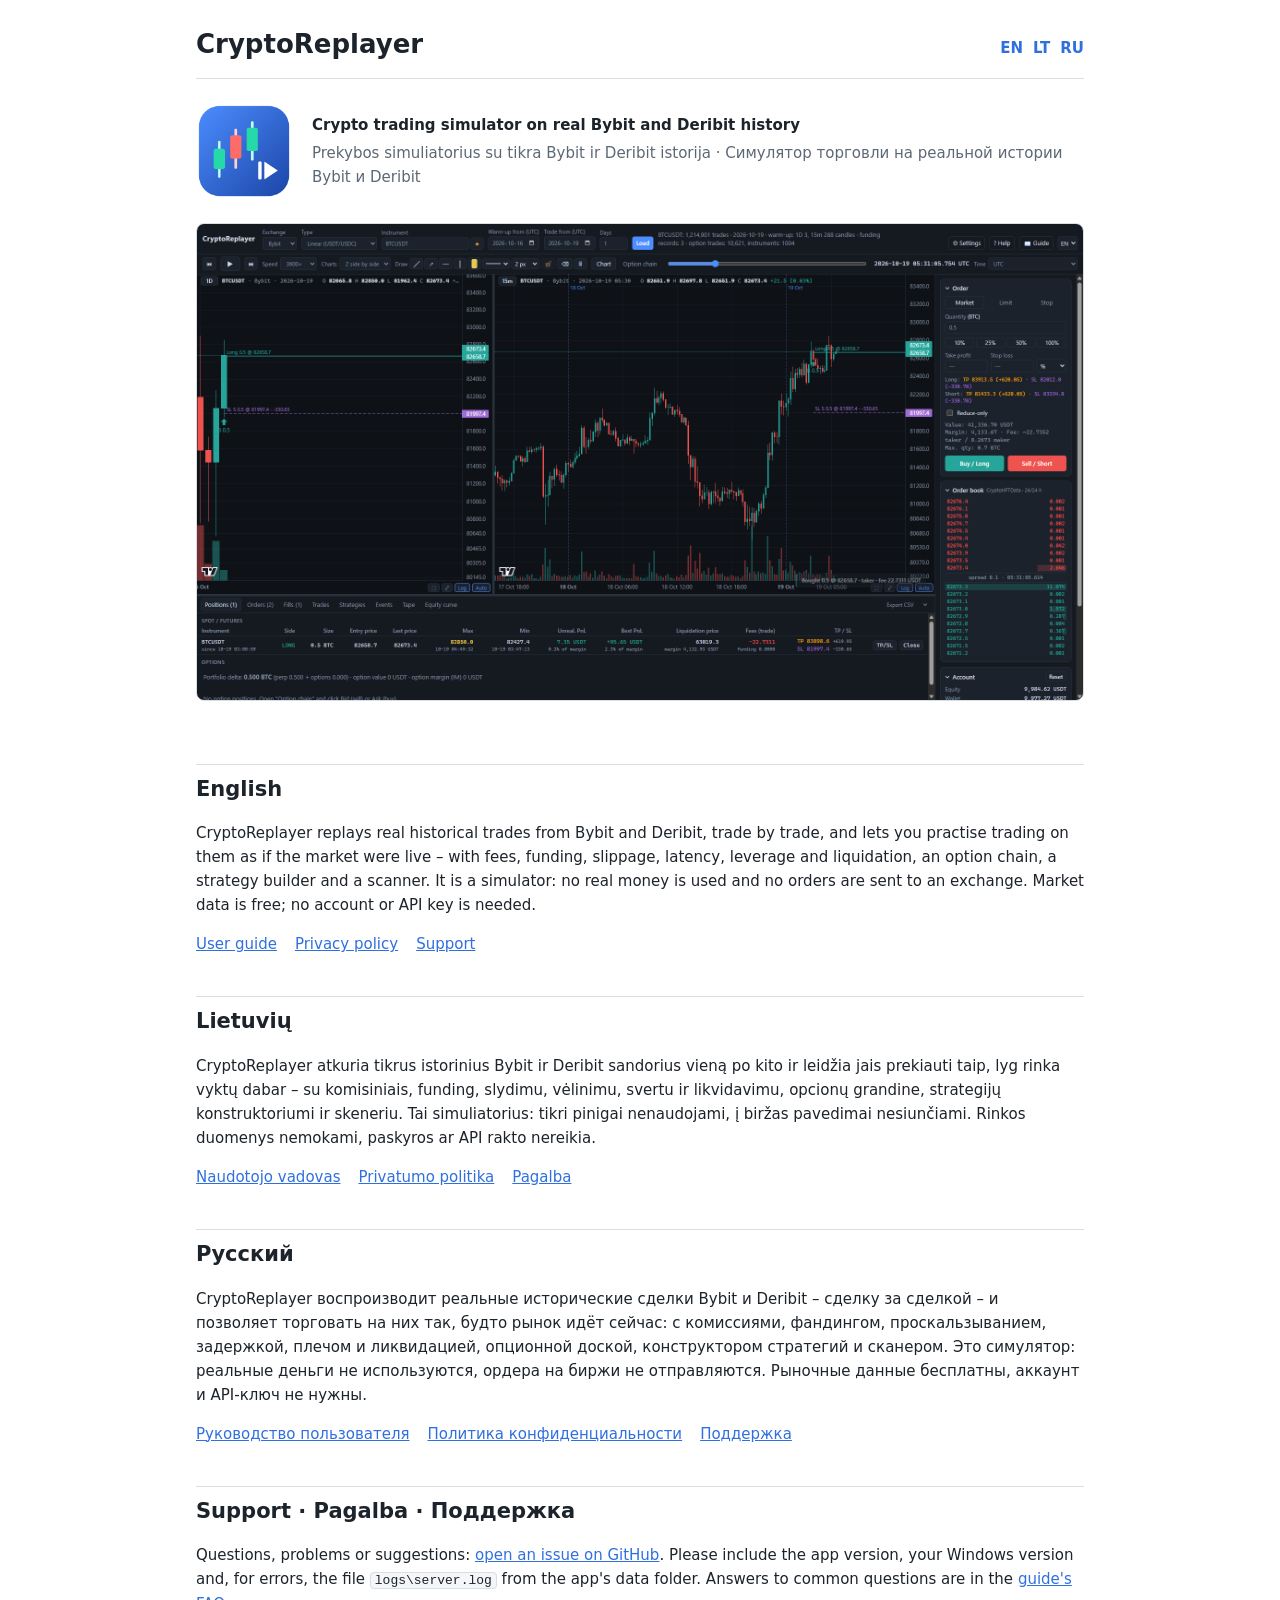
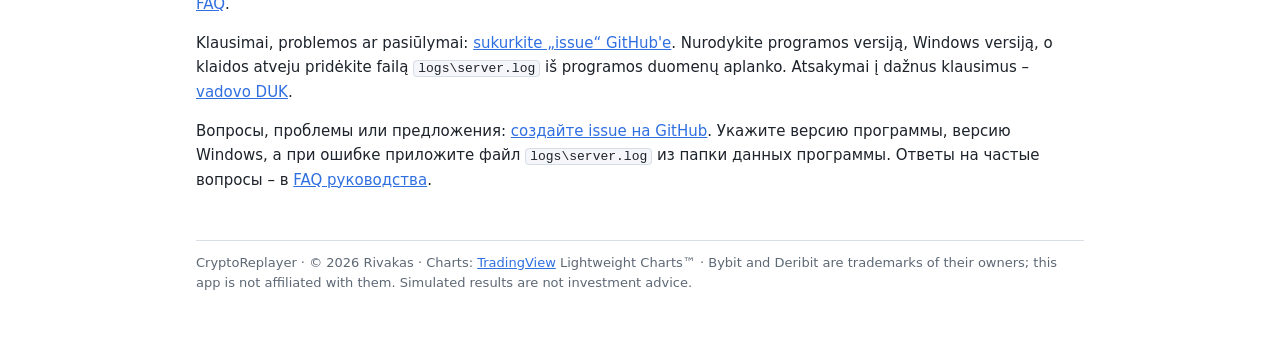
<file: index.html>
<!doctype html>
<html lang="en">
<head>
  <meta charset="utf-8">
  <meta name="viewport" content="width=device-width, initial-scale=1">
  <title>CryptoReplayer</title>
  <meta name="description" content="Replay real historical Bybit and Deribit trades and practise trading on them – a free crypto trading simulator for Windows.">
  <link rel="icon" href="logo.png">
  <link rel="stylesheet" href="guide.css">
  <style>
    .hero { display: flex; gap: 20px; align-items: center; margin: 24px 0 8px; }
    .hero img { width: 96px; height: 96px; }
    .hero p { margin: 4px 0 0; color: var(--muted); }
    .shot { width: 100%; height: auto; border: 1px solid var(--line); border-radius: 8px; margin: 16px 0; }
    .links { display: flex; flex-wrap: wrap; gap: 8px 18px; margin: 10px 0; }
    section { scroll-margin-top: 12px; }
  </style>
</head>
<body>
<div class="wrap">
<header class="top">
  <h1>CryptoReplayer</h1>
  <div class="langs"><a href="#en">EN</a><a href="#lt">LT</a><a href="#ru">RU</a></div>
</header>

<div class="hero">
  <img src="logo.png" alt="">
  <div>
    <b>Crypto trading simulator on real Bybit and Deribit history</b>
    <p>Prekybos simuliatorius su tikra Bybit ir Deribit istorija · Симулятор торговли на реальной истории Bybit и Deribit</p>
  </div>
</div>
<img class="shot" src="screenshot-en.png" alt="CryptoReplayer: two synchronised charts, order ticket and positions" width="1920" height="1080">

<section id="en" lang="en">
<h2>English</h2>
<p>CryptoReplayer replays real historical trades from Bybit and Deribit, trade by trade, and lets you practise trading on them as if the market were live – with fees, funding, slippage, latency, leverage and liquidation, an option chain, a strategy builder and a scanner. It is a simulator: no real money is used and no orders are sent to an exchange. Market data is free; no account or API key is needed.</p>
<div class="links"><a href="en.html">User guide</a><a href="privacy.html#en">Privacy policy</a><a href="#support">Support</a></div>
</section>

<section id="lt" lang="lt">
<h2>Lietuvių</h2>
<p>CryptoReplayer atkuria tikrus istorinius Bybit ir Deribit sandorius vieną po kito ir leidžia jais prekiauti taip, lyg rinka vyktų dabar – su komisiniais, funding, slydimu, vėlinimu, svertu ir likvidavimu, opcionų grandine, strategijų konstruktoriumi ir skeneriu. Tai simuliatorius: tikri pinigai nenaudojami, į biržas pavedimai nesiunčiami. Rinkos duomenys nemokami, paskyros ar API rakto nereikia.</p>
<div class="links"><a href="lt.html">Naudotojo vadovas</a><a href="privacy.html#lt">Privatumo politika</a><a href="#support">Pagalba</a></div>
</section>

<section id="ru" lang="ru">
<h2>Русский</h2>
<p>CryptoReplayer воспроизводит реальные исторические сделки Bybit и Deribit – сделку за сделкой – и позволяет торговать на них так, будто рынок идёт сейчас: с комиссиями, фандингом, проскальзыванием, задержкой, плечом и ликвидацией, опционной доской, конструктором стратегий и сканером. Это симулятор: реальные деньги не используются, ордера на биржи не отправляются. Рыночные данные бесплатны, аккаунт и API-ключ не нужны.</p>
<div class="links"><a href="ru.html">Руководство пользователя</a><a href="privacy.html#ru">Политика конфиденциальности</a><a href="#support">Поддержка</a></div>
</section>

<section id="support">
<h2>Support · Pagalba · Поддержка</h2>
<p lang="en">Questions, problems or suggestions: <a href="https://github.com/Rivakas/cryptoreplayer-site/issues">open an issue on GitHub</a>. Please include the app version, your Windows version and, for errors, the file <code>logs\server.log</code> from the app's data folder. Answers to common questions are in the <a href="en.html#faq">guide's FAQ</a>.</p>
<p lang="lt">Klausimai, problemos ar pasiūlymai: <a href="https://github.com/Rivakas/cryptoreplayer-site/issues">sukurkite „issue“ GitHub'e</a>. Nurodykite programos versiją, Windows versiją, o klaidos atveju pridėkite failą <code>logs\server.log</code> iš programos duomenų aplanko. Atsakymai į dažnus klausimus – <a href="lt.html#faq">vadovo DUK</a>.</p>
<p lang="ru">Вопросы, проблемы или предложения: <a href="https://github.com/Rivakas/cryptoreplayer-site/issues">создайте issue на GitHub</a>. Укажите версию программы, версию Windows, а при ошибке приложите файл <code>logs\server.log</code> из папки данных программы. Ответы на частые вопросы – в <a href="ru.html#faq">FAQ руководства</a>.</p>
</section>

<footer>CryptoReplayer · © 2026 Rivakas · Charts: <a href="https://www.tradingview.com/">TradingView</a> Lightweight Charts™ · Bybit and Deribit are trademarks of their owners; this app is not affiliated with them. Simulated results are not investment advice.</footer>
</div>
</body>
</html>
</file>
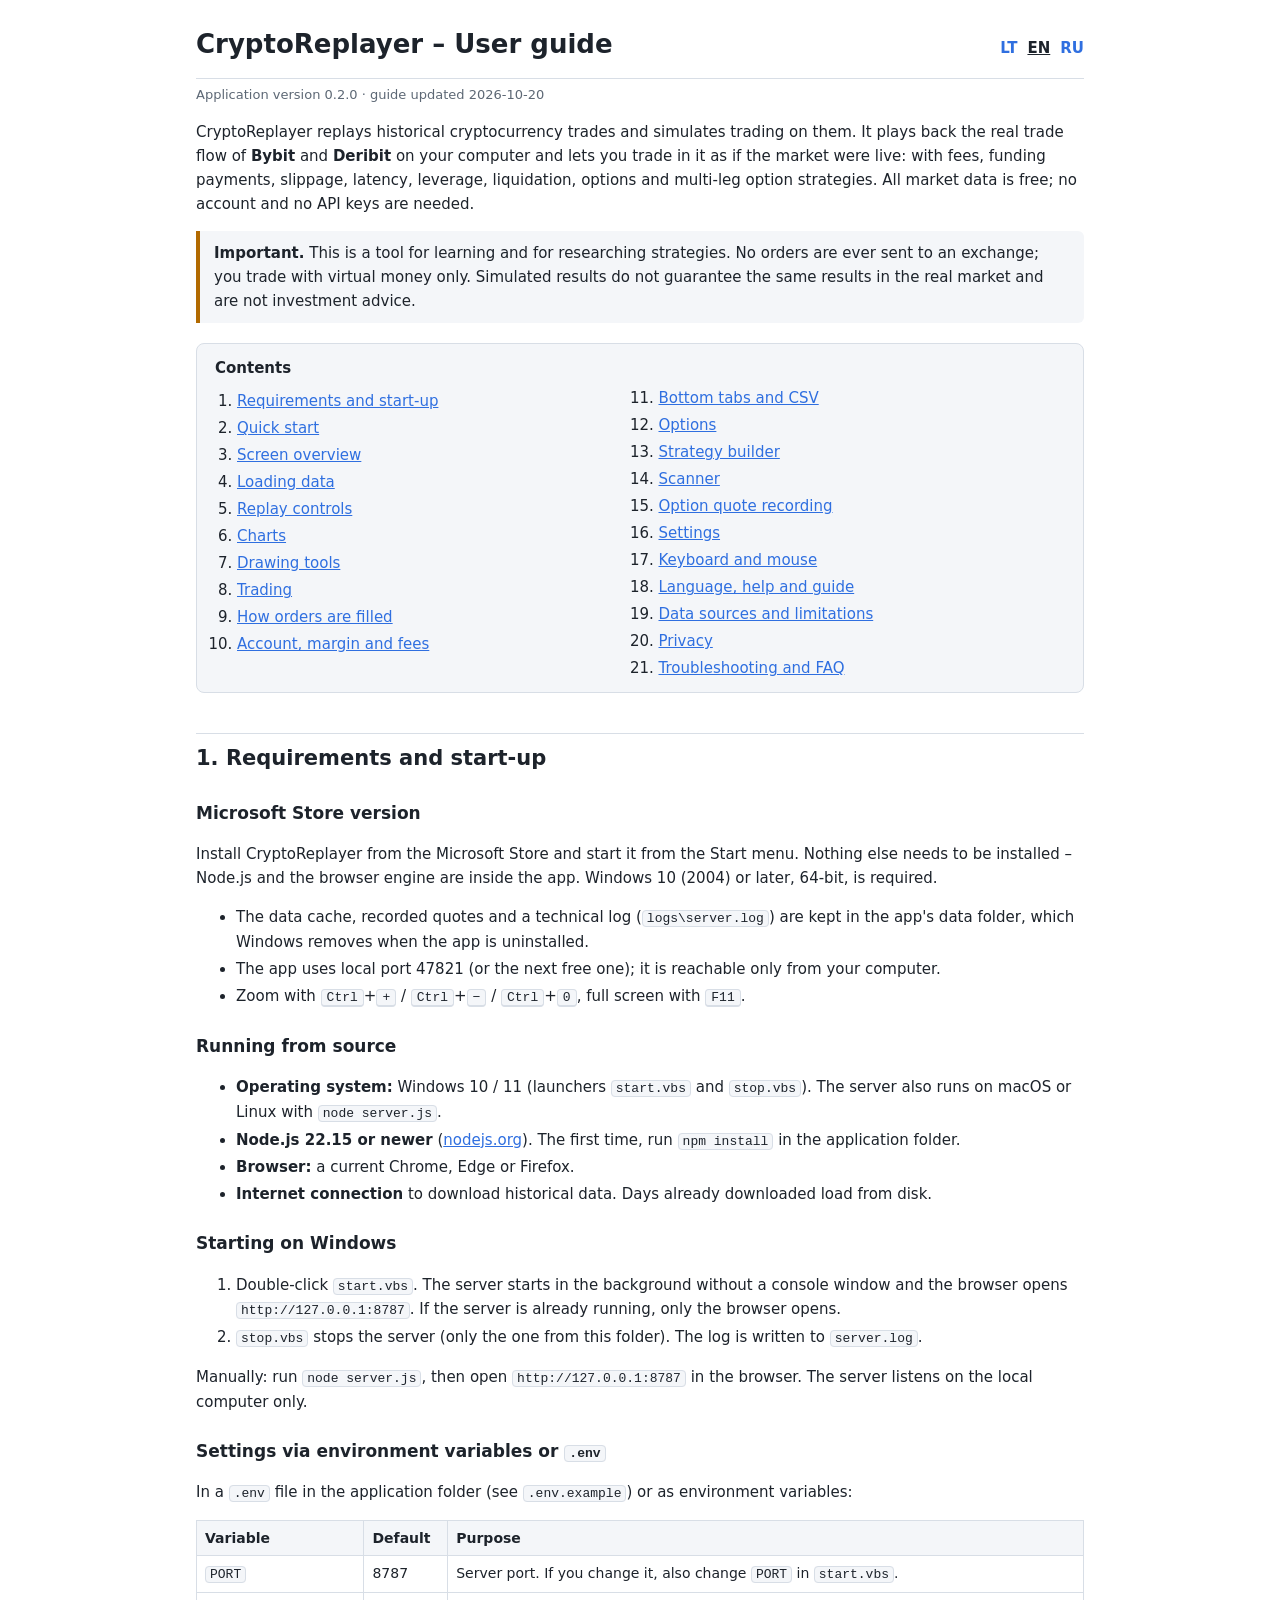
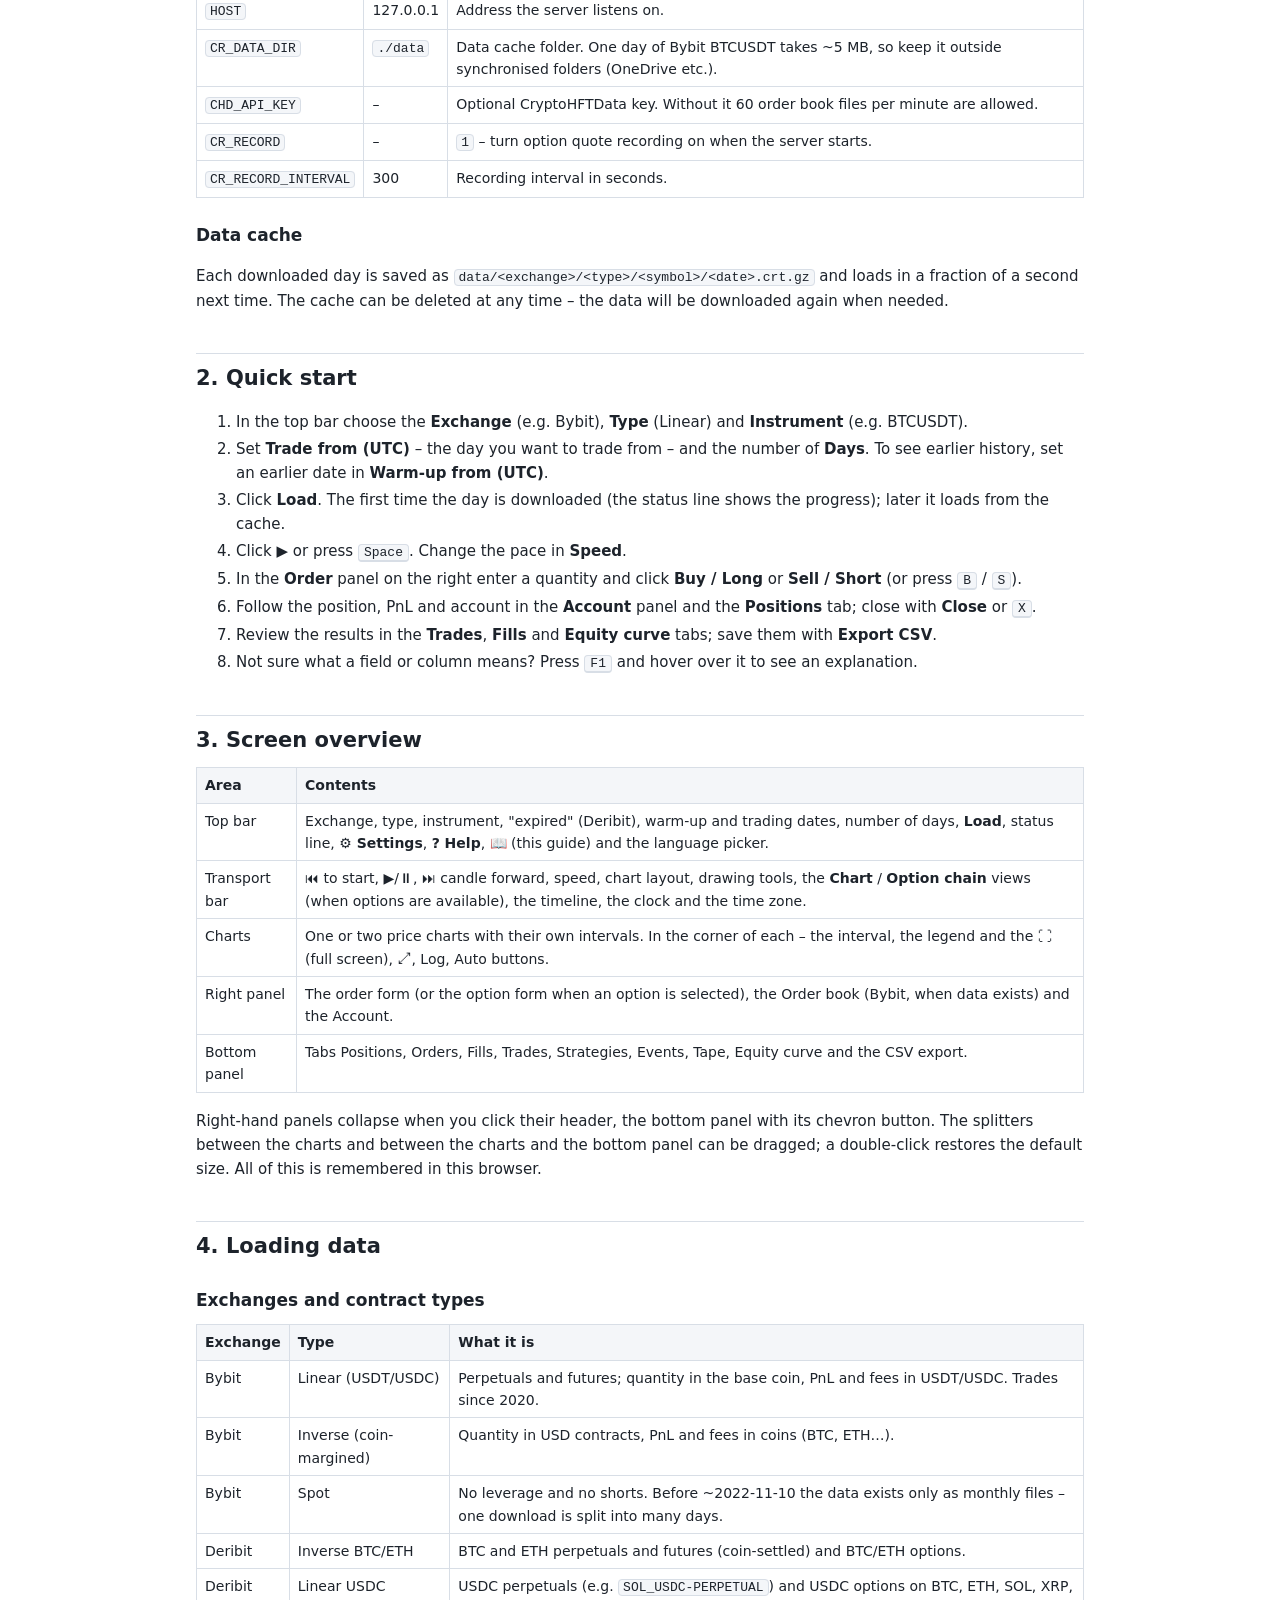
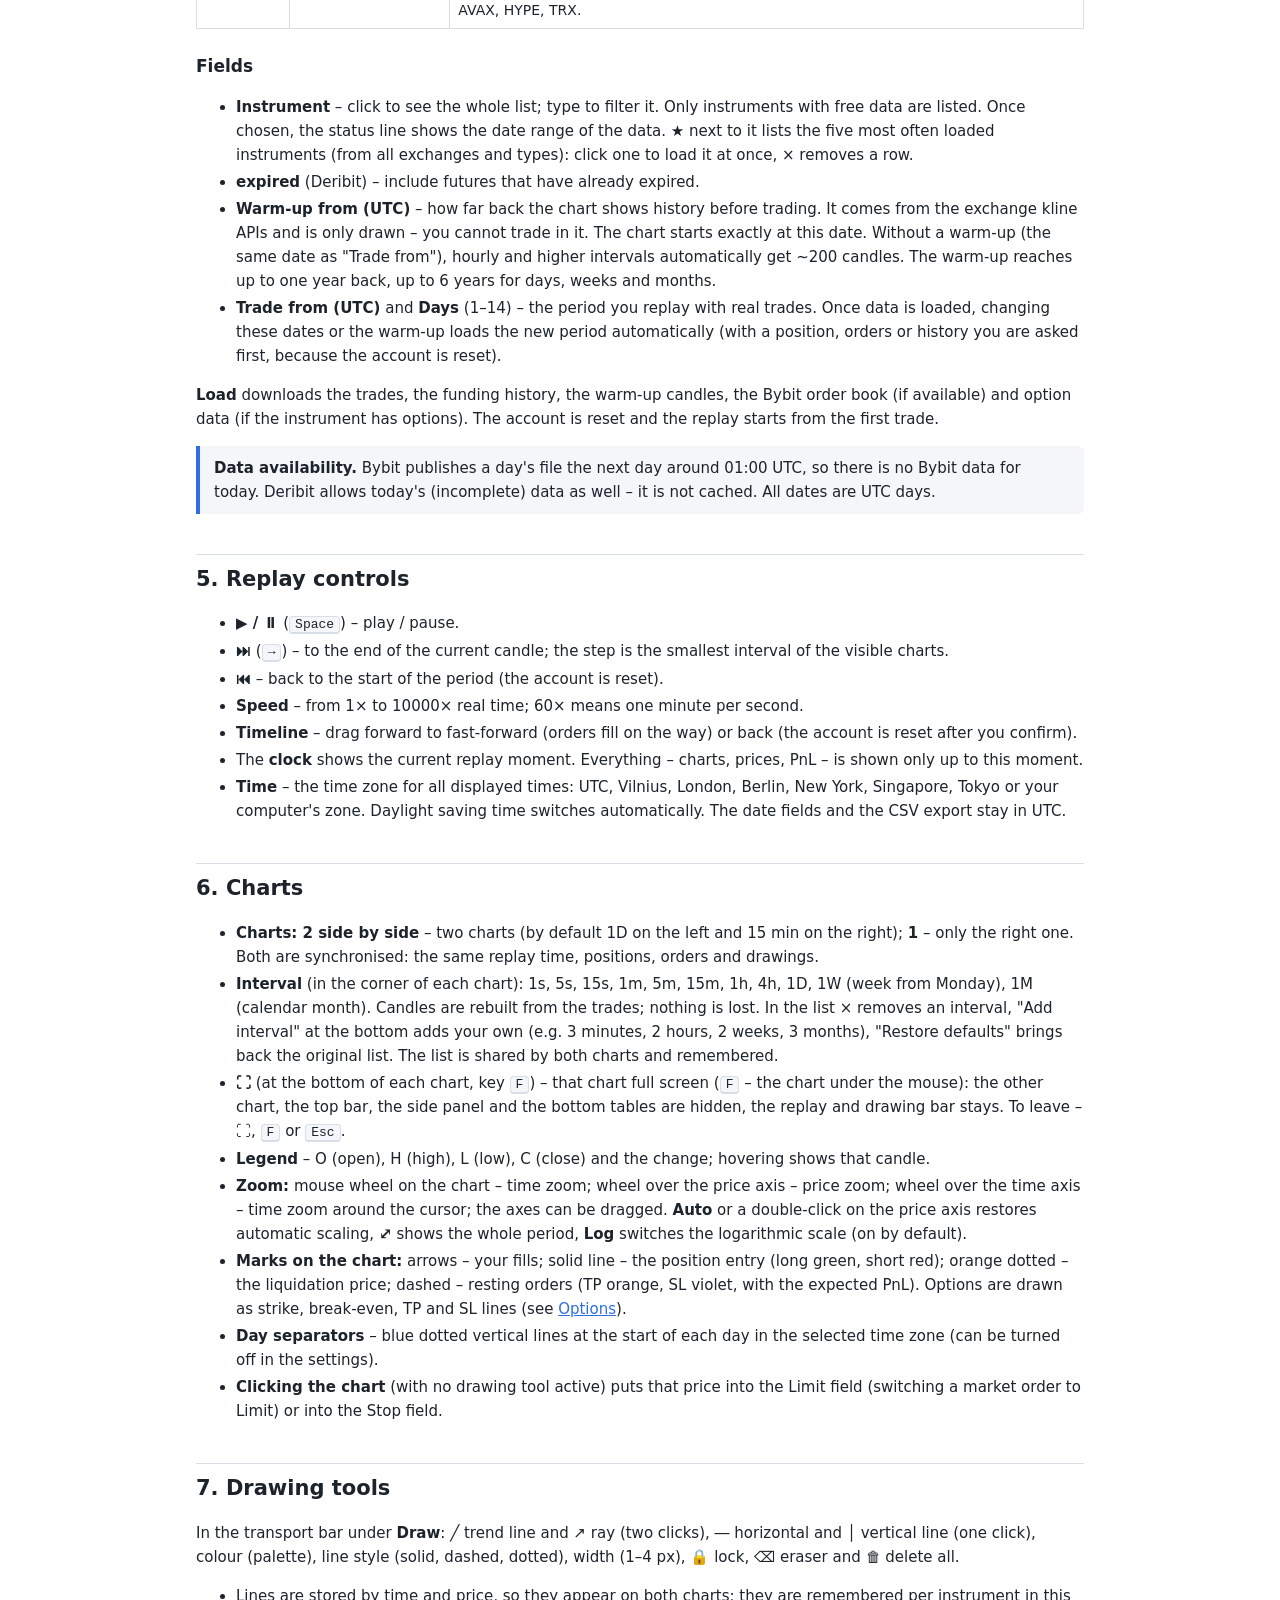
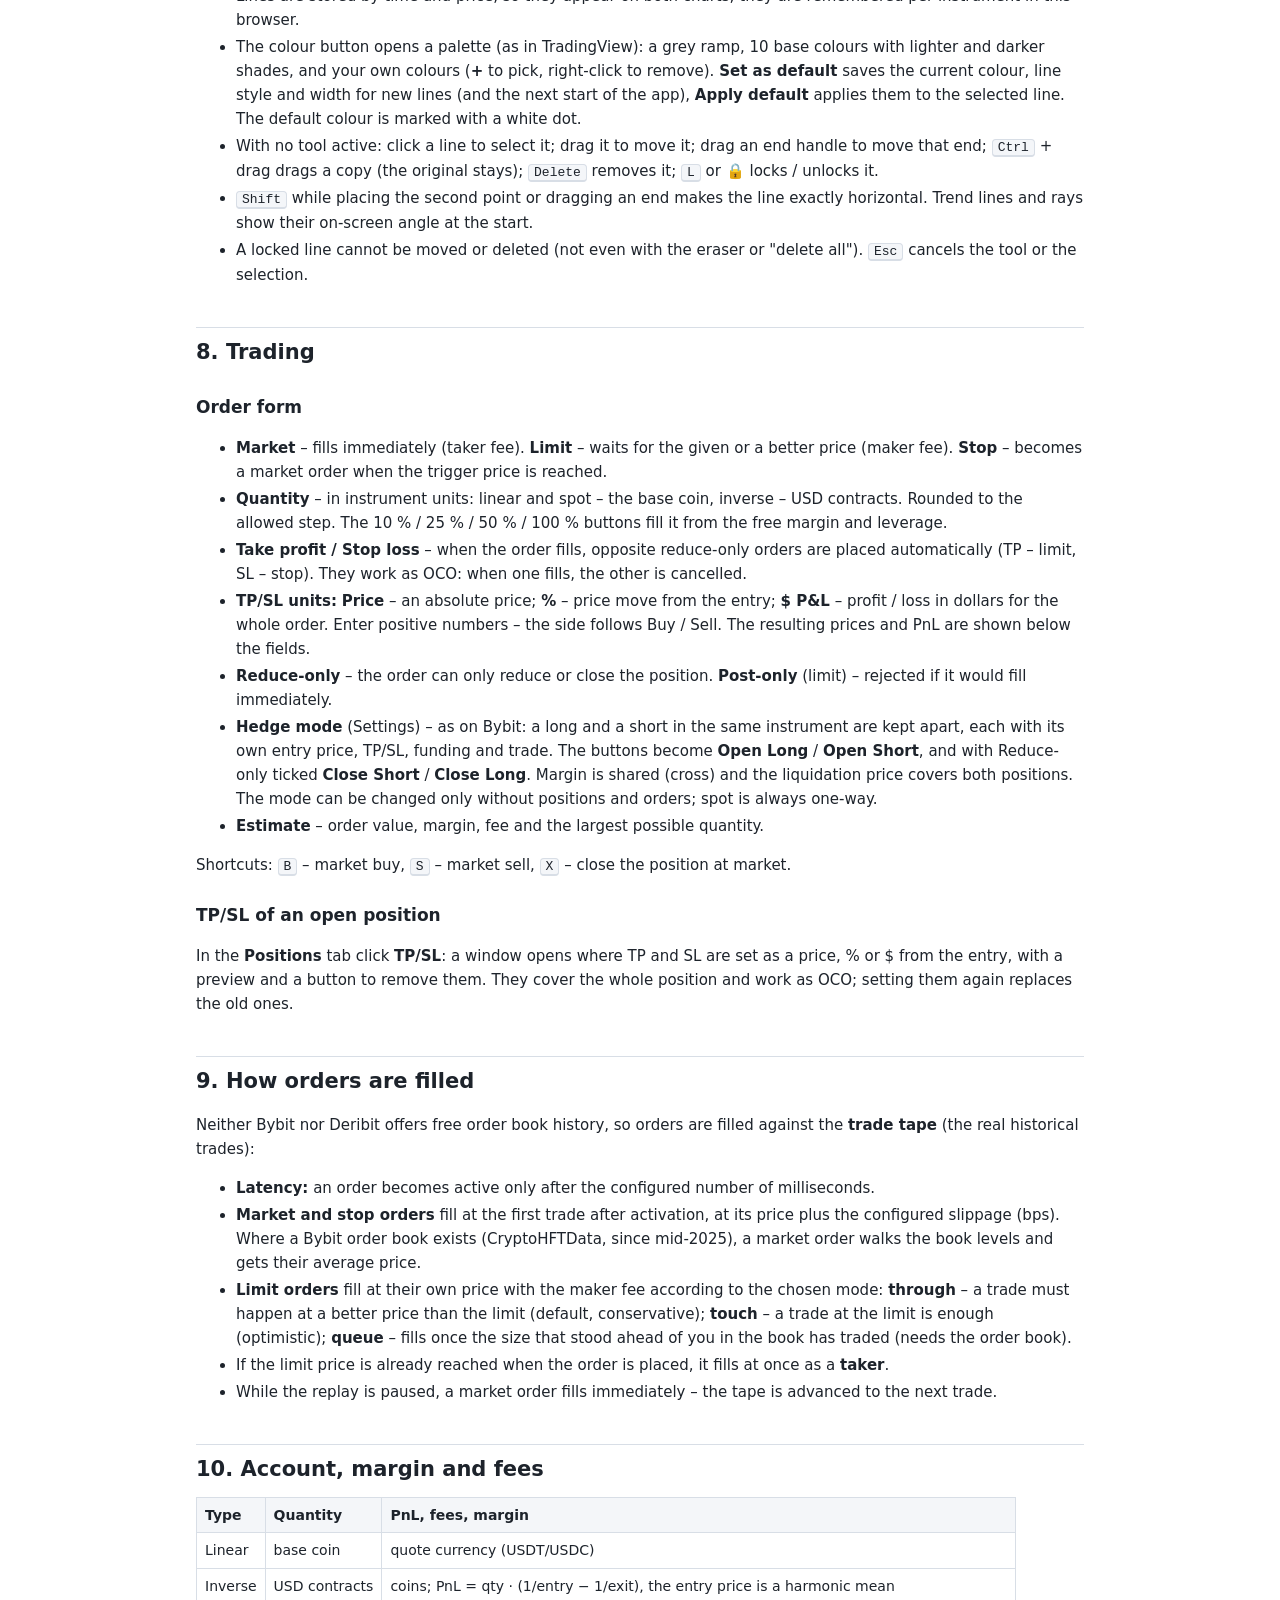
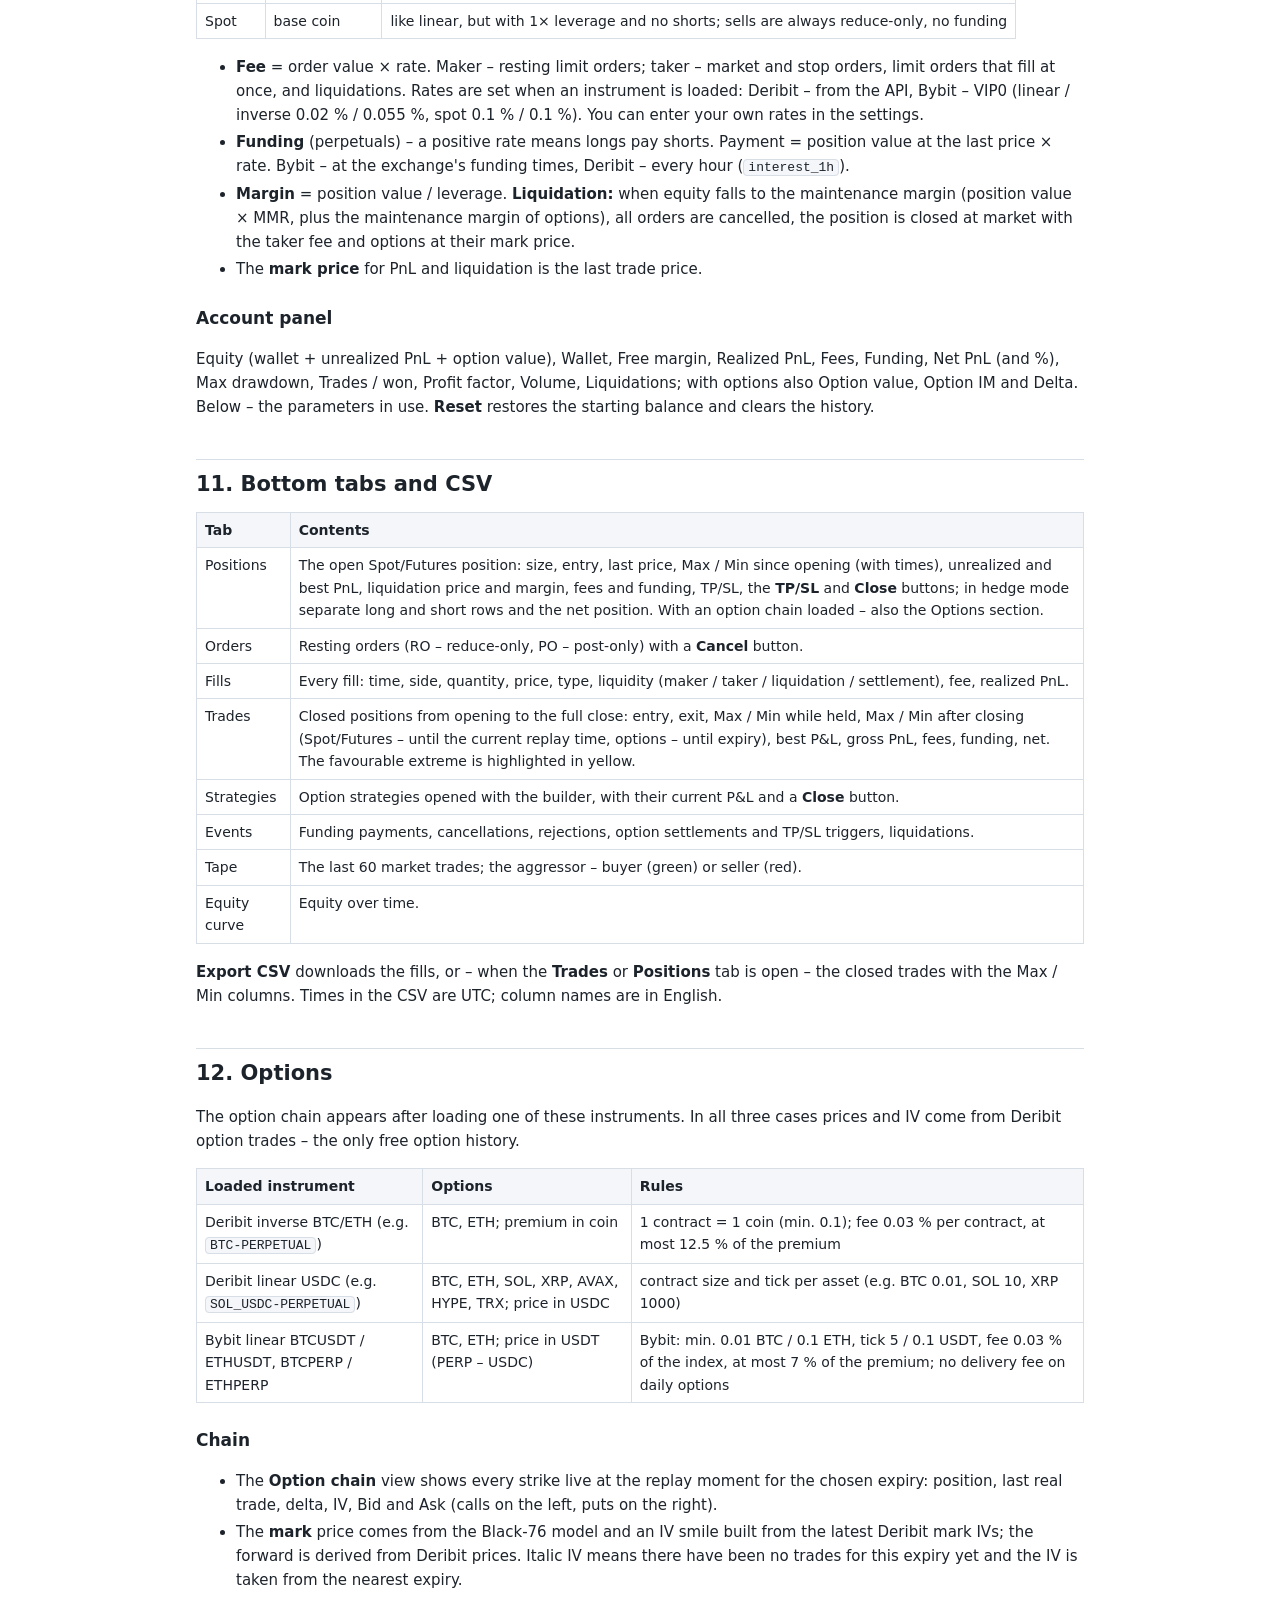
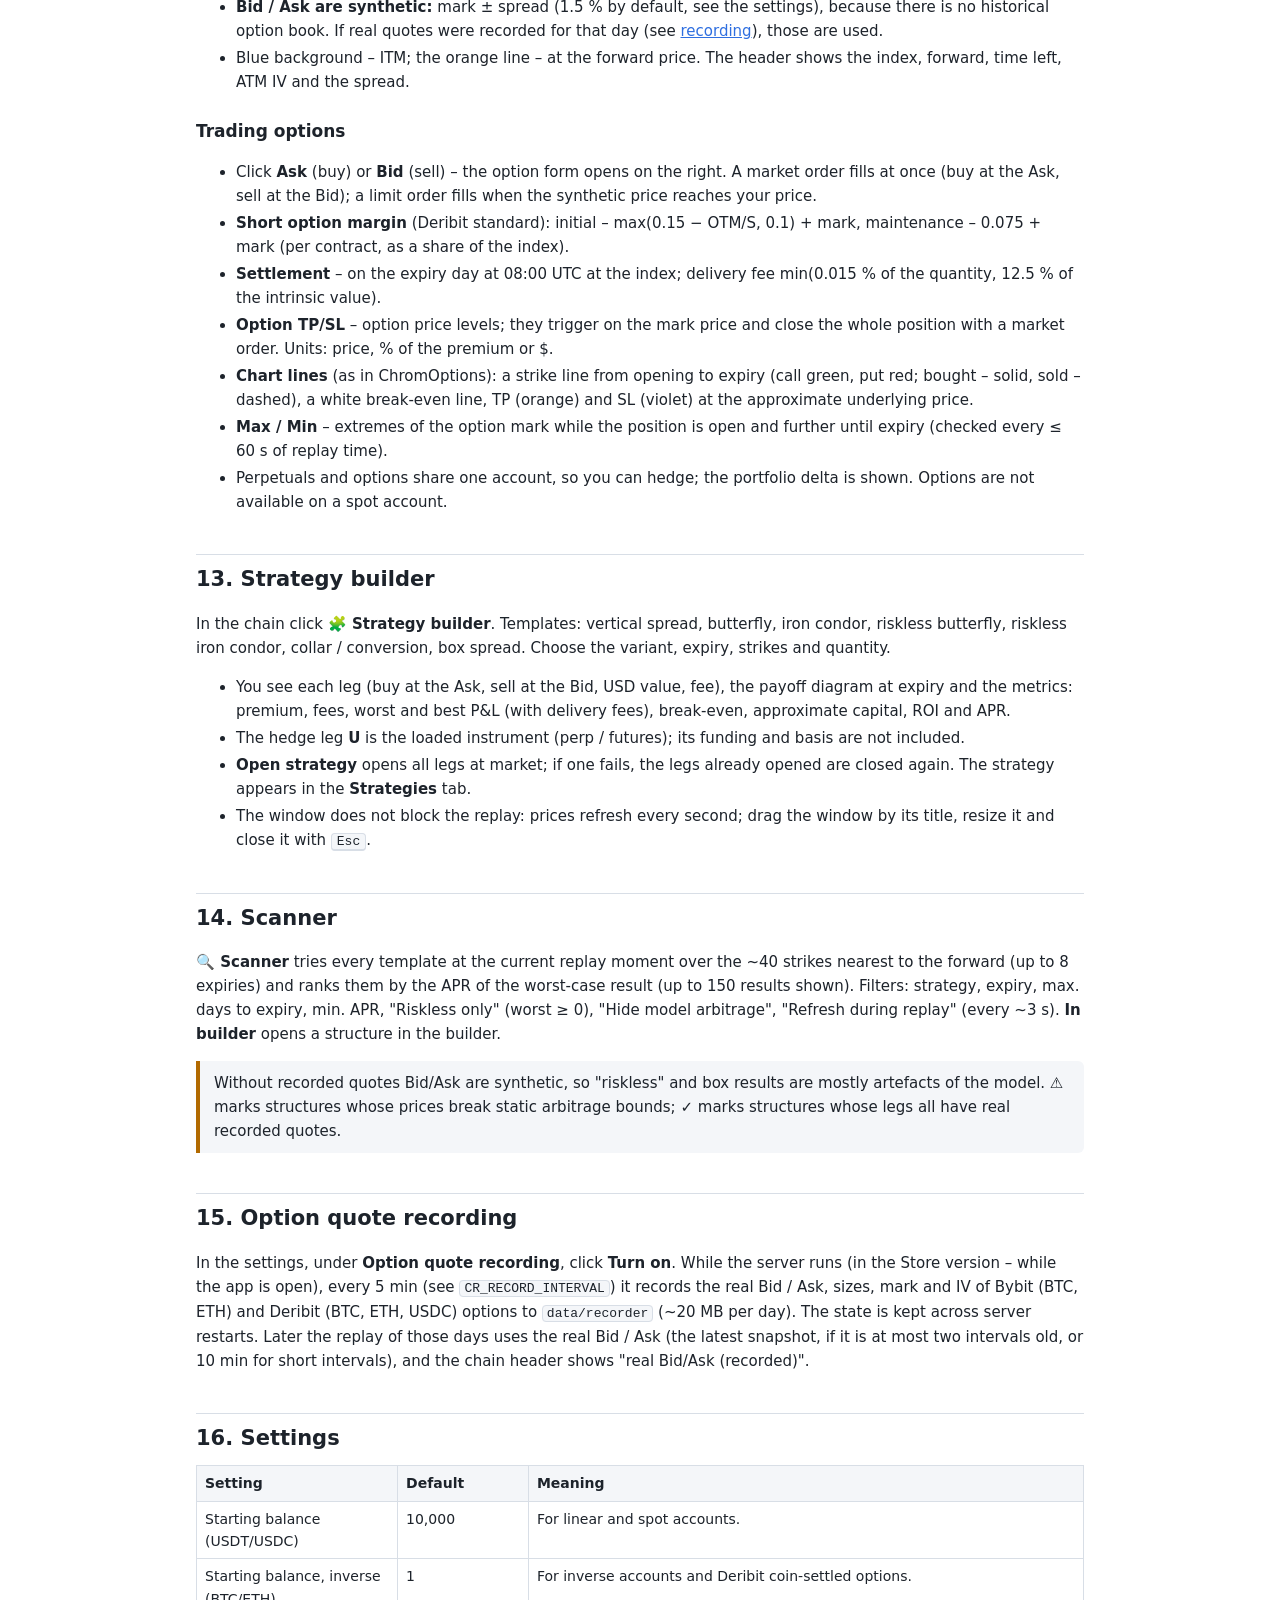
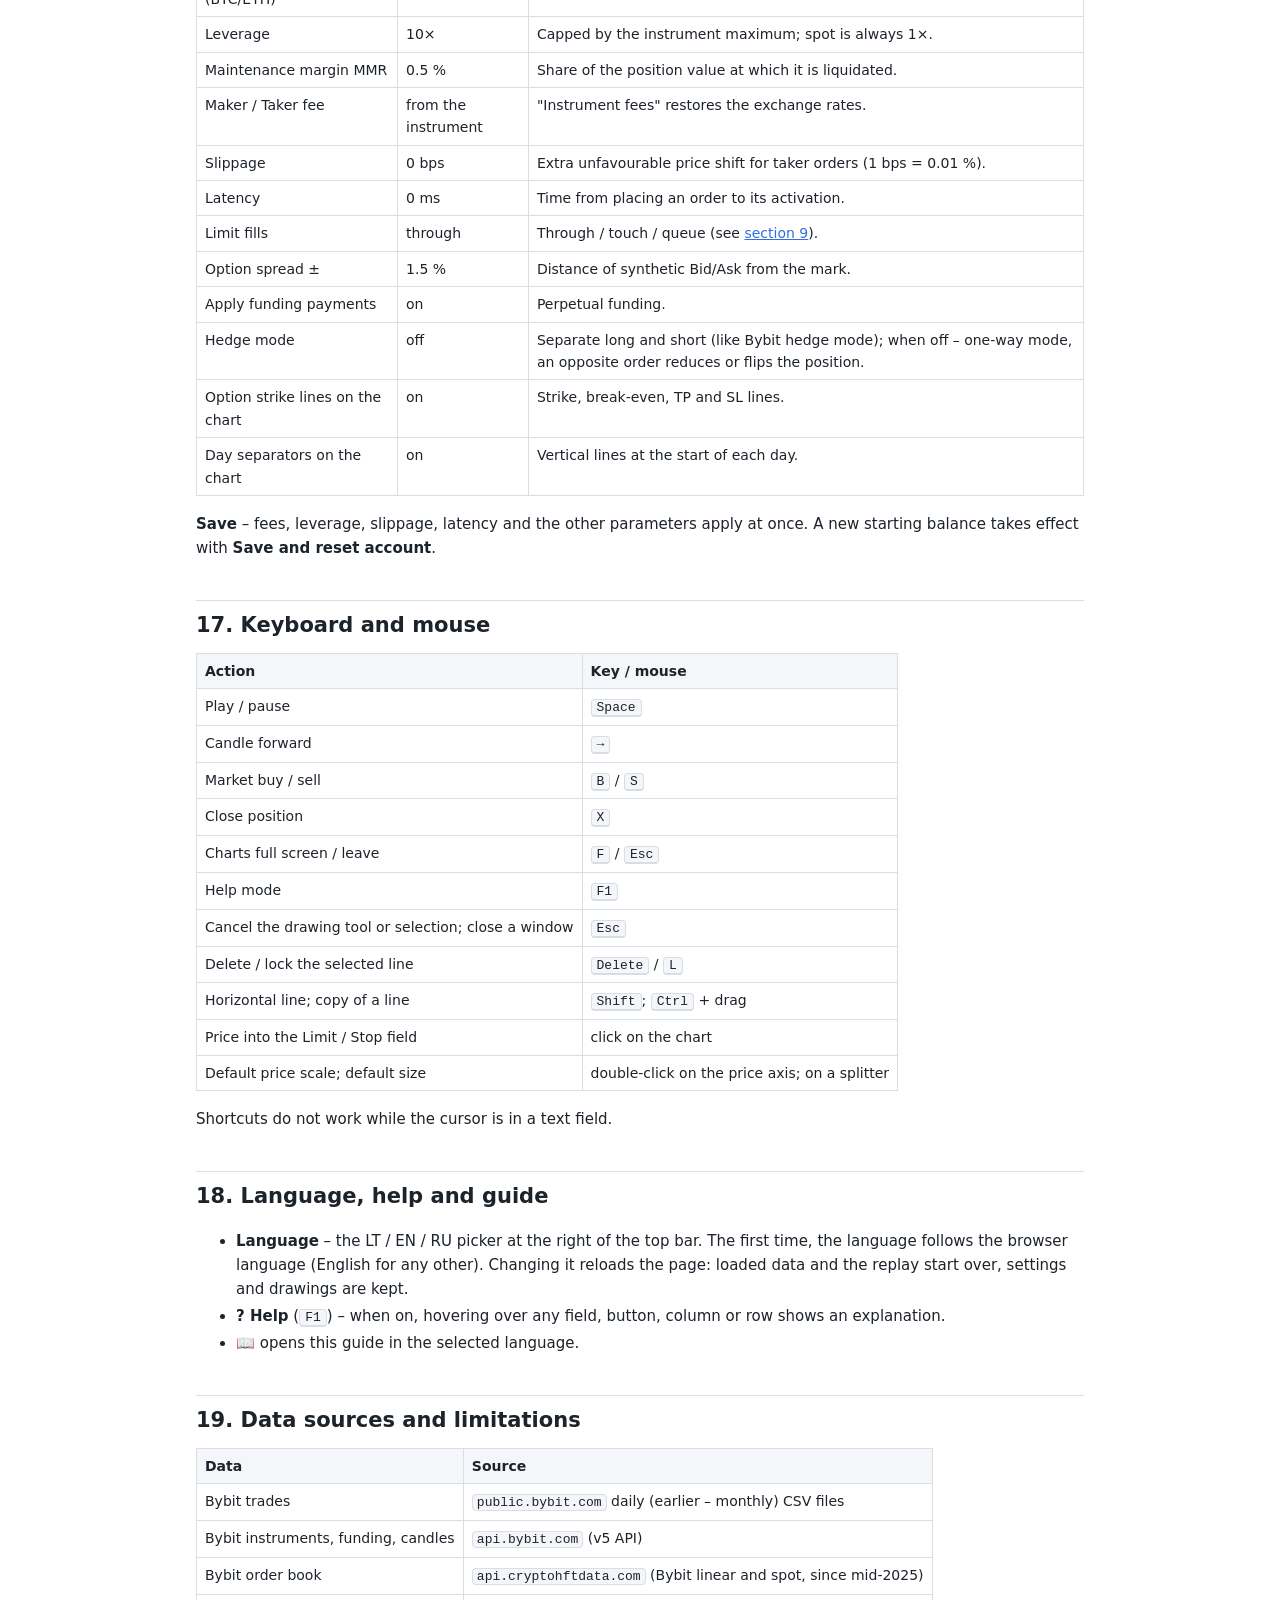
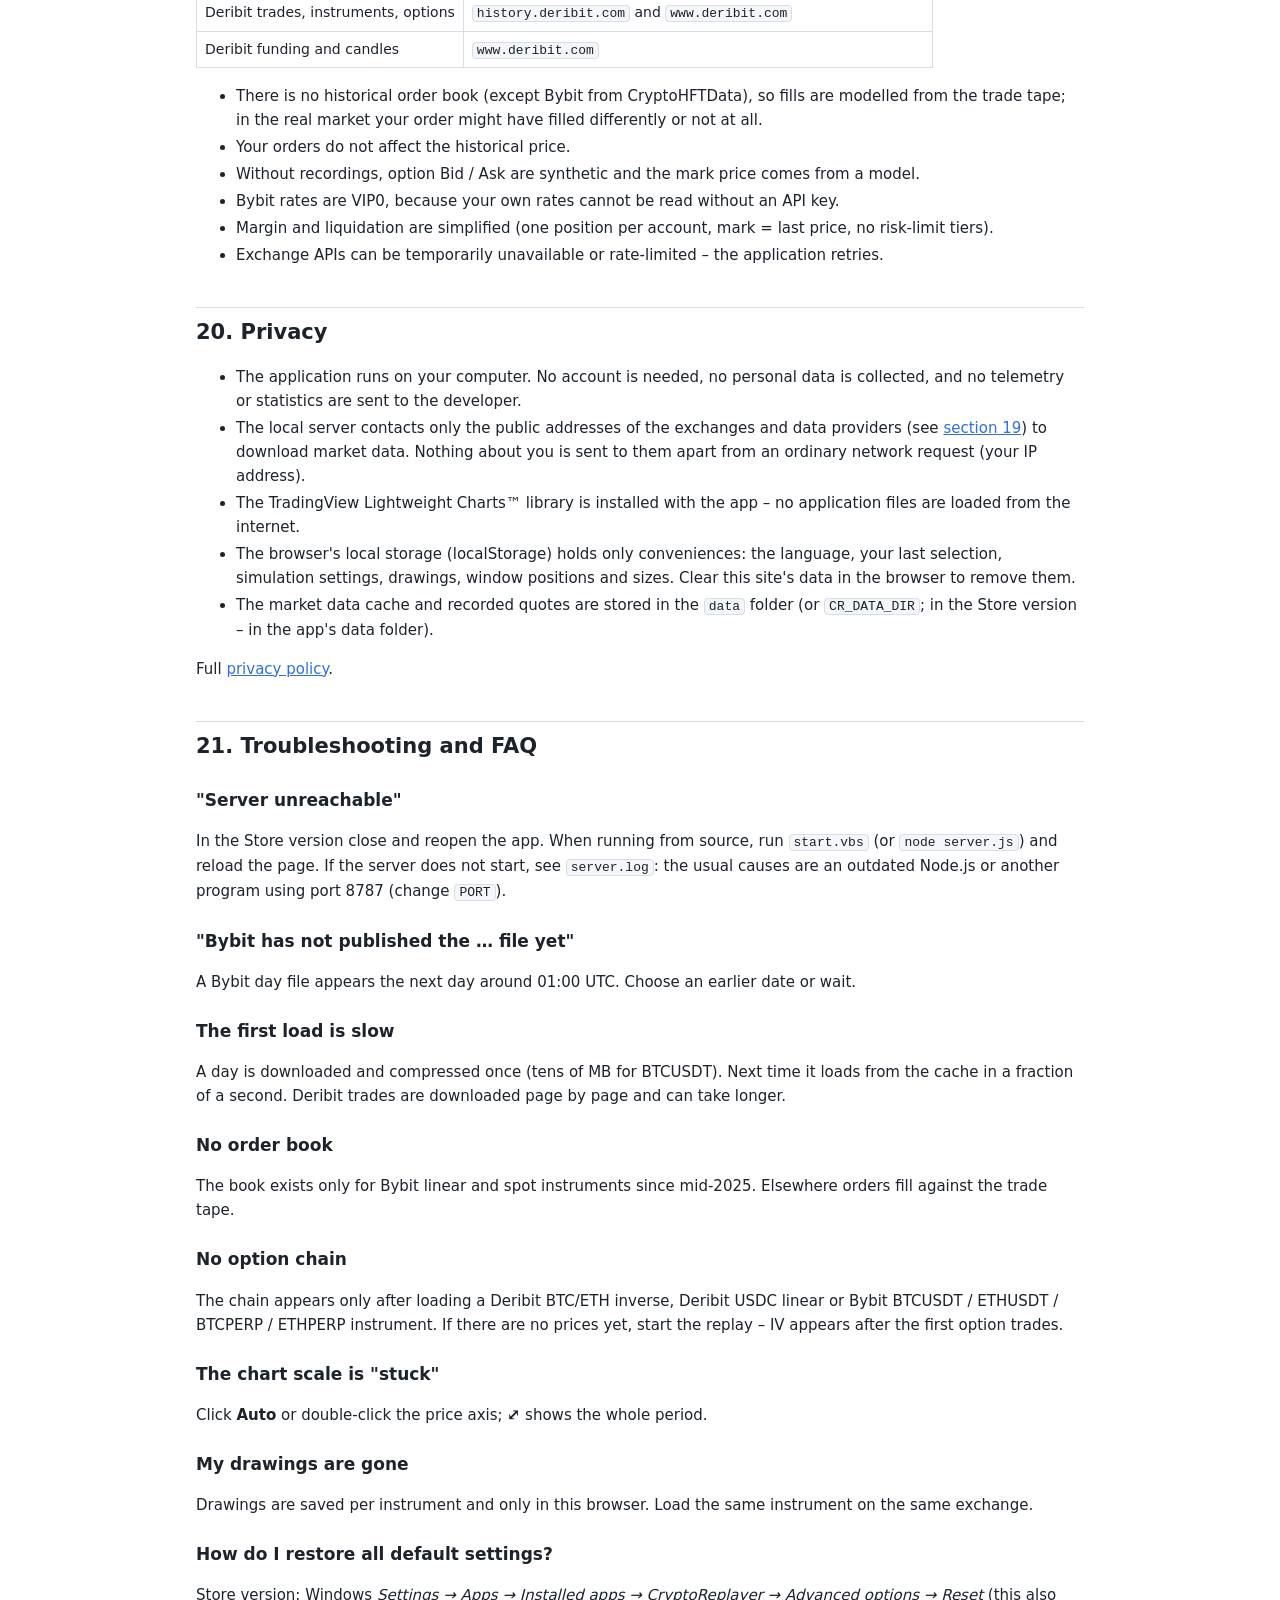
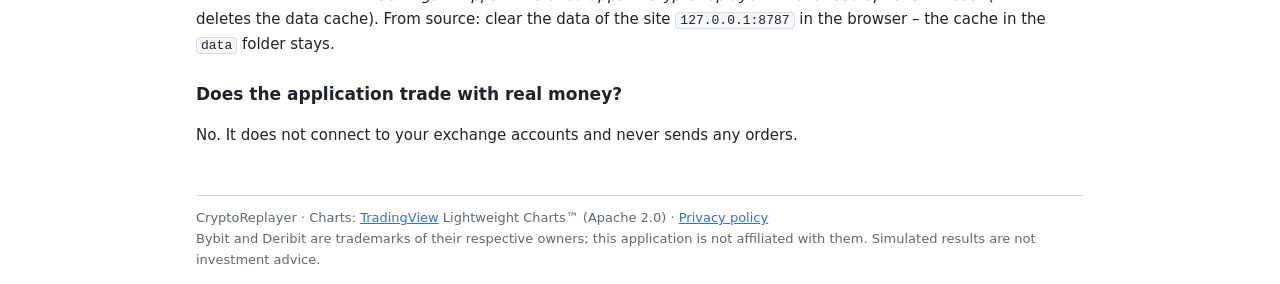
<file: en.html>
<!doctype html>
<html lang="en">
<head>
  <meta charset="utf-8">
  <meta name="viewport" content="width=device-width, initial-scale=1">
  <title>CryptoReplayer – User guide</title>
  <link rel="stylesheet" href="guide.css">
</head>
<body>
<div class="wrap">
<header class="top">
  <h1>CryptoReplayer – User guide</h1>
  <div class="langs"><a href="lt.html" hreflang="lt">LT</a><a href="en.html" aria-current="page">EN</a><a href="ru.html" hreflang="ru">RU</a></div>
</header>
<p class="meta">Application version 0.2.0 · guide updated 2026-10-20</p>

<p>CryptoReplayer replays historical cryptocurrency trades and simulates trading on them. It plays back the real trade flow of <b>Bybit</b> and <b>Deribit</b> on your computer and lets you trade in it as if the market were live: with fees, funding payments, slippage, latency, leverage, liquidation, options and multi-leg option strategies. All market data is free; no account and no API keys are needed.</p>

<div class="warn"><b>Important.</b> This is a tool for learning and for researching strategies. No orders are ever sent to an exchange; you trade with virtual money only. Simulated results do not guarantee the same results in the real market and are not investment advice.</div>

<nav class="toc"><b>Contents</b>
<ol>
  <li><a href="#start">Requirements and start-up</a></li>
  <li><a href="#quick">Quick start</a></li>
  <li><a href="#screen">Screen overview</a></li>
  <li><a href="#load">Loading data</a></li>
  <li><a href="#replay">Replay controls</a></li>
  <li><a href="#charts">Charts</a></li>
  <li><a href="#draw">Drawing tools</a></li>
  <li><a href="#trade">Trading</a></li>
  <li><a href="#fills">How orders are filled</a></li>
  <li><a href="#account">Account, margin and fees</a></li>
  <li><a href="#tabs">Bottom tabs and CSV</a></li>
  <li><a href="#options">Options</a></li>
  <li><a href="#builder">Strategy builder</a></li>
  <li><a href="#scanner">Scanner</a></li>
  <li><a href="#recorder">Option quote recording</a></li>
  <li><a href="#settings">Settings</a></li>
  <li><a href="#keys">Keyboard and mouse</a></li>
  <li><a href="#lang">Language, help and guide</a></li>
  <li><a href="#limits">Data sources and limitations</a></li>
  <li><a href="#privacy">Privacy</a></li>
  <li><a href="#faq">Troubleshooting and FAQ</a></li>
</ol>
</nav>

<h2 id="start">1. Requirements and start-up</h2>
<h3>Microsoft Store version</h3>
<p>Install CryptoReplayer from the Microsoft Store and start it from the Start menu. Nothing else needs to be installed – Node.js and the browser engine are inside the app. Windows 10 (2004) or later, 64-bit, is required.</p>
<ul>
  <li>The data cache, recorded quotes and a technical log (<code>logs\server.log</code>) are kept in the app's data folder, which Windows removes when the app is uninstalled.</li>
  <li>The app uses local port 47821 (or the next free one); it is reachable only from your computer.</li>
  <li>Zoom with <kbd>Ctrl</kbd>+<kbd>+</kbd> / <kbd>Ctrl</kbd>+<kbd>−</kbd> / <kbd>Ctrl</kbd>+<kbd>0</kbd>, full screen with <kbd>F11</kbd>.</li>
</ul>
<h3>Running from source</h3>
<ul>
  <li><b>Operating system:</b> Windows 10 / 11 (launchers <code>start.vbs</code> and <code>stop.vbs</code>). The server also runs on macOS or Linux with <code>node server.js</code>.</li>
  <li><b>Node.js 22.15 or newer</b> (<a href="https://nodejs.org">nodejs.org</a>). The first time, run <code>npm install</code> in the application folder.</li>
  <li><b>Browser:</b> a current Chrome, Edge or Firefox.</li>
  <li><b>Internet connection</b> to download historical data. Days already downloaded load from disk.</li>
</ul>
<h3>Starting on Windows</h3>
<ol>
  <li>Double-click <code>start.vbs</code>. The server starts in the background without a console window and the browser opens <code>http://127.0.0.1:8787</code>. If the server is already running, only the browser opens.</li>
  <li><code>stop.vbs</code> stops the server (only the one from this folder). The log is written to <code>server.log</code>.</li>
</ol>
<p>Manually: run <code>node server.js</code>, then open <code>http://127.0.0.1:8787</code> in the browser. The server listens on the local computer only.</p>
<h3>Settings via environment variables or <code>.env</code></h3>
<p>In a <code>.env</code> file in the application folder (see <code>.env.example</code>) or as environment variables:</p>
<table>
  <tr><th>Variable</th><th>Default</th><th>Purpose</th></tr>
  <tr><td><code>PORT</code></td><td>8787</td><td>Server port. If you change it, also change <code>PORT</code> in <code>start.vbs</code>.</td></tr>
  <tr><td><code>HOST</code></td><td>127.0.0.1</td><td>Address the server listens on.</td></tr>
  <tr><td><code>CR_DATA_DIR</code></td><td><code>./data</code></td><td>Data cache folder. One day of Bybit BTCUSDT takes ~5 MB, so keep it outside synchronised folders (OneDrive etc.).</td></tr>
  <tr><td><code>CHD_API_KEY</code></td><td>–</td><td>Optional CryptoHFTData key. Without it 60 order book files per minute are allowed.</td></tr>
  <tr><td><code>CR_RECORD</code></td><td>–</td><td><code>1</code> – turn option quote recording on when the server starts.</td></tr>
  <tr><td><code>CR_RECORD_INTERVAL</code></td><td>300</td><td>Recording interval in seconds.</td></tr>
</table>
<h3>Data cache</h3>
<p>Each downloaded day is saved as <code>data/&lt;exchange&gt;/&lt;type&gt;/&lt;symbol&gt;/&lt;date&gt;.crt.gz</code> and loads in a fraction of a second next time. The cache can be deleted at any time – the data will be downloaded again when needed.</p>

<h2 id="quick">2. Quick start</h2>
<ol>
  <li>In the top bar choose the <b>Exchange</b> (e.g. Bybit), <b>Type</b> (Linear) and <b>Instrument</b> (e.g. BTCUSDT).</li>
  <li>Set <b>Trade from (UTC)</b> – the day you want to trade from – and the number of <b>Days</b>. To see earlier history, set an earlier date in <b>Warm-up from (UTC)</b>.</li>
  <li>Click <b>Load</b>. The first time the day is downloaded (the status line shows the progress); later it loads from the cache.</li>
  <li>Click <b>▶</b> or press <kbd>Space</kbd>. Change the pace in <b>Speed</b>.</li>
  <li>In the <b>Order</b> panel on the right enter a quantity and click <b>Buy / Long</b> or <b>Sell / Short</b> (or press <kbd>B</kbd> / <kbd>S</kbd>).</li>
  <li>Follow the position, PnL and account in the <b>Account</b> panel and the <b>Positions</b> tab; close with <b>Close</b> or <kbd>X</kbd>.</li>
  <li>Review the results in the <b>Trades</b>, <b>Fills</b> and <b>Equity curve</b> tabs; save them with <b>Export CSV</b>.</li>
  <li>Not sure what a field or column means? Press <kbd>F1</kbd> and hover over it to see an explanation.</li>
</ol>

<h2 id="screen">3. Screen overview</h2>
<table>
  <tr><th>Area</th><th>Contents</th></tr>
  <tr><td>Top bar</td><td>Exchange, type, instrument, "expired" (Deribit), warm-up and trading dates, number of days, <b>Load</b>, status line, <b>⚙ Settings</b>, <b>? Help</b>, <b>📖</b> (this guide) and the language picker.</td></tr>
  <tr><td>Transport bar</td><td>⏮ to start, ▶/⏸, ⏭ candle forward, speed, chart layout, drawing tools, the <b>Chart</b> / <b>Option chain</b> views (when options are available), the timeline, the clock and the time zone.</td></tr>
  <tr><td>Charts</td><td>One or two price charts with their own intervals. In the corner of each – the interval, the legend and the ⛶ (full screen), ⤢, Log, Auto buttons.</td></tr>
  <tr><td>Right panel</td><td>The order form (or the option form when an option is selected), the Order book (Bybit, when data exists) and the Account.</td></tr>
  <tr><td>Bottom panel</td><td>Tabs Positions, Orders, Fills, Trades, Strategies, Events, Tape, Equity curve and the CSV export.</td></tr>
</table>
<p>Right-hand panels collapse when you click their header, the bottom panel with its chevron button. The splitters between the charts and between the charts and the bottom panel can be dragged; a double-click restores the default size. All of this is remembered in this browser.</p>

<h2 id="load">4. Loading data</h2>
<h3>Exchanges and contract types</h3>
<table>
  <tr><th>Exchange</th><th>Type</th><th>What it is</th></tr>
  <tr><td>Bybit</td><td>Linear (USDT/USDC)</td><td>Perpetuals and futures; quantity in the base coin, PnL and fees in USDT/USDC. Trades since 2020.</td></tr>
  <tr><td>Bybit</td><td>Inverse (coin-margined)</td><td>Quantity in USD contracts, PnL and fees in coins (BTC, ETH…).</td></tr>
  <tr><td>Bybit</td><td>Spot</td><td>No leverage and no shorts. Before ~2022-11-10 the data exists only as monthly files – one download is split into many days.</td></tr>
  <tr><td>Deribit</td><td>Inverse BTC/ETH</td><td>BTC and ETH perpetuals and futures (coin-settled) and BTC/ETH options.</td></tr>
  <tr><td>Deribit</td><td>Linear USDC</td><td>USDC perpetuals (e.g. <code>SOL_USDC-PERPETUAL</code>) and USDC options on BTC, ETH, SOL, XRP, AVAX, HYPE, TRX.</td></tr>
</table>
<h3>Fields</h3>
<ul>
  <li><b>Instrument</b> – click to see the whole list; type to filter it. Only instruments with free data are listed. Once chosen, the status line shows the date range of the data. <b>★</b> next to it lists the five most often loaded instruments (from all exchanges and types): click one to load it at once, × removes a row.</li>
  <li><b>expired</b> (Deribit) – include futures that have already expired.</li>
  <li><b>Warm-up from (UTC)</b> – how far back the chart shows history before trading. It comes from the exchange kline APIs and is only drawn – you cannot trade in it. The chart starts exactly at this date. Without a warm-up (the same date as "Trade from"), hourly and higher intervals automatically get ~200 candles. The warm-up reaches up to one year back, up to 6 years for days, weeks and months.</li>
  <li><b>Trade from (UTC)</b> and <b>Days</b> (1–14) – the period you replay with real trades. Once data is loaded, changing these dates or the warm-up loads the new period automatically (with a position, orders or history you are asked first, because the account is reset).</li>
</ul>
<p><b>Load</b> downloads the trades, the funding history, the warm-up candles, the Bybit order book (if available) and option data (if the instrument has options). The account is reset and the replay starts from the first trade.</p>
<div class="note"><b>Data availability.</b> Bybit publishes a day's file the next day around 01:00 UTC, so there is no Bybit data for today. Deribit allows today's (incomplete) data as well – it is not cached. All dates are UTC days.</div>

<h2 id="replay">5. Replay controls</h2>
<ul>
  <li><b>▶ / ⏸</b> (<kbd>Space</kbd>) – play / pause.</li>
  <li><b>⏭</b> (<kbd>→</kbd>) – to the end of the current candle; the step is the smallest interval of the visible charts.</li>
  <li><b>⏮</b> – back to the start of the period (the account is reset).</li>
  <li><b>Speed</b> – from 1× to 10000× real time; 60× means one minute per second.</li>
  <li><b>Timeline</b> – drag forward to fast-forward (orders fill on the way) or back (the account is reset after you confirm).</li>
  <li>The <b>clock</b> shows the current replay moment. Everything – charts, prices, PnL – is shown only up to this moment.</li>
  <li><b>Time</b> – the time zone for all displayed times: UTC, Vilnius, London, Berlin, New York, Singapore, Tokyo or your computer's zone. Daylight saving time switches automatically. The date fields and the CSV export stay in UTC.</li>
</ul>

<h2 id="charts">6. Charts</h2>
<ul>
  <li><b>Charts: 2 side by side</b> – two charts (by default 1D on the left and 15 min on the right); <b>1</b> – only the right one. Both are synchronised: the same replay time, positions, orders and drawings.</li>
  <li><b>Interval</b> (in the corner of each chart): 1s, 5s, 15s, 1m, 5m, 15m, 1h, 4h, 1D, 1W (week from Monday), 1M (calendar month). Candles are rebuilt from the trades; nothing is lost. In the list × removes an interval, "Add interval" at the bottom adds your own (e.g. 3 minutes, 2 hours, 2 weeks, 3 months), "Restore defaults" brings back the original list. The list is shared by both charts and remembered.</li>
  <li><b>⛶</b> (at the bottom of each chart, key <kbd>F</kbd>) – that chart full screen (<kbd>F</kbd> – the chart under the mouse): the other chart, the top bar, the side panel and the bottom tables are hidden, the replay and drawing bar stays. To leave – ⛶, <kbd>F</kbd> or <kbd>Esc</kbd>.</li>
  <li><b>Legend</b> – O (open), H (high), L (low), C (close) and the change; hovering shows that candle.</li>
  <li><b>Zoom:</b> mouse wheel on the chart – time zoom; wheel over the price axis – price zoom; wheel over the time axis – time zoom around the cursor; the axes can be dragged. <b>Auto</b> or a double-click on the price axis restores automatic scaling, <b>⤢</b> shows the whole period, <b>Log</b> switches the logarithmic scale (on by default).</li>
  <li><b>Marks on the chart:</b> arrows – your fills; solid line – the position entry (long green, short red); orange dotted – the liquidation price; dashed – resting orders (TP orange, SL violet, with the expected PnL). Options are drawn as strike, break-even, TP and SL lines (see <a href="#options">Options</a>).</li>
  <li><b>Day separators</b> – blue dotted vertical lines at the start of each day in the selected time zone (can be turned off in the settings).</li>
  <li><b>Clicking the chart</b> (with no drawing tool active) puts that price into the Limit field (switching a market order to Limit) or into the Stop field.</li>
</ul>

<h2 id="draw">7. Drawing tools</h2>
<p>In the transport bar under <b>Draw</b>: ╱ trend line and ↗ ray (two clicks), ― horizontal and │ vertical line (one click), colour (palette), line style (solid, dashed, dotted), width (1–4 px), 🔒 lock, ⌫ eraser and 🗑 delete all.</p>
<ul>
  <li>Lines are stored by time and price, so they appear on both charts; they are remembered per instrument in this browser.</li>
  <li>The colour button opens a palette (as in TradingView): a grey ramp, 10 base colours with lighter and darker shades, and your own colours (<b>+</b> to pick, right-click to remove). <b>Set as default</b> saves the current colour, line style and width for new lines (and the next start of the app), <b>Apply default</b> applies them to the selected line. The default colour is marked with a white dot.</li>
  <li>With no tool active: click a line to select it; drag it to move it; drag an end handle to move that end; <kbd>Ctrl</kbd> + drag drags a copy (the original stays); <kbd>Delete</kbd> removes it; <kbd>L</kbd> or 🔒 locks / unlocks it.</li>
  <li><kbd>Shift</kbd> while placing the second point or dragging an end makes the line exactly horizontal. Trend lines and rays show their on-screen angle at the start.</li>
  <li>A locked line cannot be moved or deleted (not even with the eraser or "delete all"). <kbd>Esc</kbd> cancels the tool or the selection.</li>
</ul>

<h2 id="trade">8. Trading</h2>
<h3>Order form</h3>
<ul>
  <li><b>Market</b> – fills immediately (taker fee). <b>Limit</b> – waits for the given or a better price (maker fee). <b>Stop</b> – becomes a market order when the trigger price is reached.</li>
  <li><b>Quantity</b> – in instrument units: linear and spot – the base coin, inverse – USD contracts. Rounded to the allowed step. The 10 % / 25 % / 50 % / 100 % buttons fill it from the free margin and leverage.</li>
  <li><b>Take profit / Stop loss</b> – when the order fills, opposite reduce-only orders are placed automatically (TP – limit, SL – stop). They work as OCO: when one fills, the other is cancelled.</li>
  <li><b>TP/SL units:</b> <b>Price</b> – an absolute price; <b>%</b> – price move from the entry; <b>$ P&amp;L</b> – profit / loss in dollars for the whole order. Enter positive numbers – the side follows Buy / Sell. The resulting prices and PnL are shown below the fields.</li>
  <li><b>Reduce-only</b> – the order can only reduce or close the position. <b>Post-only</b> (limit) – rejected if it would fill immediately.</li>
  <li><b>Hedge mode</b> (Settings) – as on Bybit: a long and a short in the same instrument are kept apart, each with its own entry price, TP/SL, funding and trade. The buttons become <b>Open Long</b> / <b>Open Short</b>, and with Reduce-only ticked <b>Close Short</b> / <b>Close Long</b>. Margin is shared (cross) and the liquidation price covers both positions. The mode can be changed only without positions and orders; spot is always one-way.</li>
  <li><b>Estimate</b> – order value, margin, fee and the largest possible quantity.</li>
</ul>
<p>Shortcuts: <kbd>B</kbd> – market buy, <kbd>S</kbd> – market sell, <kbd>X</kbd> – close the position at market.</p>
<h3>TP/SL of an open position</h3>
<p>In the <b>Positions</b> tab click <b>TP/SL</b>: a window opens where TP and SL are set as a price, % or $ from the entry, with a preview and a button to remove them. They cover the whole position and work as OCO; setting them again replaces the old ones.</p>

<h2 id="fills">9. How orders are filled</h2>
<p>Neither Bybit nor Deribit offers free order book history, so orders are filled against the <b>trade tape</b> (the real historical trades):</p>
<ul>
  <li><b>Latency:</b> an order becomes active only after the configured number of milliseconds.</li>
  <li><b>Market and stop orders</b> fill at the first trade after activation, at its price plus the configured slippage (bps). Where a Bybit order book exists (CryptoHFTData, since mid-2025), a market order walks the book levels and gets their average price.</li>
  <li><b>Limit orders</b> fill at their own price with the maker fee according to the chosen mode: <b>through</b> – a trade must happen at a better price than the limit (default, conservative); <b>touch</b> – a trade at the limit is enough (optimistic); <b>queue</b> – fills once the size that stood ahead of you in the book has traded (needs the order book).</li>
  <li>If the limit price is already reached when the order is placed, it fills at once as a <b>taker</b>.</li>
  <li>While the replay is paused, a market order fills immediately – the tape is advanced to the next trade.</li>
</ul>

<h2 id="account">10. Account, margin and fees</h2>
<table>
  <tr><th>Type</th><th>Quantity</th><th>PnL, fees, margin</th></tr>
  <tr><td>Linear</td><td>base coin</td><td>quote currency (USDT/USDC)</td></tr>
  <tr><td>Inverse</td><td>USD contracts</td><td>coins; PnL = qty · (1/entry − 1/exit), the entry price is a harmonic mean</td></tr>
  <tr><td>Spot</td><td>base coin</td><td>like linear, but with 1× leverage and no shorts; sells are always reduce-only, no funding</td></tr>
</table>
<ul>
  <li><b>Fee</b> = order value × rate. Maker – resting limit orders; taker – market and stop orders, limit orders that fill at once, and liquidations. Rates are set when an instrument is loaded: Deribit – from the API, Bybit – VIP0 (linear / inverse 0.02 % / 0.055 %, spot 0.1 % / 0.1 %). You can enter your own rates in the settings.</li>
  <li><b>Funding</b> (perpetuals) – a positive rate means longs pay shorts. Payment = position value at the last price × rate. Bybit – at the exchange's funding times, Deribit – every hour (<code>interest_1h</code>).</li>
  <li><b>Margin</b> = position value / leverage. <b>Liquidation:</b> when equity falls to the maintenance margin (position value × MMR, plus the maintenance margin of options), all orders are cancelled, the position is closed at market with the taker fee and options at their mark price.</li>
  <li>The <b>mark price</b> for PnL and liquidation is the last trade price.</li>
</ul>
<h3>Account panel</h3>
<p>Equity (wallet + unrealized PnL + option value), Wallet, Free margin, Realized PnL, Fees, Funding, Net PnL (and %), Max drawdown, Trades / won, Profit factor, Volume, Liquidations; with options also Option value, Option IM and Delta. Below – the parameters in use. <b>Reset</b> restores the starting balance and clears the history.</p>

<h2 id="tabs">11. Bottom tabs and CSV</h2>
<table>
  <tr><th>Tab</th><th>Contents</th></tr>
  <tr><td>Positions</td><td>The open Spot/Futures position: size, entry, last price, Max / Min since opening (with times), unrealized and best PnL, liquidation price and margin, fees and funding, TP/SL, the <b>TP/SL</b> and <b>Close</b> buttons; in hedge mode separate long and short rows and the net position. With an option chain loaded – also the Options section.</td></tr>
  <tr><td>Orders</td><td>Resting orders (RO – reduce-only, PO – post-only) with a <b>Cancel</b> button.</td></tr>
  <tr><td>Fills</td><td>Every fill: time, side, quantity, price, type, liquidity (maker / taker / liquidation / settlement), fee, realized PnL.</td></tr>
  <tr><td>Trades</td><td>Closed positions from opening to the full close: entry, exit, Max / Min while held, Max / Min after closing (Spot/Futures – until the current replay time, options – until expiry), best P&amp;L, gross PnL, fees, funding, net. The favourable extreme is highlighted in yellow.</td></tr>
  <tr><td>Strategies</td><td>Option strategies opened with the builder, with their current P&amp;L and a <b>Close</b> button.</td></tr>
  <tr><td>Events</td><td>Funding payments, cancellations, rejections, option settlements and TP/SL triggers, liquidations.</td></tr>
  <tr><td>Tape</td><td>The last 60 market trades; the aggressor – buyer (green) or seller (red).</td></tr>
  <tr><td>Equity curve</td><td>Equity over time.</td></tr>
</table>
<p><b>Export CSV</b> downloads the fills, or – when the <b>Trades</b> or <b>Positions</b> tab is open – the closed trades with the Max / Min columns. Times in the CSV are UTC; column names are in English.</p>

<h2 id="options">12. Options</h2>
<p>The option chain appears after loading one of these instruments. In all three cases prices and IV come from Deribit option trades – the only free option history.</p>
<table>
  <tr><th>Loaded instrument</th><th>Options</th><th>Rules</th></tr>
  <tr><td>Deribit inverse BTC/ETH (e.g. <code>BTC-PERPETUAL</code>)</td><td>BTC, ETH; premium in coin</td><td>1 contract = 1 coin (min. 0.1); fee 0.03 % per contract, at most 12.5 % of the premium</td></tr>
  <tr><td>Deribit linear USDC (e.g. <code>SOL_USDC-PERPETUAL</code>)</td><td>BTC, ETH, SOL, XRP, AVAX, HYPE, TRX; price in USDC</td><td>contract size and tick per asset (e.g. BTC 0.01, SOL 10, XRP 1000)</td></tr>
  <tr><td>Bybit linear BTCUSDT / ETHUSDT, BTCPERP / ETHPERP</td><td>BTC, ETH; price in USDT (PERP – USDC)</td><td>Bybit: min. 0.01 BTC / 0.1 ETH, tick 5 / 0.1 USDT, fee 0.03 % of the index, at most 7 % of the premium; no delivery fee on daily options</td></tr>
</table>
<h3>Chain</h3>
<ul>
  <li>The <b>Option chain</b> view shows every strike live at the replay moment for the chosen expiry: position, last real trade, delta, IV, Bid and Ask (calls on the left, puts on the right).</li>
  <li>The <b>mark</b> price comes from the Black-76 model and an IV smile built from the latest Deribit mark IVs; the forward is derived from Deribit prices. Italic IV means there have been no trades for this expiry yet and the IV is taken from the nearest expiry.</li>
  <li><b>Bid / Ask are synthetic:</b> mark ± spread (1.5 % by default, see the settings), because there is no historical option book. If real quotes were recorded for that day (see <a href="#recorder">recording</a>), those are used.</li>
  <li>Blue background – ITM; the orange line – at the forward price. The header shows the index, forward, time left, ATM IV and the spread.</li>
</ul>
<h3>Trading options</h3>
<ul>
  <li>Click <b>Ask</b> (buy) or <b>Bid</b> (sell) – the option form opens on the right. A market order fills at once (buy at the Ask, sell at the Bid); a limit order fills when the synthetic price reaches your price.</li>
  <li><b>Short option margin</b> (Deribit standard): initial – max(0.15 − OTM/S, 0.1) + mark, maintenance – 0.075 + mark (per contract, as a share of the index).</li>
  <li><b>Settlement</b> – on the expiry day at 08:00 UTC at the index; delivery fee min(0.015 % of the quantity, 12.5 % of the intrinsic value).</li>
  <li><b>Option TP/SL</b> – option price levels; they trigger on the mark price and close the whole position with a market order. Units: price, % of the premium or $.</li>
  <li><b>Chart lines</b> (as in ChromOptions): a strike line from opening to expiry (call green, put red; bought – solid, sold – dashed), a white break-even line, TP (orange) and SL (violet) at the approximate underlying price.</li>
  <li><b>Max / Min</b> – extremes of the option mark while the position is open and further until expiry (checked every ≤ 60 s of replay time).</li>
  <li>Perpetuals and options share one account, so you can hedge; the portfolio delta is shown. Options are not available on a spot account.</li>
</ul>

<h2 id="builder">13. Strategy builder</h2>
<p>In the chain click <b>🧩 Strategy builder</b>. Templates: vertical spread, butterfly, iron condor, riskless butterfly, riskless iron condor, collar / conversion, box spread. Choose the variant, expiry, strikes and quantity.</p>
<ul>
  <li>You see each leg (buy at the Ask, sell at the Bid, USD value, fee), the payoff diagram at expiry and the metrics: premium, fees, worst and best P&amp;L (with delivery fees), break-even, approximate capital, ROI and APR.</li>
  <li>The hedge leg <b>U</b> is the loaded instrument (perp / futures); its funding and basis are not included.</li>
  <li><b>Open strategy</b> opens all legs at market; if one fails, the legs already opened are closed again. The strategy appears in the <b>Strategies</b> tab.</li>
  <li>The window does not block the replay: prices refresh every second; drag the window by its title, resize it and close it with <kbd>Esc</kbd>.</li>
</ul>

<h2 id="scanner">14. Scanner</h2>
<p><b>🔍 Scanner</b> tries every template at the current replay moment over the ~40 strikes nearest to the forward (up to 8 expiries) and ranks them by the APR of the worst-case result (up to 150 results shown). Filters: strategy, expiry, max. days to expiry, min. APR, "Riskless only" (worst ≥ 0), "Hide model arbitrage", "Refresh during replay" (every ~3 s). <b>In builder</b> opens a structure in the builder.</p>
<div class="warn">Without recorded quotes Bid/Ask are synthetic, so "riskless" and box results are mostly artefacts of the model. ⚠ marks structures whose prices break static arbitrage bounds; ✓ marks structures whose legs all have real recorded quotes.</div>

<h2 id="recorder">15. Option quote recording</h2>
<p>In the settings, under <b>Option quote recording</b>, click <b>Turn on</b>. While the server runs (in the Store version – while the app is open), every 5 min (see <code>CR_RECORD_INTERVAL</code>) it records the real Bid / Ask, sizes, mark and IV of Bybit (BTC, ETH) and Deribit (BTC, ETH, USDC) options to <code>data/recorder</code> (~20 MB per day). The state is kept across server restarts. Later the replay of those days uses the real Bid / Ask (the latest snapshot, if it is at most two intervals old, or 10 min for short intervals), and the chain header shows "real Bid/Ask (recorded)".</p>

<h2 id="settings">16. Settings</h2>
<table>
  <tr><th>Setting</th><th>Default</th><th>Meaning</th></tr>
  <tr><td>Starting balance (USDT/USDC)</td><td>10,000</td><td>For linear and spot accounts.</td></tr>
  <tr><td>Starting balance, inverse (BTC/ETH)</td><td>1</td><td>For inverse accounts and Deribit coin-settled options.</td></tr>
  <tr><td>Leverage</td><td>10×</td><td>Capped by the instrument maximum; spot is always 1×.</td></tr>
  <tr><td>Maintenance margin MMR</td><td>0.5 %</td><td>Share of the position value at which it is liquidated.</td></tr>
  <tr><td>Maker / Taker fee</td><td>from the instrument</td><td>"Instrument fees" restores the exchange rates.</td></tr>
  <tr><td>Slippage</td><td>0 bps</td><td>Extra unfavourable price shift for taker orders (1 bps = 0.01 %).</td></tr>
  <tr><td>Latency</td><td>0 ms</td><td>Time from placing an order to its activation.</td></tr>
  <tr><td>Limit fills</td><td>through</td><td>Through / touch / queue (see <a href="#fills">section 9</a>).</td></tr>
  <tr><td>Option spread ±</td><td>1.5 %</td><td>Distance of synthetic Bid/Ask from the mark.</td></tr>
  <tr><td>Apply funding payments</td><td>on</td><td>Perpetual funding.</td></tr>
  <tr><td>Hedge mode</td><td>off</td><td>Separate long and short (like Bybit hedge mode); when off – one-way mode, an opposite order reduces or flips the position.</td></tr>
  <tr><td>Option strike lines on the chart</td><td>on</td><td>Strike, break-even, TP and SL lines.</td></tr>
  <tr><td>Day separators on the chart</td><td>on</td><td>Vertical lines at the start of each day.</td></tr>
</table>
<p><b>Save</b> – fees, leverage, slippage, latency and the other parameters apply at once. A new starting balance takes effect with <b>Save and reset account</b>.</p>

<h2 id="keys">17. Keyboard and mouse</h2>
<table>
  <tr><th>Action</th><th>Key / mouse</th></tr>
  <tr><td>Play / pause</td><td><kbd>Space</kbd></td></tr>
  <tr><td>Candle forward</td><td><kbd>→</kbd></td></tr>
  <tr><td>Market buy / sell</td><td><kbd>B</kbd> / <kbd>S</kbd></td></tr>
  <tr><td>Close position</td><td><kbd>X</kbd></td></tr>
  <tr><td>Charts full screen / leave</td><td><kbd>F</kbd> / <kbd>Esc</kbd></td></tr>
  <tr><td>Help mode</td><td><kbd>F1</kbd></td></tr>
  <tr><td>Cancel the drawing tool or selection; close a window</td><td><kbd>Esc</kbd></td></tr>
  <tr><td>Delete / lock the selected line</td><td><kbd>Delete</kbd> / <kbd>L</kbd></td></tr>
  <tr><td>Horizontal line; copy of a line</td><td><kbd>Shift</kbd>; <kbd>Ctrl</kbd> + drag</td></tr>
  <tr><td>Price into the Limit / Stop field</td><td>click on the chart</td></tr>
  <tr><td>Default price scale; default size</td><td>double-click on the price axis; on a splitter</td></tr>
</table>
<p>Shortcuts do not work while the cursor is in a text field.</p>

<h2 id="lang">18. Language, help and guide</h2>
<ul>
  <li><b>Language</b> – the LT / EN / RU picker at the right of the top bar. The first time, the language follows the browser language (English for any other). Changing it reloads the page: loaded data and the replay start over, settings and drawings are kept.</li>
  <li><b>? Help</b> (<kbd>F1</kbd>) – when on, hovering over any field, button, column or row shows an explanation.</li>
  <li><b>📖</b> opens this guide in the selected language.</li>
</ul>

<h2 id="limits">19. Data sources and limitations</h2>
<table>
  <tr><th>Data</th><th>Source</th></tr>
  <tr><td>Bybit trades</td><td><code>public.bybit.com</code> daily (earlier – monthly) CSV files</td></tr>
  <tr><td>Bybit instruments, funding, candles</td><td><code>api.bybit.com</code> (v5 API)</td></tr>
  <tr><td>Bybit order book</td><td><code>api.cryptohftdata.com</code> (Bybit linear and spot, since mid-2025)</td></tr>
  <tr><td>Deribit trades, instruments, options</td><td><code>history.deribit.com</code> and <code>www.deribit.com</code></td></tr>
  <tr><td>Deribit funding and candles</td><td><code>www.deribit.com</code></td></tr>
</table>
<ul>
  <li>There is no historical order book (except Bybit from CryptoHFTData), so fills are modelled from the trade tape; in the real market your order might have filled differently or not at all.</li>
  <li>Your orders do not affect the historical price.</li>
  <li>Without recordings, option Bid / Ask are synthetic and the mark price comes from a model.</li>
  <li>Bybit rates are VIP0, because your own rates cannot be read without an API key.</li>
  <li>Margin and liquidation are simplified (one position per account, mark = last price, no risk-limit tiers).</li>
  <li>Exchange APIs can be temporarily unavailable or rate-limited – the application retries.</li>
</ul>

<h2 id="privacy">20. Privacy</h2>
<ul>
  <li>The application runs on your computer. No account is needed, no personal data is collected, and no telemetry or statistics are sent to the developer.</li>
  <li>The local server contacts only the public addresses of the exchanges and data providers (see <a href="#limits">section 19</a>) to download market data. Nothing about you is sent to them apart from an ordinary network request (your IP address).</li>
  <li>The TradingView Lightweight Charts™ library is installed with the app – no application files are loaded from the internet.</li>
  <li>The browser's local storage (localStorage) holds only conveniences: the language, your last selection, simulation settings, drawings, window positions and sizes. Clear this site's data in the browser to remove them.</li>
  <li>The market data cache and recorded quotes are stored in the <code>data</code> folder (or <code>CR_DATA_DIR</code>; in the Store version – in the app's data folder).</li>
</ul>
<p>Full <a href="privacy.html#en">privacy policy</a>.</p>

<h2 id="faq">21. Troubleshooting and FAQ</h2>
<h3>"Server unreachable"</h3>
<p>In the Store version close and reopen the app. When running from source, run <code>start.vbs</code> (or <code>node server.js</code>) and reload the page. If the server does not start, see <code>server.log</code>: the usual causes are an outdated Node.js or another program using port 8787 (change <code>PORT</code>).</p>
<h3>"Bybit has not published the … file yet"</h3>
<p>A Bybit day file appears the next day around 01:00 UTC. Choose an earlier date or wait.</p>
<h3>The first load is slow</h3>
<p>A day is downloaded and compressed once (tens of MB for BTCUSDT). Next time it loads from the cache in a fraction of a second. Deribit trades are downloaded page by page and can take longer.</p>
<h3>No order book</h3>
<p>The book exists only for Bybit linear and spot instruments since mid-2025. Elsewhere orders fill against the trade tape.</p>
<h3>No option chain</h3>
<p>The chain appears only after loading a Deribit BTC/ETH inverse, Deribit USDC linear or Bybit BTCUSDT / ETHUSDT / BTCPERP / ETHPERP instrument. If there are no prices yet, start the replay – IV appears after the first option trades.</p>
<h3>The chart scale is "stuck"</h3>
<p>Click <b>Auto</b> or double-click the price axis; <b>⤢</b> shows the whole period.</p>
<h3>My drawings are gone</h3>
<p>Drawings are saved per instrument and only in this browser. Load the same instrument on the same exchange.</p>
<h3>How do I restore all default settings?</h3>
<p>Store version: Windows <i>Settings → Apps → Installed apps → CryptoReplayer → Advanced options → Reset</i> (this also deletes the data cache). From source: clear the data of the site <code>127.0.0.1:8787</code> in the browser – the cache in the <code>data</code> folder stays.</p>
<h3>Does the application trade with real money?</h3>
<p>No. It does not connect to your exchange accounts and never sends any orders.</p>

<footer>CryptoReplayer · Charts: <a href="https://www.tradingview.com/">TradingView</a> Lightweight Charts™ (Apache 2.0) · <a href="privacy.html#en">Privacy policy</a><br>Bybit and Deribit are trademarks of their respective owners; this application is not affiliated with them. Simulated results are not investment advice.</footer>
</div>
</body>
</html>
</file>
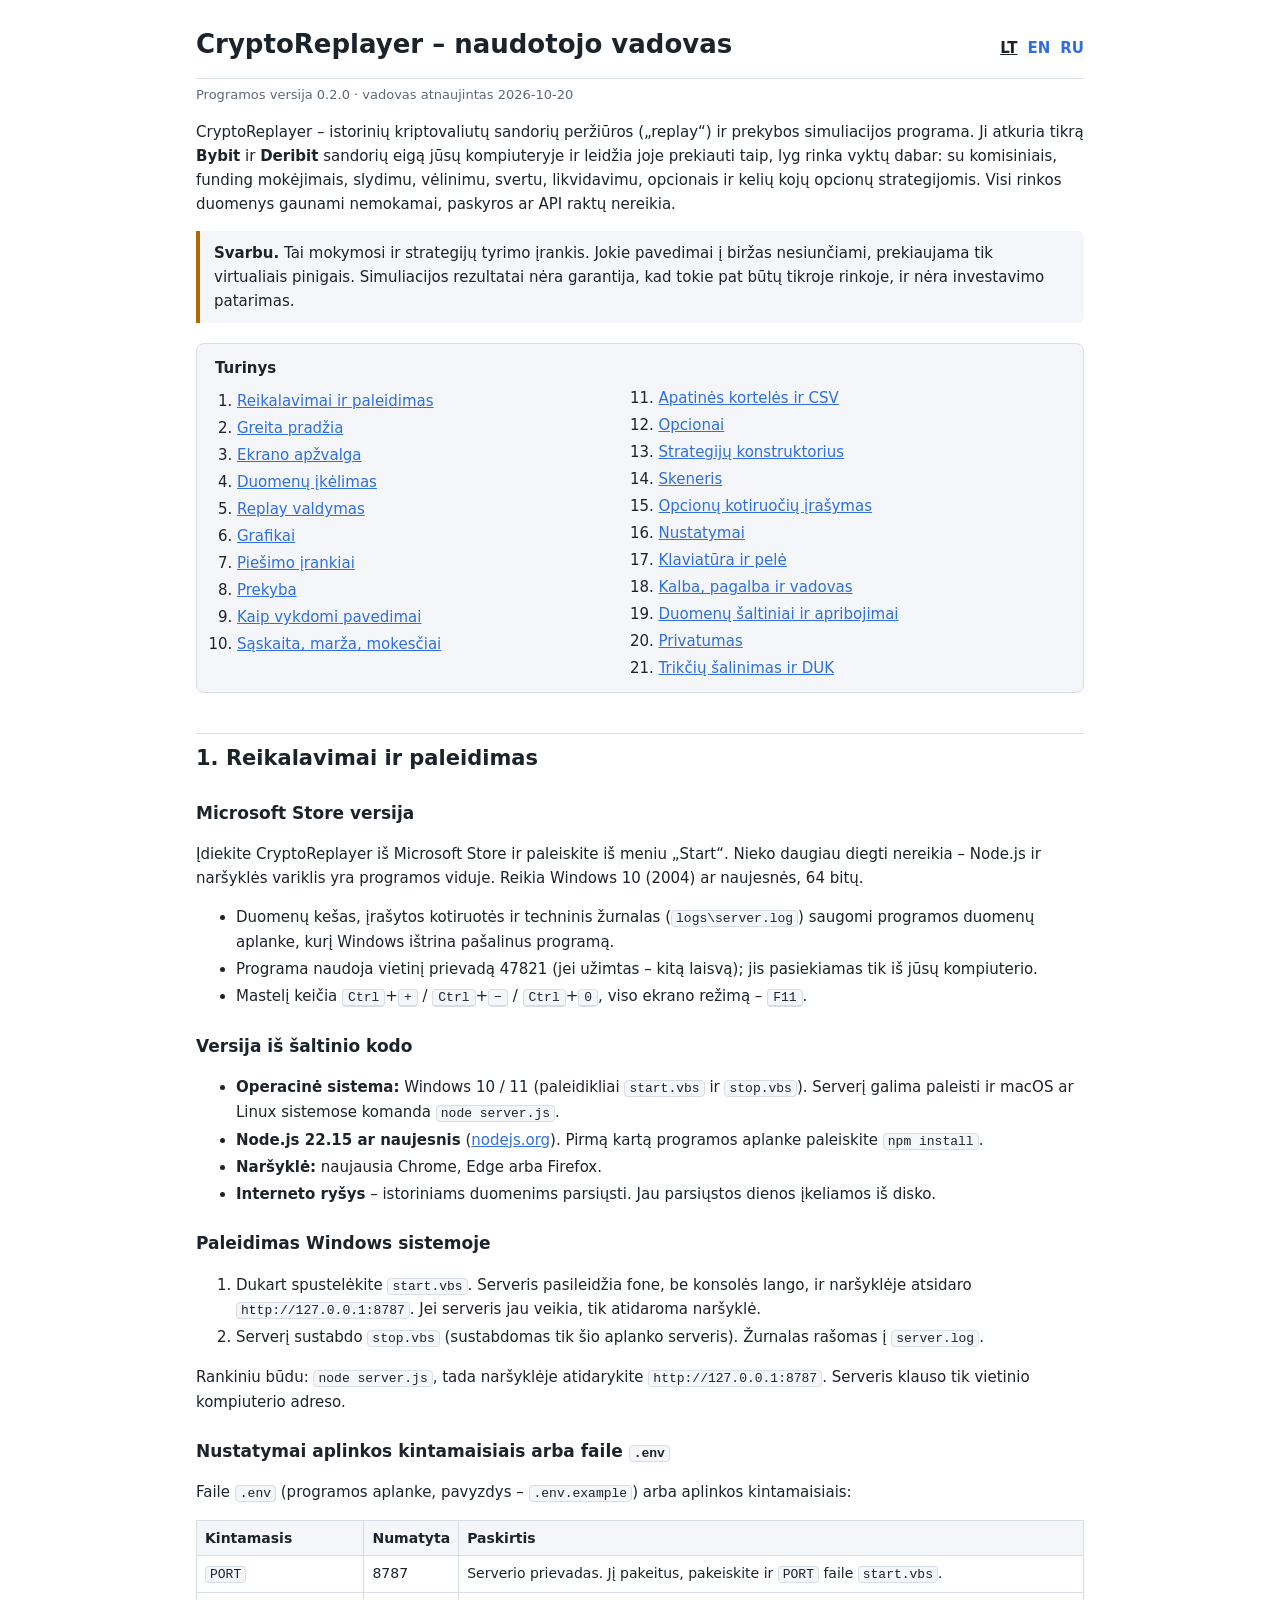
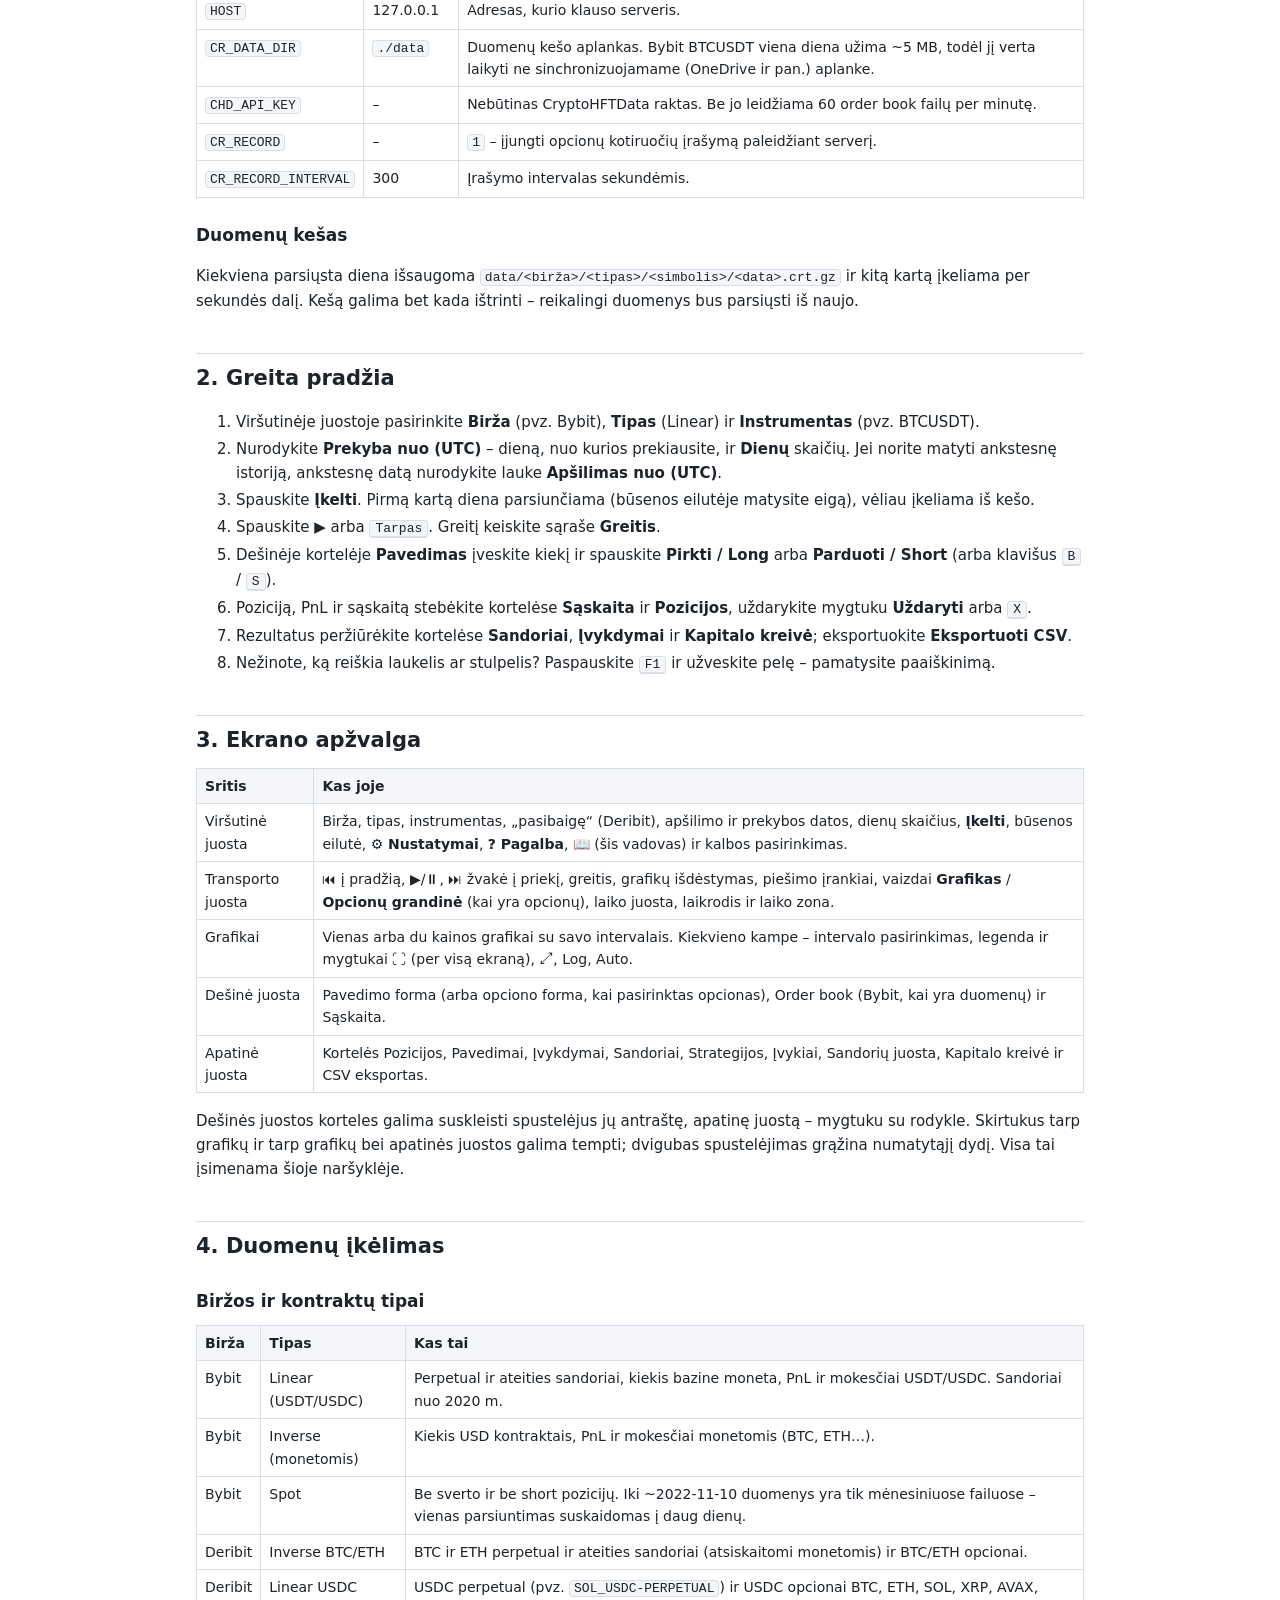
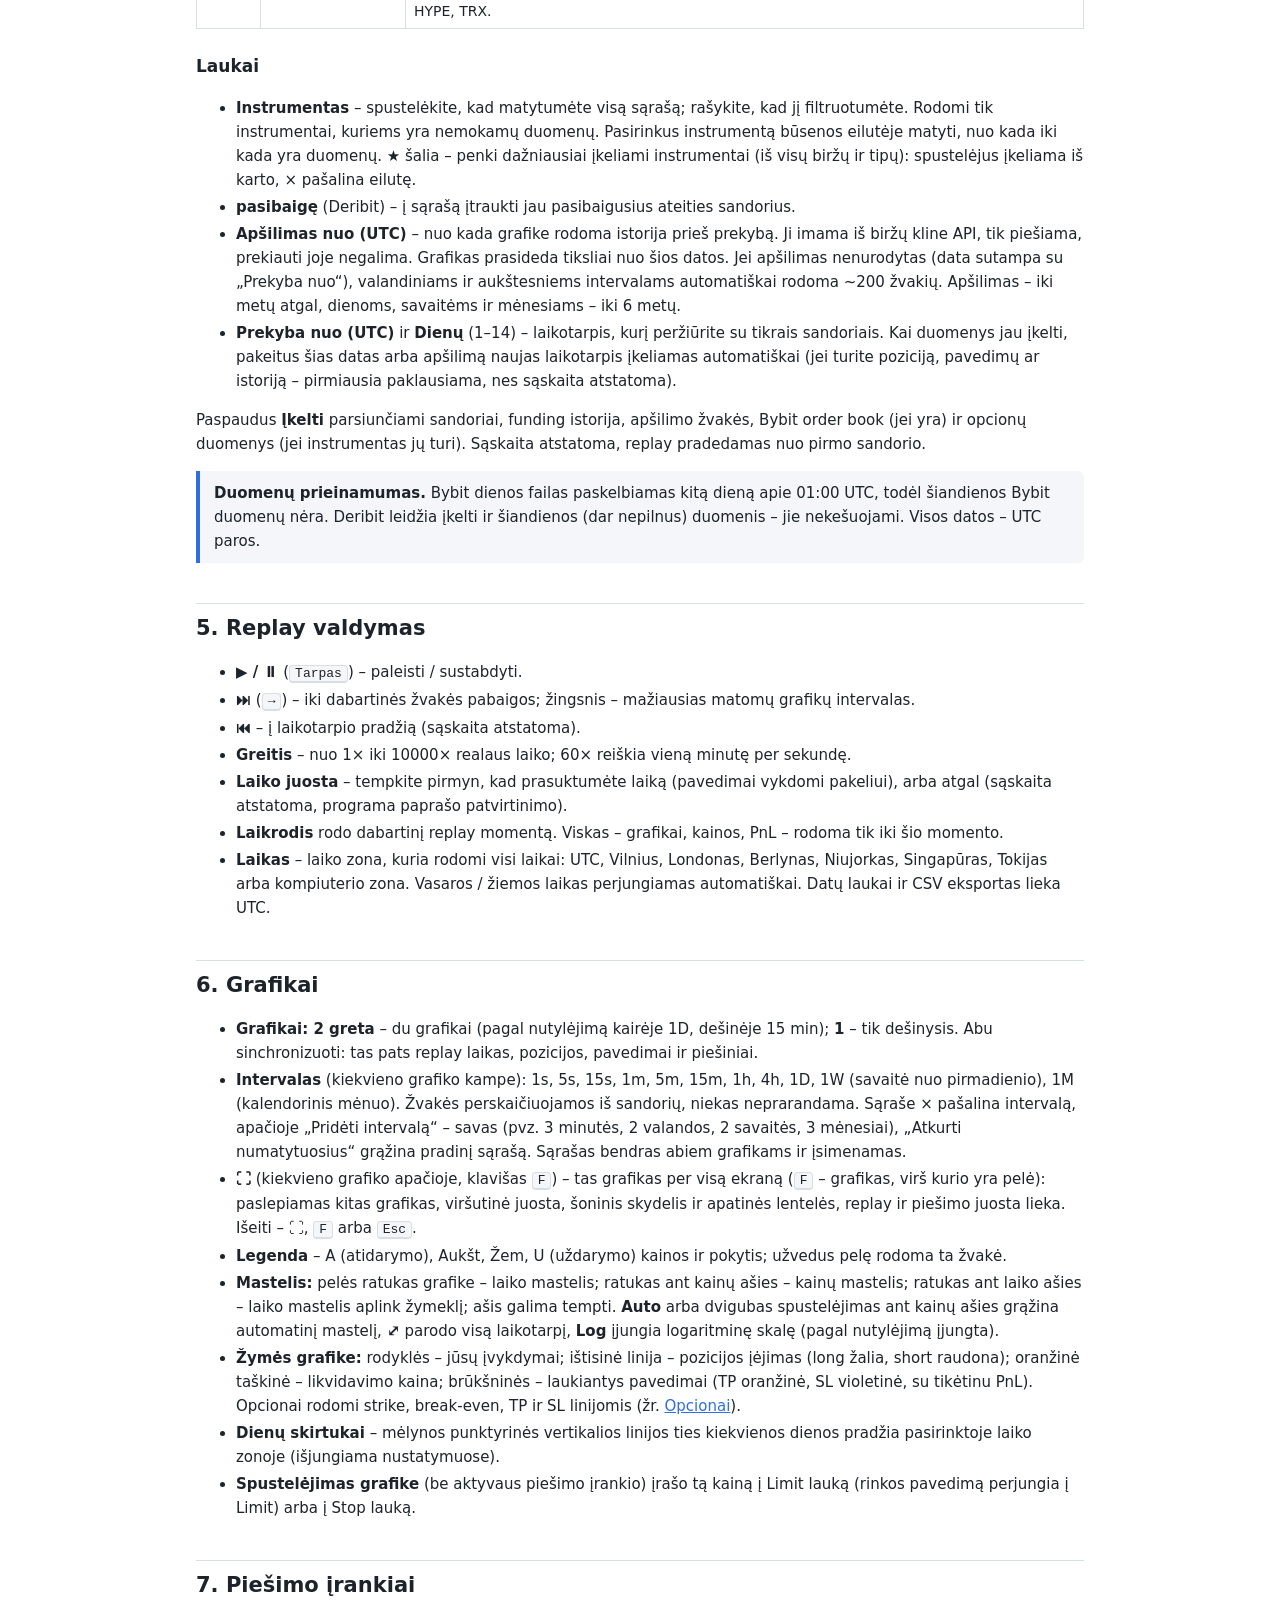
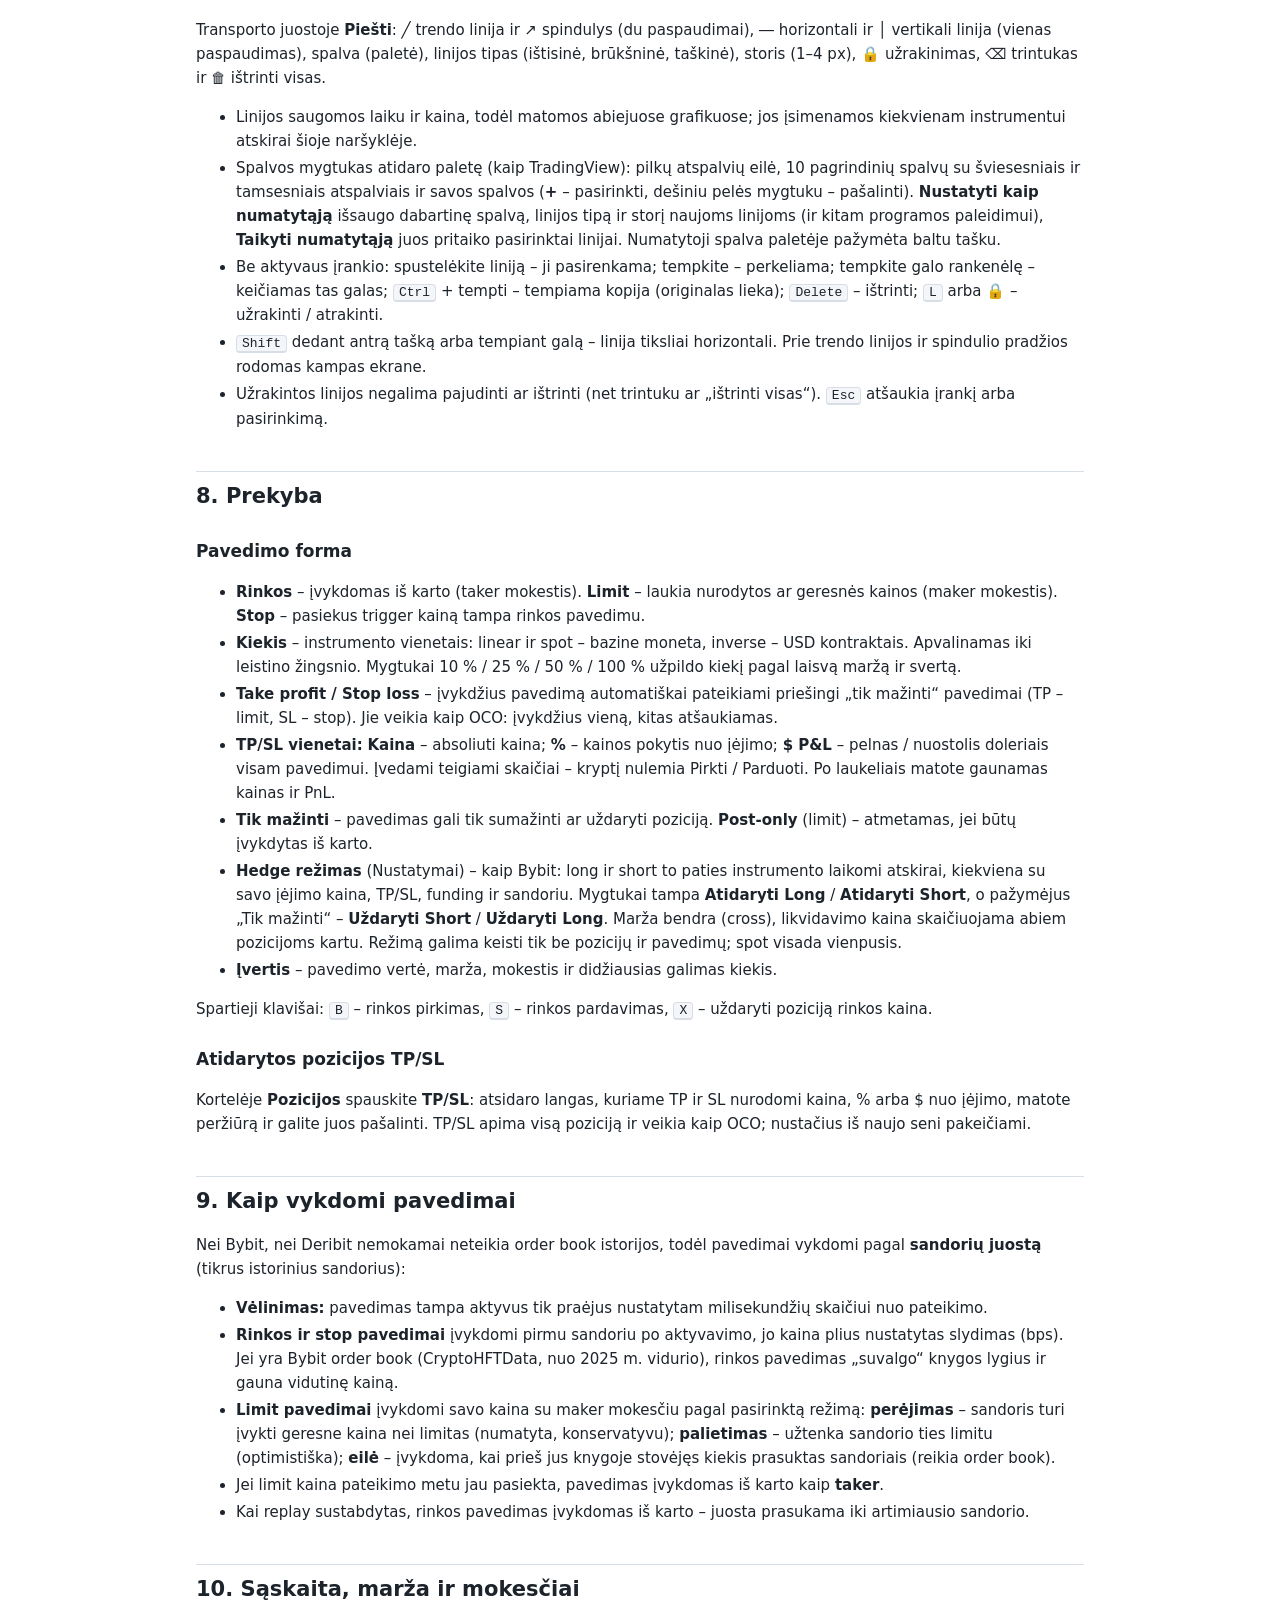
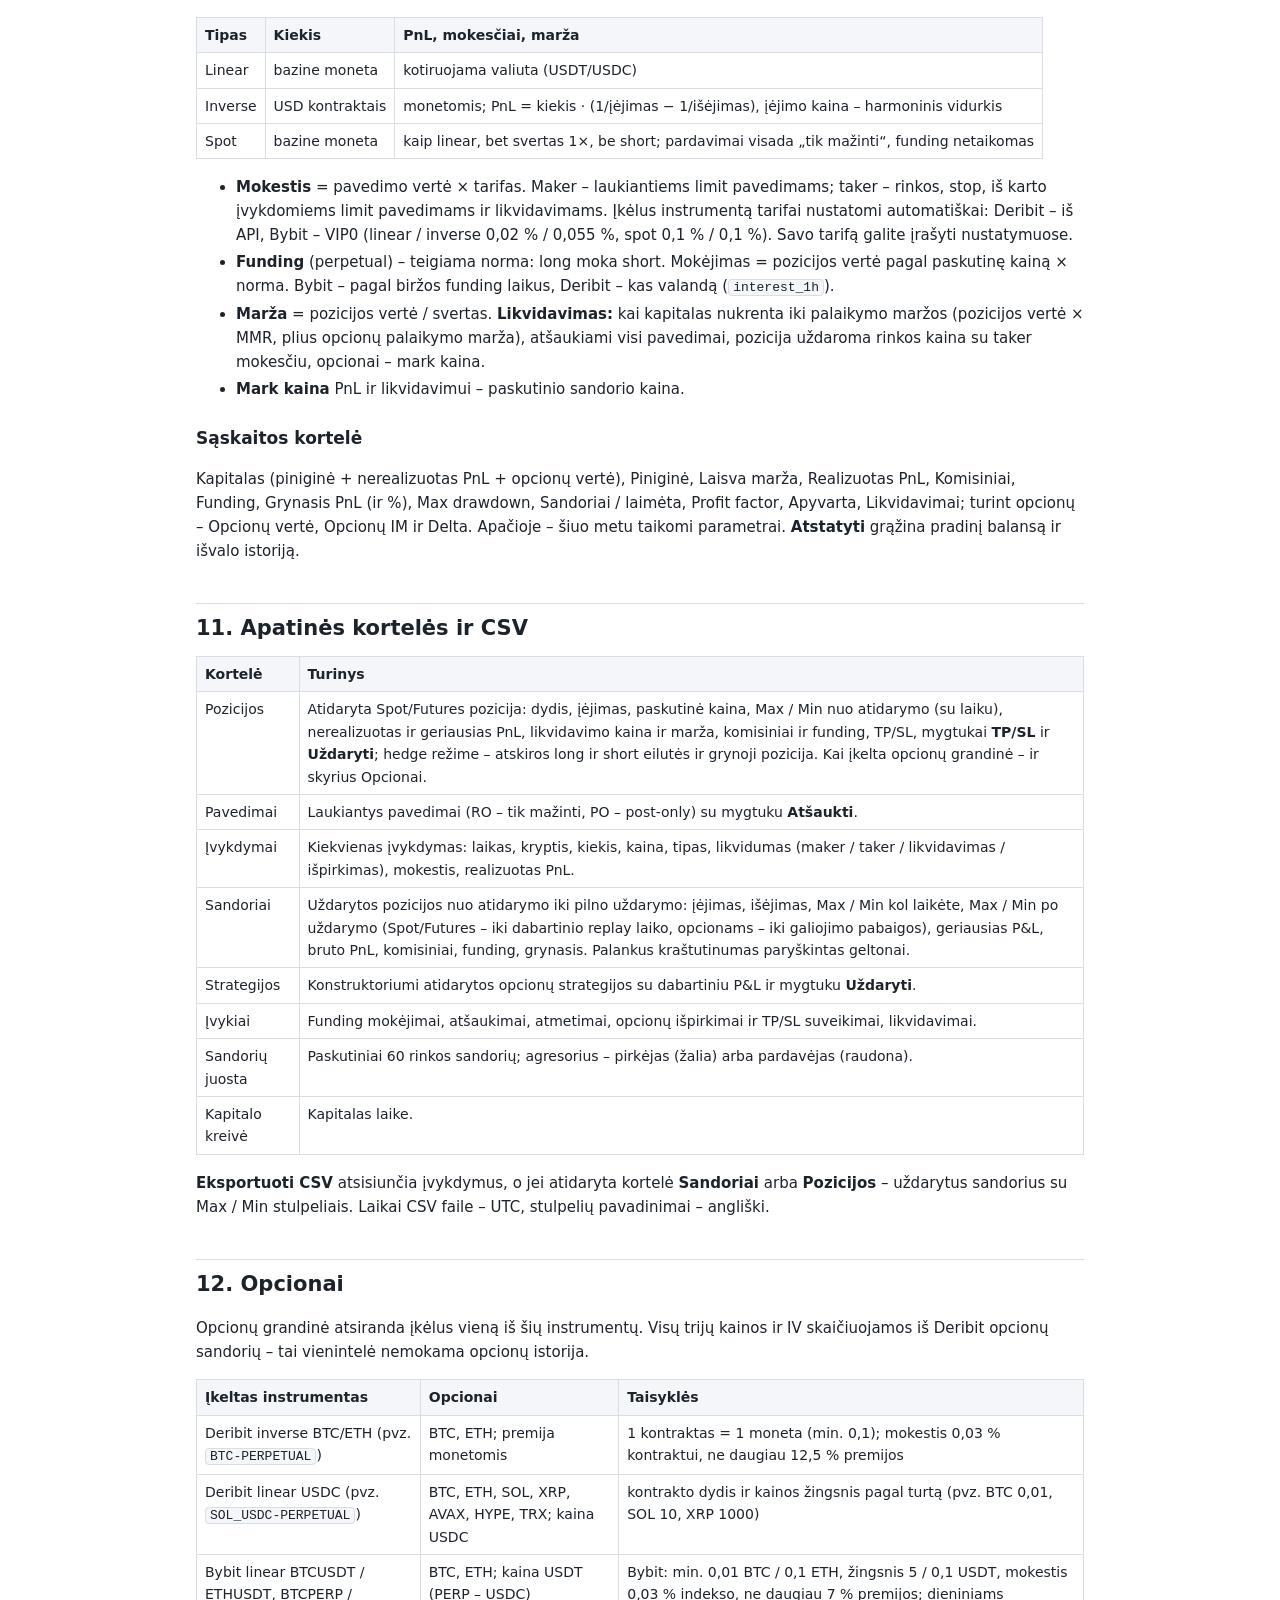
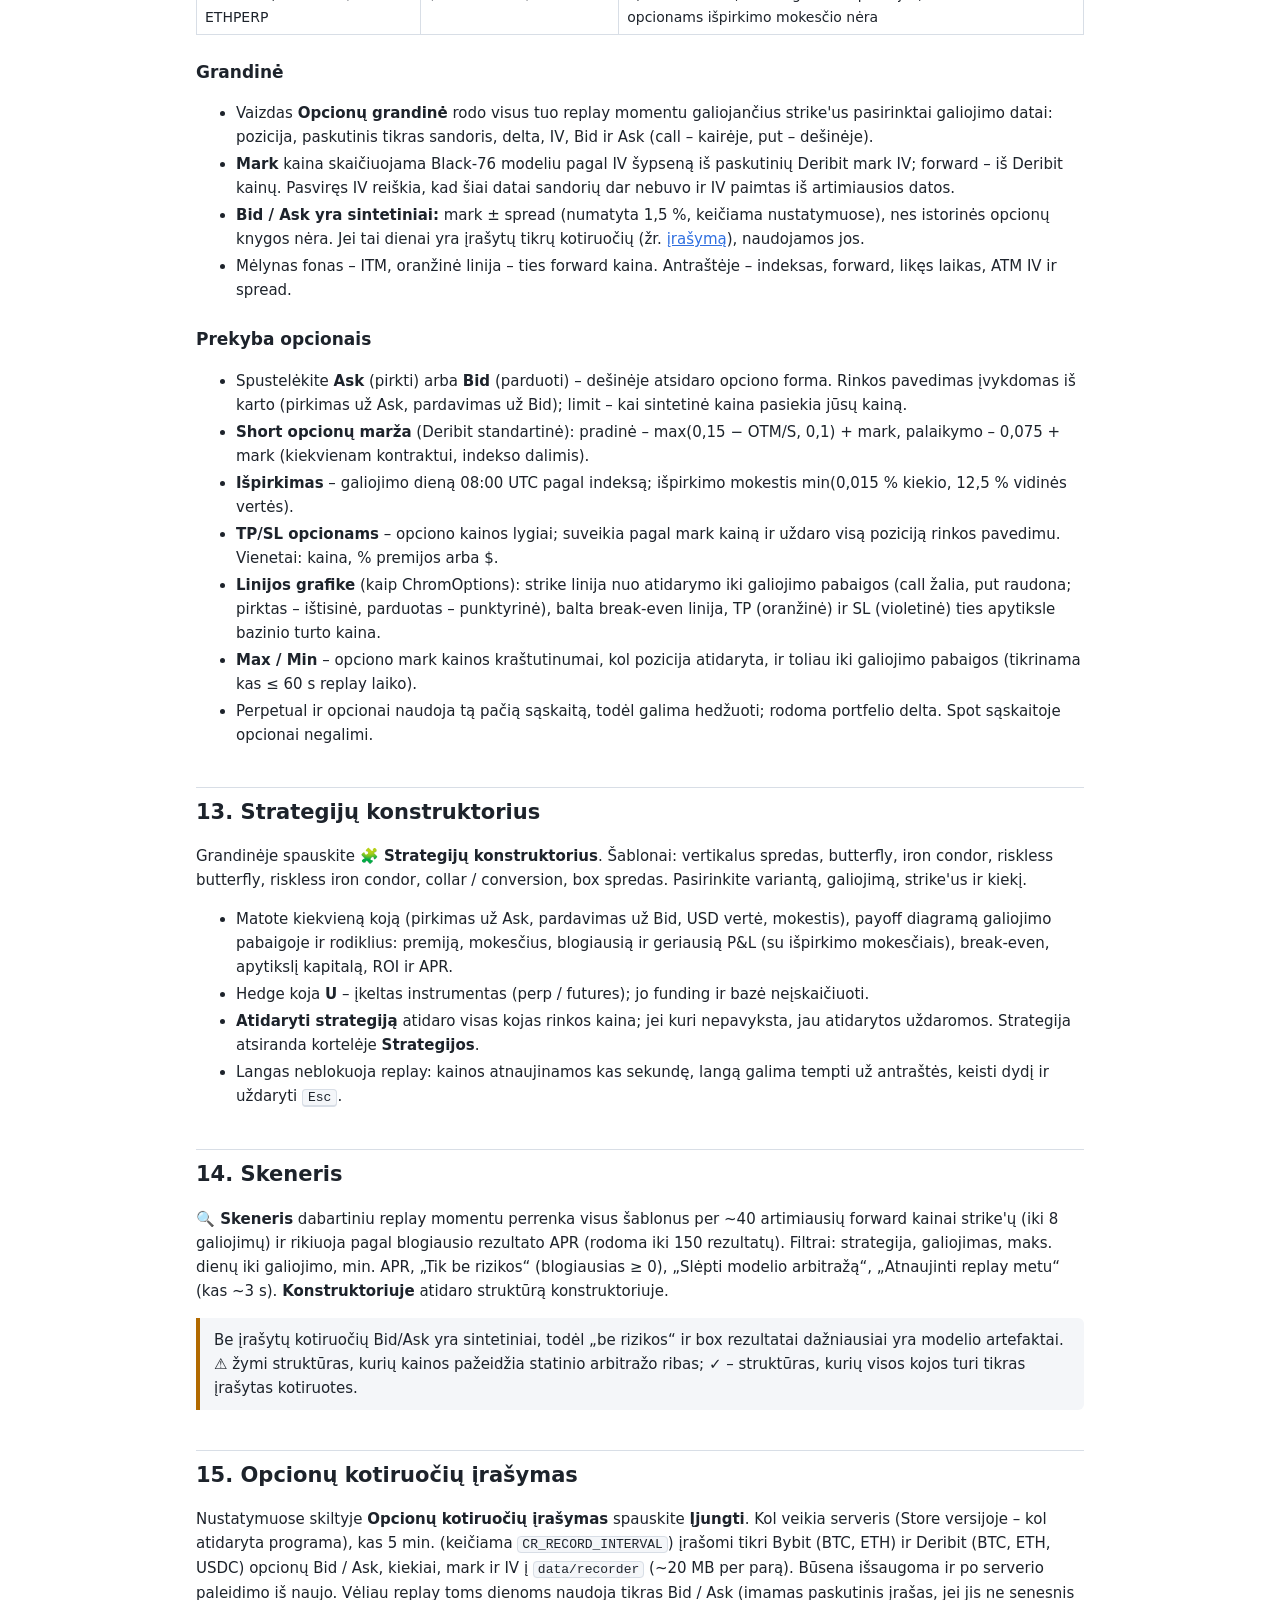
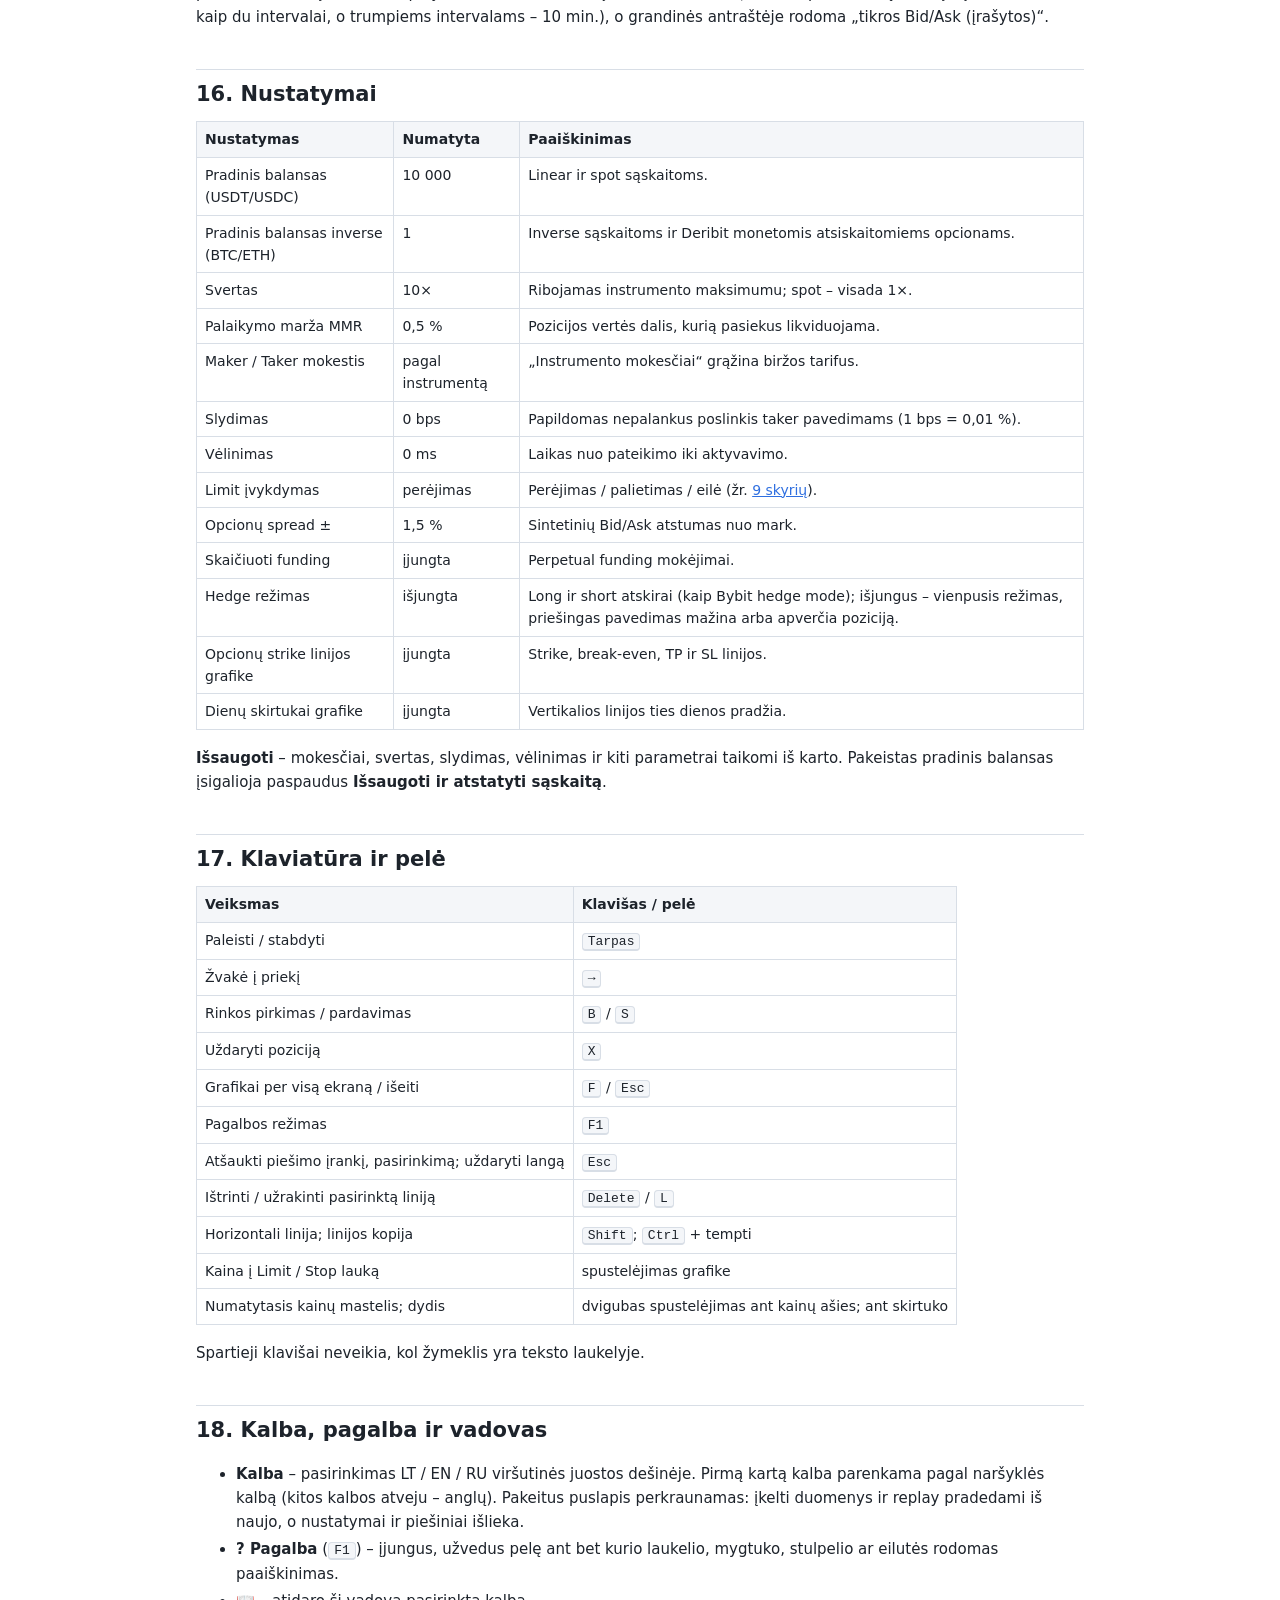
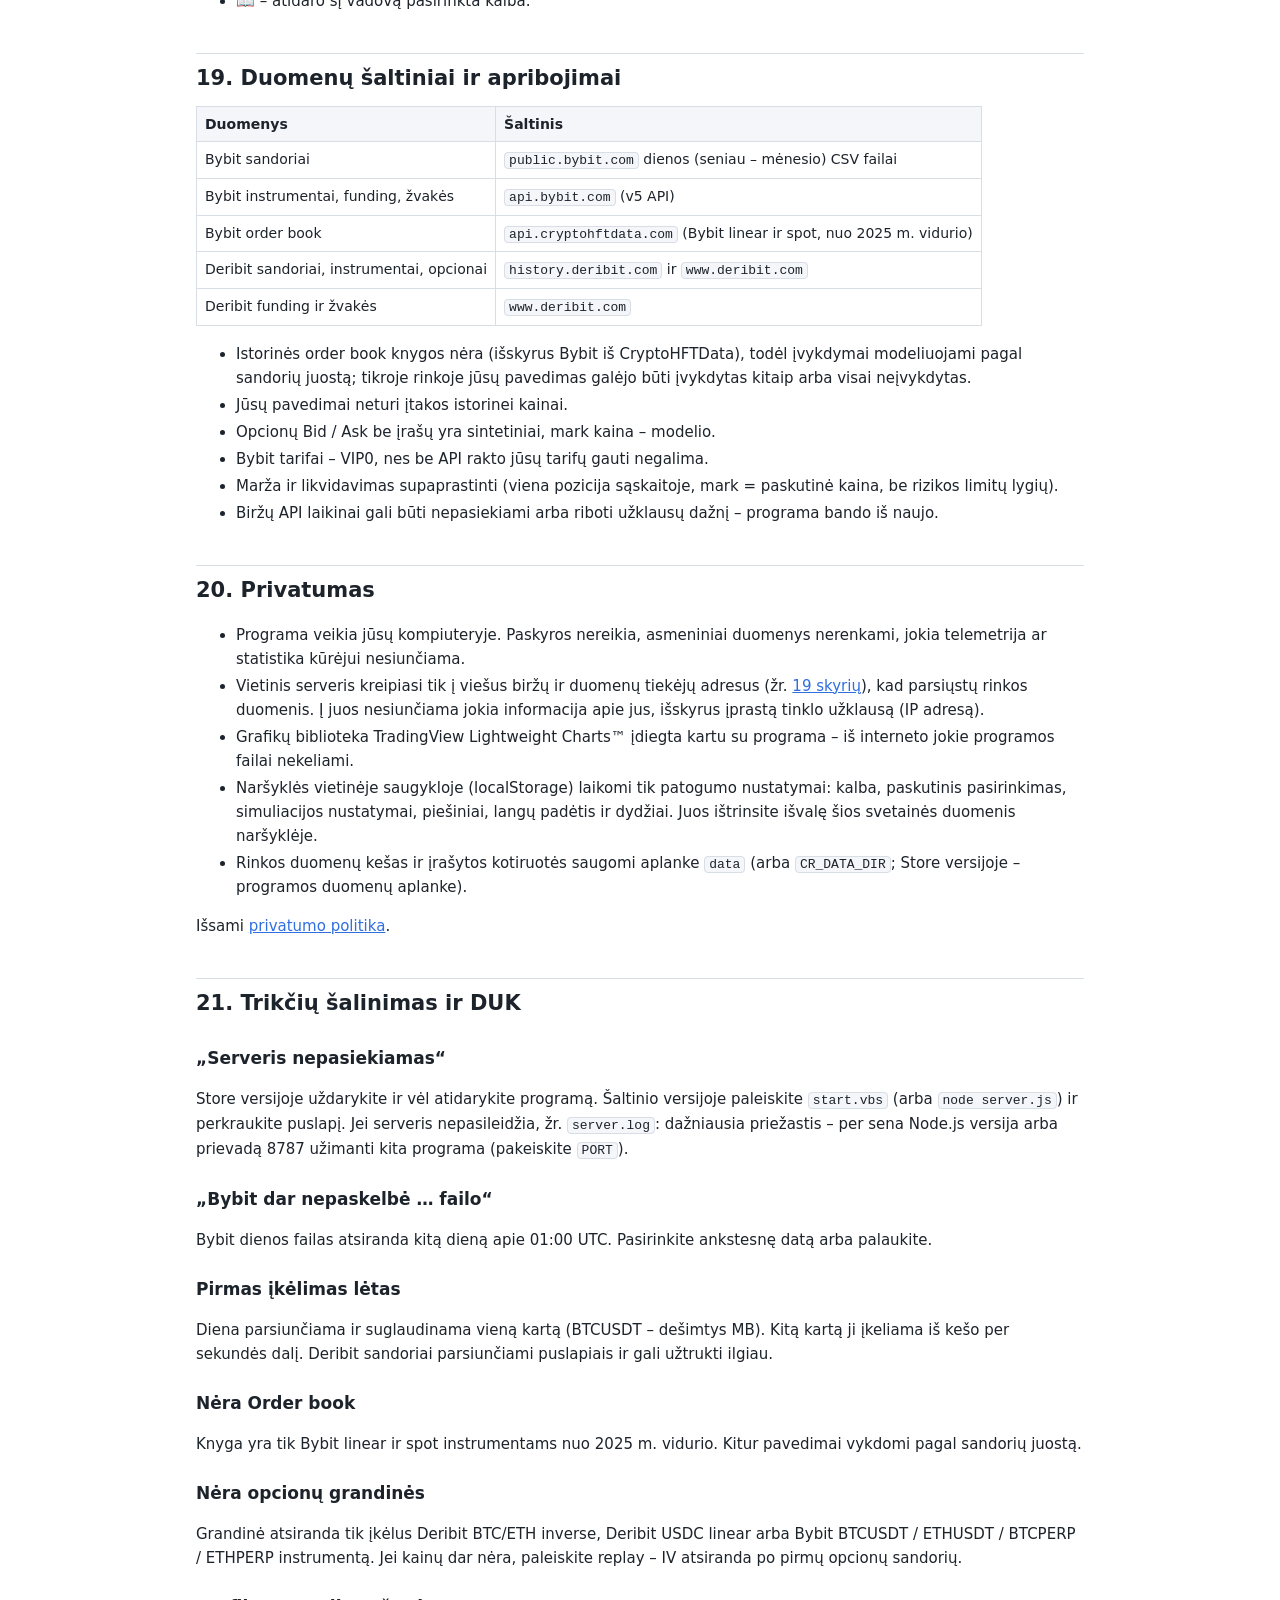
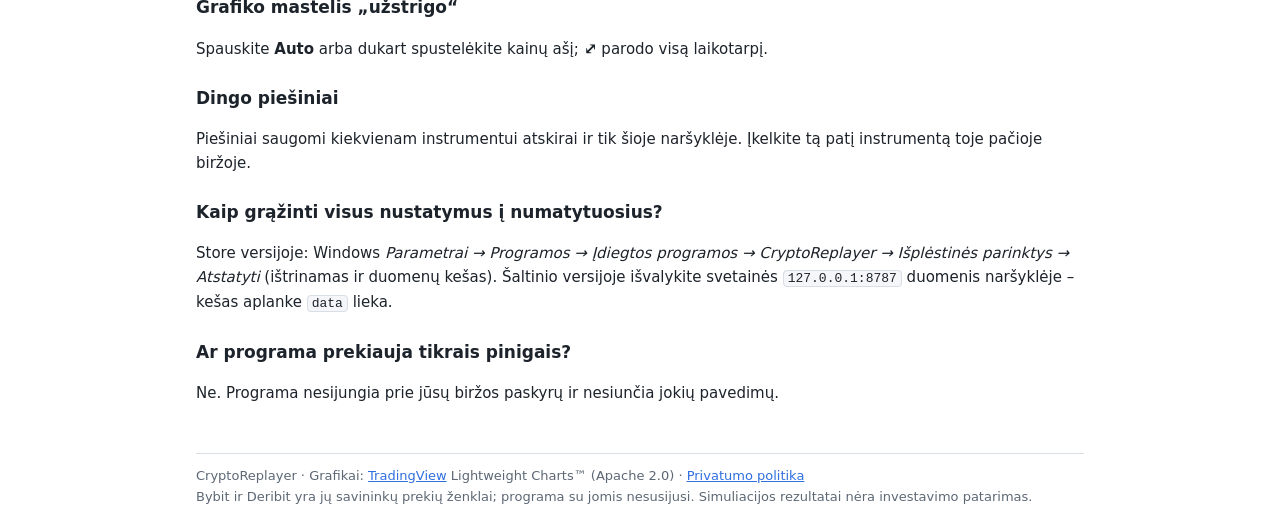
<file: lt.html>
<!doctype html>
<html lang="lt">
<head>
  <meta charset="utf-8">
  <meta name="viewport" content="width=device-width, initial-scale=1">
  <title>CryptoReplayer – naudotojo vadovas</title>
  <link rel="stylesheet" href="guide.css">
</head>
<body>
<div class="wrap">
<header class="top">
  <h1>CryptoReplayer – naudotojo vadovas</h1>
  <div class="langs"><a href="lt.html" aria-current="page">LT</a><a href="en.html" hreflang="en">EN</a><a href="ru.html" hreflang="ru">RU</a></div>
</header>
<p class="meta">Programos versija 0.2.0 · vadovas atnaujintas 2026-10-20</p>

<p>CryptoReplayer – istorinių kriptovaliutų sandorių peržiūros („replay“) ir prekybos simuliacijos programa. Ji atkuria tikrą <b>Bybit</b> ir <b>Deribit</b> sandorių eigą jūsų kompiuteryje ir leidžia joje prekiauti taip, lyg rinka vyktų dabar: su komisiniais, funding mokėjimais, slydimu, vėlinimu, svertu, likvidavimu, opcionais ir kelių kojų opcionų strategijomis. Visi rinkos duomenys gaunami nemokamai, paskyros ar API raktų nereikia.</p>

<div class="warn"><b>Svarbu.</b> Tai mokymosi ir strategijų tyrimo įrankis. Jokie pavedimai į biržas nesiunčiami, prekiaujama tik virtualiais pinigais. Simuliacijos rezultatai nėra garantija, kad tokie pat būtų tikroje rinkoje, ir nėra investavimo patarimas.</div>

<nav class="toc"><b>Turinys</b>
<ol>
  <li><a href="#start">Reikalavimai ir paleidimas</a></li>
  <li><a href="#quick">Greita pradžia</a></li>
  <li><a href="#screen">Ekrano apžvalga</a></li>
  <li><a href="#load">Duomenų įkėlimas</a></li>
  <li><a href="#replay">Replay valdymas</a></li>
  <li><a href="#charts">Grafikai</a></li>
  <li><a href="#draw">Piešimo įrankiai</a></li>
  <li><a href="#trade">Prekyba</a></li>
  <li><a href="#fills">Kaip vykdomi pavedimai</a></li>
  <li><a href="#account">Sąskaita, marža, mokesčiai</a></li>
  <li><a href="#tabs">Apatinės kortelės ir CSV</a></li>
  <li><a href="#options">Opcionai</a></li>
  <li><a href="#builder">Strategijų konstruktorius</a></li>
  <li><a href="#scanner">Skeneris</a></li>
  <li><a href="#recorder">Opcionų kotiruočių įrašymas</a></li>
  <li><a href="#settings">Nustatymai</a></li>
  <li><a href="#keys">Klaviatūra ir pelė</a></li>
  <li><a href="#lang">Kalba, pagalba ir vadovas</a></li>
  <li><a href="#limits">Duomenų šaltiniai ir apribojimai</a></li>
  <li><a href="#privacy">Privatumas</a></li>
  <li><a href="#faq">Trikčių šalinimas ir DUK</a></li>
</ol>
</nav>

<h2 id="start">1. Reikalavimai ir paleidimas</h2>
<h3>Microsoft Store versija</h3>
<p>Įdiekite CryptoReplayer iš Microsoft Store ir paleiskite iš meniu „Start“. Nieko daugiau diegti nereikia – Node.js ir naršyklės variklis yra programos viduje. Reikia Windows 10 (2004) ar naujesnės, 64 bitų.</p>
<ul>
  <li>Duomenų kešas, įrašytos kotiruotės ir techninis žurnalas (<code>logs\server.log</code>) saugomi programos duomenų aplanke, kurį Windows ištrina pašalinus programą.</li>
  <li>Programa naudoja vietinį prievadą 47821 (jei užimtas – kitą laisvą); jis pasiekiamas tik iš jūsų kompiuterio.</li>
  <li>Mastelį keičia <kbd>Ctrl</kbd>+<kbd>+</kbd> / <kbd>Ctrl</kbd>+<kbd>−</kbd> / <kbd>Ctrl</kbd>+<kbd>0</kbd>, viso ekrano režimą – <kbd>F11</kbd>.</li>
</ul>
<h3>Versija iš šaltinio kodo</h3>
<ul>
  <li><b>Operacinė sistema:</b> Windows 10 / 11 (paleidikliai <code>start.vbs</code> ir <code>stop.vbs</code>). Serverį galima paleisti ir macOS ar Linux sistemose komanda <code>node server.js</code>.</li>
  <li><b>Node.js 22.15 ar naujesnis</b> (<a href="https://nodejs.org">nodejs.org</a>). Pirmą kartą programos aplanke paleiskite <code>npm install</code>.</li>
  <li><b>Naršyklė:</b> naujausia Chrome, Edge arba Firefox.</li>
  <li><b>Interneto ryšys</b> – istoriniams duomenims parsiųsti. Jau parsiųstos dienos įkeliamos iš disko.</li>
</ul>
<h3>Paleidimas Windows sistemoje</h3>
<ol>
  <li>Dukart spustelėkite <code>start.vbs</code>. Serveris pasileidžia fone, be konsolės lango, ir naršyklėje atsidaro <code>http://127.0.0.1:8787</code>. Jei serveris jau veikia, tik atidaroma naršyklė.</li>
  <li>Serverį sustabdo <code>stop.vbs</code> (sustabdomas tik šio aplanko serveris). Žurnalas rašomas į <code>server.log</code>.</li>
</ol>
<p>Rankiniu būdu: <code>node server.js</code>, tada naršyklėje atidarykite <code>http://127.0.0.1:8787</code>. Serveris klauso tik vietinio kompiuterio adreso.</p>
<h3>Nustatymai aplinkos kintamaisiais arba faile <code>.env</code></h3>
<p>Faile <code>.env</code> (programos aplanke, pavyzdys – <code>.env.example</code>) arba aplinkos kintamaisiais:</p>
<table>
  <tr><th>Kintamasis</th><th>Numatyta</th><th>Paskirtis</th></tr>
  <tr><td><code>PORT</code></td><td>8787</td><td>Serverio prievadas. Jį pakeitus, pakeiskite ir <code>PORT</code> faile <code>start.vbs</code>.</td></tr>
  <tr><td><code>HOST</code></td><td>127.0.0.1</td><td>Adresas, kurio klauso serveris.</td></tr>
  <tr><td><code>CR_DATA_DIR</code></td><td><code>./data</code></td><td>Duomenų kešo aplankas. Bybit BTCUSDT viena diena užima ~5 MB, todėl jį verta laikyti ne sinchronizuojamame (OneDrive ir pan.) aplanke.</td></tr>
  <tr><td><code>CHD_API_KEY</code></td><td>–</td><td>Nebūtinas CryptoHFTData raktas. Be jo leidžiama 60 order book failų per minutę.</td></tr>
  <tr><td><code>CR_RECORD</code></td><td>–</td><td><code>1</code> – įjungti opcionų kotiruočių įrašymą paleidžiant serverį.</td></tr>
  <tr><td><code>CR_RECORD_INTERVAL</code></td><td>300</td><td>Įrašymo intervalas sekundėmis.</td></tr>
</table>
<h3>Duomenų kešas</h3>
<p>Kiekviena parsiųsta diena išsaugoma <code>data/&lt;birža&gt;/&lt;tipas&gt;/&lt;simbolis&gt;/&lt;data&gt;.crt.gz</code> ir kitą kartą įkeliama per sekundės dalį. Kešą galima bet kada ištrinti – reikalingi duomenys bus parsiųsti iš naujo.</p>

<h2 id="quick">2. Greita pradžia</h2>
<ol>
  <li>Viršutinėje juostoje pasirinkite <b>Birža</b> (pvz. Bybit), <b>Tipas</b> (Linear) ir <b>Instrumentas</b> (pvz. BTCUSDT).</li>
  <li>Nurodykite <b>Prekyba nuo (UTC)</b> – dieną, nuo kurios prekiausite, ir <b>Dienų</b> skaičių. Jei norite matyti ankstesnę istoriją, ankstesnę datą nurodykite lauke <b>Apšilimas nuo (UTC)</b>.</li>
  <li>Spauskite <b>Įkelti</b>. Pirmą kartą diena parsiunčiama (būsenos eilutėje matysite eigą), vėliau įkeliama iš kešo.</li>
  <li>Spauskite <b>▶</b> arba <kbd>Tarpas</kbd>. Greitį keiskite sąraše <b>Greitis</b>.</li>
  <li>Dešinėje kortelėje <b>Pavedimas</b> įveskite kiekį ir spauskite <b>Pirkti / Long</b> arba <b>Parduoti / Short</b> (arba klavišus <kbd>B</kbd> / <kbd>S</kbd>).</li>
  <li>Poziciją, PnL ir sąskaitą stebėkite kortelėse <b>Sąskaita</b> ir <b>Pozicijos</b>, uždarykite mygtuku <b>Uždaryti</b> arba <kbd>X</kbd>.</li>
  <li>Rezultatus peržiūrėkite kortelėse <b>Sandoriai</b>, <b>Įvykdymai</b> ir <b>Kapitalo kreivė</b>; eksportuokite <b>Eksportuoti CSV</b>.</li>
  <li>Nežinote, ką reiškia laukelis ar stulpelis? Paspauskite <kbd>F1</kbd> ir užveskite pelę – pamatysite paaiškinimą.</li>
</ol>

<h2 id="screen">3. Ekrano apžvalga</h2>
<table>
  <tr><th>Sritis</th><th>Kas joje</th></tr>
  <tr><td>Viršutinė juosta</td><td>Birža, tipas, instrumentas, „pasibaigę“ (Deribit), apšilimo ir prekybos datos, dienų skaičius, <b>Įkelti</b>, būsenos eilutė, <b>⚙ Nustatymai</b>, <b>? Pagalba</b>, <b>📖</b> (šis vadovas) ir kalbos pasirinkimas.</td></tr>
  <tr><td>Transporto juosta</td><td>⏮ į pradžią, ▶/⏸, ⏭ žvakė į priekį, greitis, grafikų išdėstymas, piešimo įrankiai, vaizdai <b>Grafikas</b> / <b>Opcionų grandinė</b> (kai yra opcionų), laiko juosta, laikrodis ir laiko zona.</td></tr>
  <tr><td>Grafikai</td><td>Vienas arba du kainos grafikai su savo intervalais. Kiekvieno kampe – intervalo pasirinkimas, legenda ir mygtukai ⛶ (per visą ekraną), ⤢, Log, Auto.</td></tr>
  <tr><td>Dešinė juosta</td><td>Pavedimo forma (arba opciono forma, kai pasirinktas opcionas), Order book (Bybit, kai yra duomenų) ir Sąskaita.</td></tr>
  <tr><td>Apatinė juosta</td><td>Kortelės Pozicijos, Pavedimai, Įvykdymai, Sandoriai, Strategijos, Įvykiai, Sandorių juosta, Kapitalo kreivė ir CSV eksportas.</td></tr>
</table>
<p>Dešinės juostos korteles galima suskleisti spustelėjus jų antraštę, apatinę juostą – mygtuku su rodykle. Skirtukus tarp grafikų ir tarp grafikų bei apatinės juostos galima tempti; dvigubas spustelėjimas grąžina numatytąjį dydį. Visa tai įsimenama šioje naršyklėje.</p>

<h2 id="load">4. Duomenų įkėlimas</h2>
<h3>Biržos ir kontraktų tipai</h3>
<table>
  <tr><th>Birža</th><th>Tipas</th><th>Kas tai</th></tr>
  <tr><td>Bybit</td><td>Linear (USDT/USDC)</td><td>Perpetual ir ateities sandoriai, kiekis bazine moneta, PnL ir mokesčiai USDT/USDC. Sandoriai nuo 2020 m.</td></tr>
  <tr><td>Bybit</td><td>Inverse (monetomis)</td><td>Kiekis USD kontraktais, PnL ir mokesčiai monetomis (BTC, ETH…).</td></tr>
  <tr><td>Bybit</td><td>Spot</td><td>Be sverto ir be short pozicijų. Iki ~2022-11-10 duomenys yra tik mėnesiniuose failuose – vienas parsiuntimas suskaidomas į daug dienų.</td></tr>
  <tr><td>Deribit</td><td>Inverse BTC/ETH</td><td>BTC ir ETH perpetual ir ateities sandoriai (atsiskaitomi monetomis) ir BTC/ETH opcionai.</td></tr>
  <tr><td>Deribit</td><td>Linear USDC</td><td>USDC perpetual (pvz. <code>SOL_USDC-PERPETUAL</code>) ir USDC opcionai BTC, ETH, SOL, XRP, AVAX, HYPE, TRX.</td></tr>
</table>
<h3>Laukai</h3>
<ul>
  <li><b>Instrumentas</b> – spustelėkite, kad matytumėte visą sąrašą; rašykite, kad jį filtruotumėte. Rodomi tik instrumentai, kuriems yra nemokamų duomenų. Pasirinkus instrumentą būsenos eilutėje matyti, nuo kada iki kada yra duomenų. <b>★</b> šalia – penki dažniausiai įkeliami instrumentai (iš visų biržų ir tipų): spustelėjus įkeliama iš karto, × pašalina eilutę.</li>
  <li><b>pasibaigę</b> (Deribit) – į sąrašą įtraukti jau pasibaigusius ateities sandorius.</li>
  <li><b>Apšilimas nuo (UTC)</b> – nuo kada grafike rodoma istorija prieš prekybą. Ji imama iš biržų kline API, tik piešiama, prekiauti joje negalima. Grafikas prasideda tiksliai nuo šios datos. Jei apšilimas nenurodytas (data sutampa su „Prekyba nuo“), valandiniams ir aukštesniems intervalams automatiškai rodoma ~200 žvakių. Apšilimas – iki metų atgal, dienoms, savaitėms ir mėnesiams – iki 6 metų.</li>
  <li><b>Prekyba nuo (UTC)</b> ir <b>Dienų</b> (1–14) – laikotarpis, kurį peržiūrite su tikrais sandoriais. Kai duomenys jau įkelti, pakeitus šias datas arba apšilimą naujas laikotarpis įkeliamas automatiškai (jei turite poziciją, pavedimų ar istoriją – pirmiausia paklausiama, nes sąskaita atstatoma).</li>
</ul>
<p>Paspaudus <b>Įkelti</b> parsiunčiami sandoriai, funding istorija, apšilimo žvakės, Bybit order book (jei yra) ir opcionų duomenys (jei instrumentas jų turi). Sąskaita atstatoma, replay pradedamas nuo pirmo sandorio.</p>
<div class="note"><b>Duomenų prieinamumas.</b> Bybit dienos failas paskelbiamas kitą dieną apie 01:00 UTC, todėl šiandienos Bybit duomenų nėra. Deribit leidžia įkelti ir šiandienos (dar nepilnus) duomenis – jie nekešuojami. Visos datos – UTC paros.</div>

<h2 id="replay">5. Replay valdymas</h2>
<ul>
  <li><b>▶ / ⏸</b> (<kbd>Tarpas</kbd>) – paleisti / sustabdyti.</li>
  <li><b>⏭</b> (<kbd>→</kbd>) – iki dabartinės žvakės pabaigos; žingsnis – mažiausias matomų grafikų intervalas.</li>
  <li><b>⏮</b> – į laikotarpio pradžią (sąskaita atstatoma).</li>
  <li><b>Greitis</b> – nuo 1× iki 10000× realaus laiko; 60× reiškia vieną minutę per sekundę.</li>
  <li><b>Laiko juosta</b> – tempkite pirmyn, kad prasuktumėte laiką (pavedimai vykdomi pakeliui), arba atgal (sąskaita atstatoma, programa paprašo patvirtinimo).</li>
  <li><b>Laikrodis</b> rodo dabartinį replay momentą. Viskas – grafikai, kainos, PnL – rodoma tik iki šio momento.</li>
  <li><b>Laikas</b> – laiko zona, kuria rodomi visi laikai: UTC, Vilnius, Londonas, Berlynas, Niujorkas, Singapūras, Tokijas arba kompiuterio zona. Vasaros / žiemos laikas perjungiamas automatiškai. Datų laukai ir CSV eksportas lieka UTC.</li>
</ul>

<h2 id="charts">6. Grafikai</h2>
<ul>
  <li><b>Grafikai: 2 greta</b> – du grafikai (pagal nutylėjimą kairėje 1D, dešinėje 15 min); <b>1</b> – tik dešinysis. Abu sinchronizuoti: tas pats replay laikas, pozicijos, pavedimai ir piešiniai.</li>
  <li><b>Intervalas</b> (kiekvieno grafiko kampe): 1s, 5s, 15s, 1m, 5m, 15m, 1h, 4h, 1D, 1W (savaitė nuo pirmadienio), 1M (kalendorinis mėnuo). Žvakės perskaičiuojamos iš sandorių, niekas neprarandama. Sąraše × pašalina intervalą, apačioje „Pridėti intervalą“ – savas (pvz. 3 minutės, 2 valandos, 2 savaitės, 3 mėnesiai), „Atkurti numatytuosius“ grąžina pradinį sąrašą. Sąrašas bendras abiem grafikams ir įsimenamas.</li>
  <li><b>⛶</b> (kiekvieno grafiko apačioje, klavišas <kbd>F</kbd>) – tas grafikas per visą ekraną (<kbd>F</kbd> – grafikas, virš kurio yra pelė): paslepiamas kitas grafikas, viršutinė juosta, šoninis skydelis ir apatinės lentelės, replay ir piešimo juosta lieka. Išeiti – ⛶, <kbd>F</kbd> arba <kbd>Esc</kbd>.</li>
  <li><b>Legenda</b> – A (atidarymo), Aukšt, Žem, U (uždarymo) kainos ir pokytis; užvedus pelę rodoma ta žvakė.</li>
  <li><b>Mastelis:</b> pelės ratukas grafike – laiko mastelis; ratukas ant kainų ašies – kainų mastelis; ratukas ant laiko ašies – laiko mastelis aplink žymeklį; ašis galima tempti. <b>Auto</b> arba dvigubas spustelėjimas ant kainų ašies grąžina automatinį mastelį, <b>⤢</b> parodo visą laikotarpį, <b>Log</b> įjungia logaritminę skalę (pagal nutylėjimą įjungta).</li>
  <li><b>Žymės grafike:</b> rodyklės – jūsų įvykdymai; ištisinė linija – pozicijos įėjimas (long žalia, short raudona); oranžinė taškinė – likvidavimo kaina; brūkšninės – laukiantys pavedimai (TP oranžinė, SL violetinė, su tikėtinu PnL). Opcionai rodomi strike, break-even, TP ir SL linijomis (žr. <a href="#options">Opcionai</a>).</li>
  <li><b>Dienų skirtukai</b> – mėlynos punktyrinės vertikalios linijos ties kiekvienos dienos pradžia pasirinktoje laiko zonoje (išjungiama nustatymuose).</li>
  <li><b>Spustelėjimas grafike</b> (be aktyvaus piešimo įrankio) įrašo tą kainą į Limit lauką (rinkos pavedimą perjungia į Limit) arba į Stop lauką.</li>
</ul>

<h2 id="draw">7. Piešimo įrankiai</h2>
<p>Transporto juostoje <b>Piešti</b>: ╱ trendo linija ir ↗ spindulys (du paspaudimai), ― horizontali ir │ vertikali linija (vienas paspaudimas), spalva (paletė), linijos tipas (ištisinė, brūkšninė, taškinė), storis (1–4 px), 🔒 užrakinimas, ⌫ trintukas ir 🗑 ištrinti visas.</p>
<ul>
  <li>Linijos saugomos laiku ir kaina, todėl matomos abiejuose grafikuose; jos įsimenamos kiekvienam instrumentui atskirai šioje naršyklėje.</li>
  <li>Spalvos mygtukas atidaro paletę (kaip TradingView): pilkų atspalvių eilė, 10 pagrindinių spalvų su šviesesniais ir tamsesniais atspalviais ir savos spalvos (<b>+</b> – pasirinkti, dešiniu pelės mygtuku – pašalinti). <b>Nustatyti kaip numatytąją</b> išsaugo dabartinę spalvą, linijos tipą ir storį naujoms linijoms (ir kitam programos paleidimui), <b>Taikyti numatytąją</b> juos pritaiko pasirinktai linijai. Numatytoji spalva paletėje pažymėta baltu tašku.</li>
  <li>Be aktyvaus įrankio: spustelėkite liniją – ji pasirenkama; tempkite – perkeliama; tempkite galo rankenėlę – keičiamas tas galas; <kbd>Ctrl</kbd> + tempti – tempiama kopija (originalas lieka); <kbd>Delete</kbd> – ištrinti; <kbd>L</kbd> arba 🔒 – užrakinti / atrakinti.</li>
  <li><kbd>Shift</kbd> dedant antrą tašką arba tempiant galą – linija tiksliai horizontali. Prie trendo linijos ir spindulio pradžios rodomas kampas ekrane.</li>
  <li>Užrakintos linijos negalima pajudinti ar ištrinti (net trintuku ar „ištrinti visas“). <kbd>Esc</kbd> atšaukia įrankį arba pasirinkimą.</li>
</ul>

<h2 id="trade">8. Prekyba</h2>
<h3>Pavedimo forma</h3>
<ul>
  <li><b>Rinkos</b> – įvykdomas iš karto (taker mokestis). <b>Limit</b> – laukia nurodytos ar geresnės kainos (maker mokestis). <b>Stop</b> – pasiekus trigger kainą tampa rinkos pavedimu.</li>
  <li><b>Kiekis</b> – instrumento vienetais: linear ir spot – bazine moneta, inverse – USD kontraktais. Apvalinamas iki leistino žingsnio. Mygtukai 10 % / 25 % / 50 % / 100 % užpildo kiekį pagal laisvą maržą ir svertą.</li>
  <li><b>Take profit / Stop loss</b> – įvykdžius pavedimą automatiškai pateikiami priešingi „tik mažinti“ pavedimai (TP – limit, SL – stop). Jie veikia kaip OCO: įvykdžius vieną, kitas atšaukiamas.</li>
  <li><b>TP/SL vienetai:</b> <b>Kaina</b> – absoliuti kaina; <b>%</b> – kainos pokytis nuo įėjimo; <b>$ P&amp;L</b> – pelnas / nuostolis doleriais visam pavedimui. Įvedami teigiami skaičiai – kryptį nulemia Pirkti / Parduoti. Po laukeliais matote gaunamas kainas ir PnL.</li>
  <li><b>Tik mažinti</b> – pavedimas gali tik sumažinti ar uždaryti poziciją. <b>Post-only</b> (limit) – atmetamas, jei būtų įvykdytas iš karto.</li>
  <li><b>Hedge režimas</b> (Nustatymai) – kaip Bybit: long ir short to paties instrumento laikomi atskirai, kiekviena su savo įėjimo kaina, TP/SL, funding ir sandoriu. Mygtukai tampa <b>Atidaryti Long</b> / <b>Atidaryti Short</b>, o pažymėjus „Tik mažinti“ – <b>Uždaryti Short</b> / <b>Uždaryti Long</b>. Marža bendra (cross), likvidavimo kaina skaičiuojama abiem pozicijoms kartu. Režimą galima keisti tik be pozicijų ir pavedimų; spot visada vienpusis.</li>
  <li><b>Įvertis</b> – pavedimo vertė, marža, mokestis ir didžiausias galimas kiekis.</li>
</ul>
<p>Spartieji klavišai: <kbd>B</kbd> – rinkos pirkimas, <kbd>S</kbd> – rinkos pardavimas, <kbd>X</kbd> – uždaryti poziciją rinkos kaina.</p>
<h3>Atidarytos pozicijos TP/SL</h3>
<p>Kortelėje <b>Pozicijos</b> spauskite <b>TP/SL</b>: atsidaro langas, kuriame TP ir SL nurodomi kaina, % arba $ nuo įėjimo, matote peržiūrą ir galite juos pašalinti. TP/SL apima visą poziciją ir veikia kaip OCO; nustačius iš naujo seni pakeičiami.</p>

<h2 id="fills">9. Kaip vykdomi pavedimai</h2>
<p>Nei Bybit, nei Deribit nemokamai neteikia order book istorijos, todėl pavedimai vykdomi pagal <b>sandorių juostą</b> (tikrus istorinius sandorius):</p>
<ul>
  <li><b>Vėlinimas:</b> pavedimas tampa aktyvus tik praėjus nustatytam milisekundžių skaičiui nuo pateikimo.</li>
  <li><b>Rinkos ir stop pavedimai</b> įvykdomi pirmu sandoriu po aktyvavimo, jo kaina plius nustatytas slydimas (bps). Jei yra Bybit order book (CryptoHFTData, nuo 2025 m. vidurio), rinkos pavedimas „suvalgo“ knygos lygius ir gauna vidutinę kainą.</li>
  <li><b>Limit pavedimai</b> įvykdomi savo kaina su maker mokesčiu pagal pasirinktą režimą: <b>perėjimas</b> – sandoris turi įvykti geresne kaina nei limitas (numatyta, konservatyvu); <b>palietimas</b> – užtenka sandorio ties limitu (optimistiška); <b>eilė</b> – įvykdoma, kai prieš jus knygoje stovėjęs kiekis prasuktas sandoriais (reikia order book).</li>
  <li>Jei limit kaina pateikimo metu jau pasiekta, pavedimas įvykdomas iš karto kaip <b>taker</b>.</li>
  <li>Kai replay sustabdytas, rinkos pavedimas įvykdomas iš karto – juosta prasukama iki artimiausio sandorio.</li>
</ul>

<h2 id="account">10. Sąskaita, marža ir mokesčiai</h2>
<table>
  <tr><th>Tipas</th><th>Kiekis</th><th>PnL, mokesčiai, marža</th></tr>
  <tr><td>Linear</td><td>bazine moneta</td><td>kotiruojama valiuta (USDT/USDC)</td></tr>
  <tr><td>Inverse</td><td>USD kontraktais</td><td>monetomis; PnL = kiekis · (1/įėjimas − 1/išėjimas), įėjimo kaina – harmoninis vidurkis</td></tr>
  <tr><td>Spot</td><td>bazine moneta</td><td>kaip linear, bet svertas 1×, be short; pardavimai visada „tik mažinti“, funding netaikomas</td></tr>
</table>
<ul>
  <li><b>Mokestis</b> = pavedimo vertė × tarifas. Maker – laukiantiems limit pavedimams; taker – rinkos, stop, iš karto įvykdomiems limit pavedimams ir likvidavimams. Įkėlus instrumentą tarifai nustatomi automatiškai: Deribit – iš API, Bybit – VIP0 (linear / inverse 0,02 % / 0,055 %, spot 0,1 % / 0,1 %). Savo tarifą galite įrašyti nustatymuose.</li>
  <li><b>Funding</b> (perpetual) – teigiama norma: long moka short. Mokėjimas = pozicijos vertė pagal paskutinę kainą × norma. Bybit – pagal biržos funding laikus, Deribit – kas valandą (<code>interest_1h</code>).</li>
  <li><b>Marža</b> = pozicijos vertė / svertas. <b>Likvidavimas:</b> kai kapitalas nukrenta iki palaikymo maržos (pozicijos vertė × MMR, plius opcionų palaikymo marža), atšaukiami visi pavedimai, pozicija uždaroma rinkos kaina su taker mokesčiu, opcionai – mark kaina.</li>
  <li><b>Mark kaina</b> PnL ir likvidavimui – paskutinio sandorio kaina.</li>
</ul>
<h3>Sąskaitos kortelė</h3>
<p>Kapitalas (piniginė + nerealizuotas PnL + opcionų vertė), Piniginė, Laisva marža, Realizuotas PnL, Komisiniai, Funding, Grynasis PnL (ir %), Max drawdown, Sandoriai / laimėta, Profit factor, Apyvarta, Likvidavimai; turint opcionų – Opcionų vertė, Opcionų IM ir Delta. Apačioje – šiuo metu taikomi parametrai. <b>Atstatyti</b> grąžina pradinį balansą ir išvalo istoriją.</p>

<h2 id="tabs">11. Apatinės kortelės ir CSV</h2>
<table>
  <tr><th>Kortelė</th><th>Turinys</th></tr>
  <tr><td>Pozicijos</td><td>Atidaryta Spot/Futures pozicija: dydis, įėjimas, paskutinė kaina, Max / Min nuo atidarymo (su laiku), nerealizuotas ir geriausias PnL, likvidavimo kaina ir marža, komisiniai ir funding, TP/SL, mygtukai <b>TP/SL</b> ir <b>Uždaryti</b>; hedge režime – atskiros long ir short eilutės ir grynoji pozicija. Kai įkelta opcionų grandinė – ir skyrius Opcionai.</td></tr>
  <tr><td>Pavedimai</td><td>Laukiantys pavedimai (RO – tik mažinti, PO – post-only) su mygtuku <b>Atšaukti</b>.</td></tr>
  <tr><td>Įvykdymai</td><td>Kiekvienas įvykdymas: laikas, kryptis, kiekis, kaina, tipas, likvidumas (maker / taker / likvidavimas / išpirkimas), mokestis, realizuotas PnL.</td></tr>
  <tr><td>Sandoriai</td><td>Uždarytos pozicijos nuo atidarymo iki pilno uždarymo: įėjimas, išėjimas, Max / Min kol laikėte, Max / Min po uždarymo (Spot/Futures – iki dabartinio replay laiko, opcionams – iki galiojimo pabaigos), geriausias P&amp;L, bruto PnL, komisiniai, funding, grynasis. Palankus kraštutinumas paryškintas geltonai.</td></tr>
  <tr><td>Strategijos</td><td>Konstruktoriumi atidarytos opcionų strategijos su dabartiniu P&amp;L ir mygtuku <b>Uždaryti</b>.</td></tr>
  <tr><td>Įvykiai</td><td>Funding mokėjimai, atšaukimai, atmetimai, opcionų išpirkimai ir TP/SL suveikimai, likvidavimai.</td></tr>
  <tr><td>Sandorių juosta</td><td>Paskutiniai 60 rinkos sandorių; agresorius – pirkėjas (žalia) arba pardavėjas (raudona).</td></tr>
  <tr><td>Kapitalo kreivė</td><td>Kapitalas laike.</td></tr>
</table>
<p><b>Eksportuoti CSV</b> atsisiunčia įvykdymus, o jei atidaryta kortelė <b>Sandoriai</b> arba <b>Pozicijos</b> – uždarytus sandorius su Max / Min stulpeliais. Laikai CSV faile – UTC, stulpelių pavadinimai – angliški.</p>

<h2 id="options">12. Opcionai</h2>
<p>Opcionų grandinė atsiranda įkėlus vieną iš šių instrumentų. Visų trijų kainos ir IV skaičiuojamos iš Deribit opcionų sandorių – tai vienintelė nemokama opcionų istorija.</p>
<table>
  <tr><th>Įkeltas instrumentas</th><th>Opcionai</th><th>Taisyklės</th></tr>
  <tr><td>Deribit inverse BTC/ETH (pvz. <code>BTC-PERPETUAL</code>)</td><td>BTC, ETH; premija monetomis</td><td>1 kontraktas = 1 moneta (min. 0,1); mokestis 0,03 % kontraktui, ne daugiau 12,5 % premijos</td></tr>
  <tr><td>Deribit linear USDC (pvz. <code>SOL_USDC-PERPETUAL</code>)</td><td>BTC, ETH, SOL, XRP, AVAX, HYPE, TRX; kaina USDC</td><td>kontrakto dydis ir kainos žingsnis pagal turtą (pvz. BTC 0,01, SOL 10, XRP 1000)</td></tr>
  <tr><td>Bybit linear BTCUSDT / ETHUSDT, BTCPERP / ETHPERP</td><td>BTC, ETH; kaina USDT (PERP – USDC)</td><td>Bybit: min. 0,01 BTC / 0,1 ETH, žingsnis 5 / 0,1 USDT, mokestis 0,03 % indekso, ne daugiau 7 % premijos; dieniniams opcionams išpirkimo mokesčio nėra</td></tr>
</table>
<h3>Grandinė</h3>
<ul>
  <li>Vaizdas <b>Opcionų grandinė</b> rodo visus tuo replay momentu galiojančius strike'us pasirinktai galiojimo datai: pozicija, paskutinis tikras sandoris, delta, IV, Bid ir Ask (call – kairėje, put – dešinėje).</li>
  <li><b>Mark</b> kaina skaičiuojama Black-76 modeliu pagal IV šypseną iš paskutinių Deribit mark IV; forward – iš Deribit kainų. Pasviręs IV reiškia, kad šiai datai sandorių dar nebuvo ir IV paimtas iš artimiausios datos.</li>
  <li><b>Bid / Ask yra sintetiniai:</b> mark ± spread (numatyta 1,5 %, keičiama nustatymuose), nes istorinės opcionų knygos nėra. Jei tai dienai yra įrašytų tikrų kotiruočių (žr. <a href="#recorder">įrašymą</a>), naudojamos jos.</li>
  <li>Mėlynas fonas – ITM, oranžinė linija – ties forward kaina. Antraštėje – indeksas, forward, likęs laikas, ATM IV ir spread.</li>
</ul>
<h3>Prekyba opcionais</h3>
<ul>
  <li>Spustelėkite <b>Ask</b> (pirkti) arba <b>Bid</b> (parduoti) – dešinėje atsidaro opciono forma. Rinkos pavedimas įvykdomas iš karto (pirkimas už Ask, pardavimas už Bid); limit – kai sintetinė kaina pasiekia jūsų kainą.</li>
  <li><b>Short opcionų marža</b> (Deribit standartinė): pradinė – max(0,15 − OTM/S, 0,1) + mark, palaikymo – 0,075 + mark (kiekvienam kontraktui, indekso dalimis).</li>
  <li><b>Išpirkimas</b> – galiojimo dieną 08:00 UTC pagal indeksą; išpirkimo mokestis min(0,015 % kiekio, 12,5 % vidinės vertės).</li>
  <li><b>TP/SL opcionams</b> – opciono kainos lygiai; suveikia pagal mark kainą ir uždaro visą poziciją rinkos pavedimu. Vienetai: kaina, % premijos arba $.</li>
  <li><b>Linijos grafike</b> (kaip ChromOptions): strike linija nuo atidarymo iki galiojimo pabaigos (call žalia, put raudona; pirktas – ištisinė, parduotas – punktyrinė), balta break-even linija, TP (oranžinė) ir SL (violetinė) ties apytiksle bazinio turto kaina.</li>
  <li><b>Max / Min</b> – opciono mark kainos kraštutinumai, kol pozicija atidaryta, ir toliau iki galiojimo pabaigos (tikrinama kas ≤ 60 s replay laiko).</li>
  <li>Perpetual ir opcionai naudoja tą pačią sąskaitą, todėl galima hedžuoti; rodoma portfelio delta. Spot sąskaitoje opcionai negalimi.</li>
</ul>

<h2 id="builder">13. Strategijų konstruktorius</h2>
<p>Grandinėje spauskite <b>🧩 Strategijų konstruktorius</b>. Šablonai: vertikalus spredas, butterfly, iron condor, riskless butterfly, riskless iron condor, collar / conversion, box spredas. Pasirinkite variantą, galiojimą, strike'us ir kiekį.</p>
<ul>
  <li>Matote kiekvieną koją (pirkimas už Ask, pardavimas už Bid, USD vertė, mokestis), payoff diagramą galiojimo pabaigoje ir rodiklius: premiją, mokesčius, blogiausią ir geriausią P&amp;L (su išpirkimo mokesčiais), break-even, apytikslį kapitalą, ROI ir APR.</li>
  <li>Hedge koja <b>U</b> – įkeltas instrumentas (perp / futures); jo funding ir bazė neįskaičiuoti.</li>
  <li><b>Atidaryti strategiją</b> atidaro visas kojas rinkos kaina; jei kuri nepavyksta, jau atidarytos uždaromos. Strategija atsiranda kortelėje <b>Strategijos</b>.</li>
  <li>Langas neblokuoja replay: kainos atnaujinamos kas sekundę, langą galima tempti už antraštės, keisti dydį ir uždaryti <kbd>Esc</kbd>.</li>
</ul>

<h2 id="scanner">14. Skeneris</h2>
<p><b>🔍 Skeneris</b> dabartiniu replay momentu perrenka visus šablonus per ~40 artimiausių forward kainai strike'ų (iki 8 galiojimų) ir rikiuoja pagal blogiausio rezultato APR (rodoma iki 150 rezultatų). Filtrai: strategija, galiojimas, maks. dienų iki galiojimo, min. APR, „Tik be rizikos“ (blogiausias ≥ 0), „Slėpti modelio arbitražą“, „Atnaujinti replay metu“ (kas ~3 s). <b>Konstruktoriuje</b> atidaro struktūrą konstruktoriuje.</p>
<div class="warn">Be įrašytų kotiruočių Bid/Ask yra sintetiniai, todėl „be rizikos“ ir box rezultatai dažniausiai yra modelio artefaktai. ⚠ žymi struktūras, kurių kainos pažeidžia statinio arbitražo ribas; ✓ – struktūras, kurių visos kojos turi tikras įrašytas kotiruotes.</div>

<h2 id="recorder">15. Opcionų kotiruočių įrašymas</h2>
<p>Nustatymuose skiltyje <b>Opcionų kotiruočių įrašymas</b> spauskite <b>Įjungti</b>. Kol veikia serveris (Store versijoje – kol atidaryta programa), kas 5 min. (keičiama <code>CR_RECORD_INTERVAL</code>) įrašomi tikri Bybit (BTC, ETH) ir Deribit (BTC, ETH, USDC) opcionų Bid / Ask, kiekiai, mark ir IV į <code>data/recorder</code> (~20 MB per parą). Būsena išsaugoma ir po serverio paleidimo iš naujo. Vėliau replay toms dienoms naudoja tikras Bid / Ask (imamas paskutinis įrašas, jei jis ne senesnis kaip du intervalai, o trumpiems intervalams – 10 min.), o grandinės antraštėje rodoma „tikros Bid/Ask (įrašytos)“.</p>

<h2 id="settings">16. Nustatymai</h2>
<table>
  <tr><th>Nustatymas</th><th>Numatyta</th><th>Paaiškinimas</th></tr>
  <tr><td>Pradinis balansas (USDT/USDC)</td><td>10 000</td><td>Linear ir spot sąskaitoms.</td></tr>
  <tr><td>Pradinis balansas inverse (BTC/ETH)</td><td>1</td><td>Inverse sąskaitoms ir Deribit monetomis atsiskaitomiems opcionams.</td></tr>
  <tr><td>Svertas</td><td>10×</td><td>Ribojamas instrumento maksimumu; spot – visada 1×.</td></tr>
  <tr><td>Palaikymo marža MMR</td><td>0,5 %</td><td>Pozicijos vertės dalis, kurią pasiekus likviduojama.</td></tr>
  <tr><td>Maker / Taker mokestis</td><td>pagal instrumentą</td><td>„Instrumento mokesčiai“ grąžina biržos tarifus.</td></tr>
  <tr><td>Slydimas</td><td>0 bps</td><td>Papildomas nepalankus poslinkis taker pavedimams (1 bps = 0,01 %).</td></tr>
  <tr><td>Vėlinimas</td><td>0 ms</td><td>Laikas nuo pateikimo iki aktyvavimo.</td></tr>
  <tr><td>Limit įvykdymas</td><td>perėjimas</td><td>Perėjimas / palietimas / eilė (žr. <a href="#fills">9 skyrių</a>).</td></tr>
  <tr><td>Opcionų spread ±</td><td>1,5 %</td><td>Sintetinių Bid/Ask atstumas nuo mark.</td></tr>
  <tr><td>Skaičiuoti funding</td><td>įjungta</td><td>Perpetual funding mokėjimai.</td></tr>
  <tr><td>Hedge režimas</td><td>išjungta</td><td>Long ir short atskirai (kaip Bybit hedge mode); išjungus – vienpusis režimas, priešingas pavedimas mažina arba apverčia poziciją.</td></tr>
  <tr><td>Opcionų strike linijos grafike</td><td>įjungta</td><td>Strike, break-even, TP ir SL linijos.</td></tr>
  <tr><td>Dienų skirtukai grafike</td><td>įjungta</td><td>Vertikalios linijos ties dienos pradžia.</td></tr>
</table>
<p><b>Išsaugoti</b> – mokesčiai, svertas, slydimas, vėlinimas ir kiti parametrai taikomi iš karto. Pakeistas pradinis balansas įsigalioja paspaudus <b>Išsaugoti ir atstatyti sąskaitą</b>.</p>

<h2 id="keys">17. Klaviatūra ir pelė</h2>
<table>
  <tr><th>Veiksmas</th><th>Klavišas / pelė</th></tr>
  <tr><td>Paleisti / stabdyti</td><td><kbd>Tarpas</kbd></td></tr>
  <tr><td>Žvakė į priekį</td><td><kbd>→</kbd></td></tr>
  <tr><td>Rinkos pirkimas / pardavimas</td><td><kbd>B</kbd> / <kbd>S</kbd></td></tr>
  <tr><td>Uždaryti poziciją</td><td><kbd>X</kbd></td></tr>
  <tr><td>Grafikai per visą ekraną / išeiti</td><td><kbd>F</kbd> / <kbd>Esc</kbd></td></tr>
  <tr><td>Pagalbos režimas</td><td><kbd>F1</kbd></td></tr>
  <tr><td>Atšaukti piešimo įrankį, pasirinkimą; uždaryti langą</td><td><kbd>Esc</kbd></td></tr>
  <tr><td>Ištrinti / užrakinti pasirinktą liniją</td><td><kbd>Delete</kbd> / <kbd>L</kbd></td></tr>
  <tr><td>Horizontali linija; linijos kopija</td><td><kbd>Shift</kbd>; <kbd>Ctrl</kbd> + tempti</td></tr>
  <tr><td>Kaina į Limit / Stop lauką</td><td>spustelėjimas grafike</td></tr>
  <tr><td>Numatytasis kainų mastelis; dydis</td><td>dvigubas spustelėjimas ant kainų ašies; ant skirtuko</td></tr>
</table>
<p>Spartieji klavišai neveikia, kol žymeklis yra teksto laukelyje.</p>

<h2 id="lang">18. Kalba, pagalba ir vadovas</h2>
<ul>
  <li><b>Kalba</b> – pasirinkimas LT / EN / RU viršutinės juostos dešinėje. Pirmą kartą kalba parenkama pagal naršyklės kalbą (kitos kalbos atveju – anglų). Pakeitus puslapis perkraunamas: įkelti duomenys ir replay pradedami iš naujo, o nustatymai ir piešiniai išlieka.</li>
  <li><b>? Pagalba</b> (<kbd>F1</kbd>) – įjungus, užvedus pelę ant bet kurio laukelio, mygtuko, stulpelio ar eilutės rodomas paaiškinimas.</li>
  <li><b>📖</b> – atidaro šį vadovą pasirinkta kalba.</li>
</ul>

<h2 id="limits">19. Duomenų šaltiniai ir apribojimai</h2>
<table>
  <tr><th>Duomenys</th><th>Šaltinis</th></tr>
  <tr><td>Bybit sandoriai</td><td><code>public.bybit.com</code> dienos (seniau – mėnesio) CSV failai</td></tr>
  <tr><td>Bybit instrumentai, funding, žvakės</td><td><code>api.bybit.com</code> (v5 API)</td></tr>
  <tr><td>Bybit order book</td><td><code>api.cryptohftdata.com</code> (Bybit linear ir spot, nuo 2025 m. vidurio)</td></tr>
  <tr><td>Deribit sandoriai, instrumentai, opcionai</td><td><code>history.deribit.com</code> ir <code>www.deribit.com</code></td></tr>
  <tr><td>Deribit funding ir žvakės</td><td><code>www.deribit.com</code></td></tr>
</table>
<ul>
  <li>Istorinės order book knygos nėra (išskyrus Bybit iš CryptoHFTData), todėl įvykdymai modeliuojami pagal sandorių juostą; tikroje rinkoje jūsų pavedimas galėjo būti įvykdytas kitaip arba visai neįvykdytas.</li>
  <li>Jūsų pavedimai neturi įtakos istorinei kainai.</li>
  <li>Opcionų Bid / Ask be įrašų yra sintetiniai, mark kaina – modelio.</li>
  <li>Bybit tarifai – VIP0, nes be API rakto jūsų tarifų gauti negalima.</li>
  <li>Marža ir likvidavimas supaprastinti (viena pozicija sąskaitoje, mark = paskutinė kaina, be rizikos limitų lygių).</li>
  <li>Biržų API laikinai gali būti nepasiekiami arba riboti užklausų dažnį – programa bando iš naujo.</li>
</ul>

<h2 id="privacy">20. Privatumas</h2>
<ul>
  <li>Programa veikia jūsų kompiuteryje. Paskyros nereikia, asmeniniai duomenys nerenkami, jokia telemetrija ar statistika kūrėjui nesiunčiama.</li>
  <li>Vietinis serveris kreipiasi tik į viešus biržų ir duomenų tiekėjų adresus (žr. <a href="#limits">19 skyrių</a>), kad parsiųstų rinkos duomenis. Į juos nesiunčiama jokia informacija apie jus, išskyrus įprastą tinklo užklausą (IP adresą).</li>
  <li>Grafikų biblioteka TradingView Lightweight Charts™ įdiegta kartu su programa – iš interneto jokie programos failai nekeliami.</li>
  <li>Naršyklės vietinėje saugykloje (localStorage) laikomi tik patogumo nustatymai: kalba, paskutinis pasirinkimas, simuliacijos nustatymai, piešiniai, langų padėtis ir dydžiai. Juos ištrinsite išvalę šios svetainės duomenis naršyklėje.</li>
  <li>Rinkos duomenų kešas ir įrašytos kotiruotės saugomi aplanke <code>data</code> (arba <code>CR_DATA_DIR</code>; Store versijoje – programos duomenų aplanke).</li>
</ul>
<p>Išsami <a href="privacy.html#lt">privatumo politika</a>.</p>

<h2 id="faq">21. Trikčių šalinimas ir DUK</h2>
<h3>„Serveris nepasiekiamas“</h3>
<p>Store versijoje uždarykite ir vėl atidarykite programą. Šaltinio versijoje paleiskite <code>start.vbs</code> (arba <code>node server.js</code>) ir perkraukite puslapį. Jei serveris nepasileidžia, žr. <code>server.log</code>: dažniausia priežastis – per sena Node.js versija arba prievadą 8787 užimanti kita programa (pakeiskite <code>PORT</code>).</p>
<h3>„Bybit dar nepaskelbė … failo“</h3>
<p>Bybit dienos failas atsiranda kitą dieną apie 01:00 UTC. Pasirinkite ankstesnę datą arba palaukite.</p>
<h3>Pirmas įkėlimas lėtas</h3>
<p>Diena parsiunčiama ir suglaudinama vieną kartą (BTCUSDT – dešimtys MB). Kitą kartą ji įkeliama iš kešo per sekundės dalį. Deribit sandoriai parsiunčiami puslapiais ir gali užtrukti ilgiau.</p>
<h3>Nėra Order book</h3>
<p>Knyga yra tik Bybit linear ir spot instrumentams nuo 2025 m. vidurio. Kitur pavedimai vykdomi pagal sandorių juostą.</p>
<h3>Nėra opcionų grandinės</h3>
<p>Grandinė atsiranda tik įkėlus Deribit BTC/ETH inverse, Deribit USDC linear arba Bybit BTCUSDT / ETHUSDT / BTCPERP / ETHPERP instrumentą. Jei kainų dar nėra, paleiskite replay – IV atsiranda po pirmų opcionų sandorių.</p>
<h3>Grafiko mastelis „užstrigo“</h3>
<p>Spauskite <b>Auto</b> arba dukart spustelėkite kainų ašį; <b>⤢</b> parodo visą laikotarpį.</p>
<h3>Dingo piešiniai</h3>
<p>Piešiniai saugomi kiekvienam instrumentui atskirai ir tik šioje naršyklėje. Įkelkite tą patį instrumentą toje pačioje biržoje.</p>
<h3>Kaip grąžinti visus nustatymus į numatytuosius?</h3>
<p>Store versijoje: Windows <i>Parametrai → Programos → Įdiegtos programos → CryptoReplayer → Išplėstinės parinktys → Atstatyti</i> (ištrinamas ir duomenų kešas). Šaltinio versijoje išvalykite svetainės <code>127.0.0.1:8787</code> duomenis naršyklėje – kešas aplanke <code>data</code> lieka.</p>
<h3>Ar programa prekiauja tikrais pinigais?</h3>
<p>Ne. Programa nesijungia prie jūsų biržos paskyrų ir nesiunčia jokių pavedimų.</p>

<footer>CryptoReplayer · Grafikai: <a href="https://www.tradingview.com/">TradingView</a> Lightweight Charts™ (Apache 2.0) · <a href="privacy.html#lt">Privatumo politika</a><br>Bybit ir Deribit yra jų savininkų prekių ženklai; programa su jomis nesusijusi. Simuliacijos rezultatai nėra investavimo patarimas.</footer>
</div>
</body>
</html>
</file>
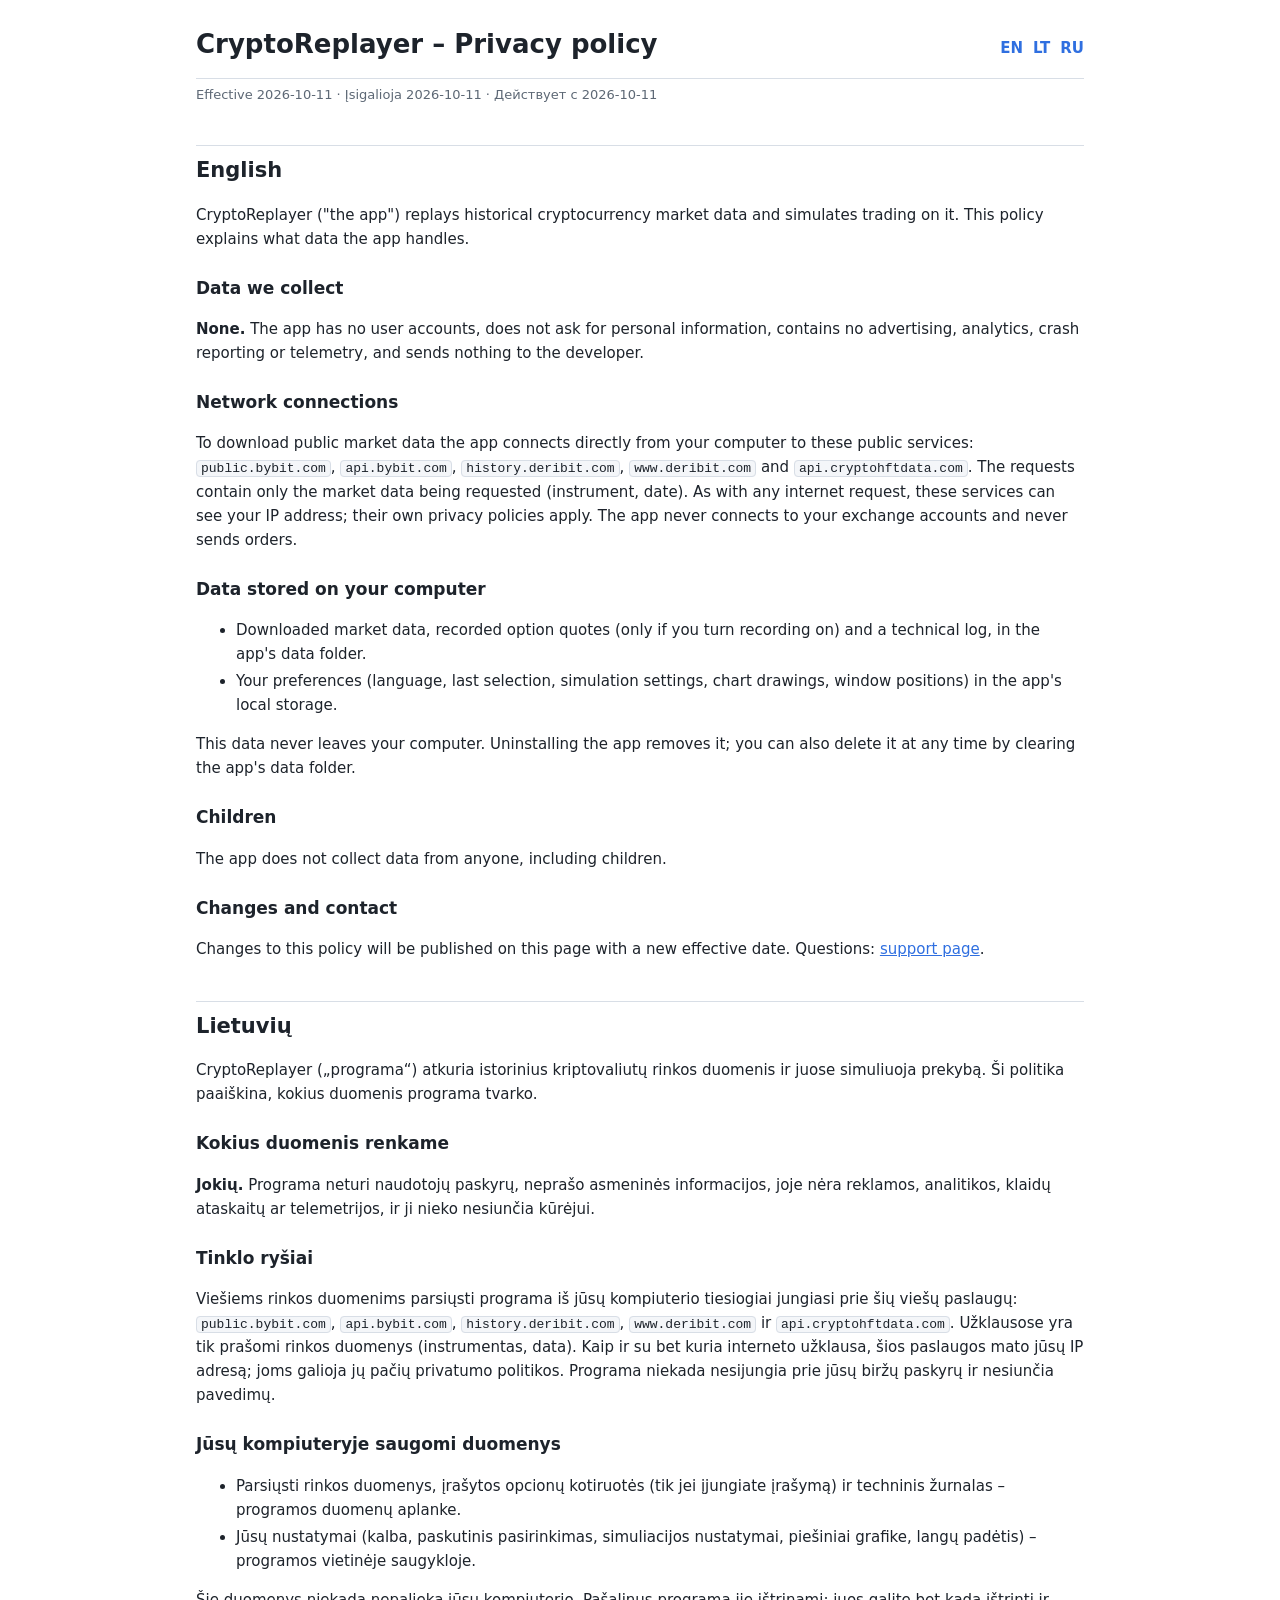
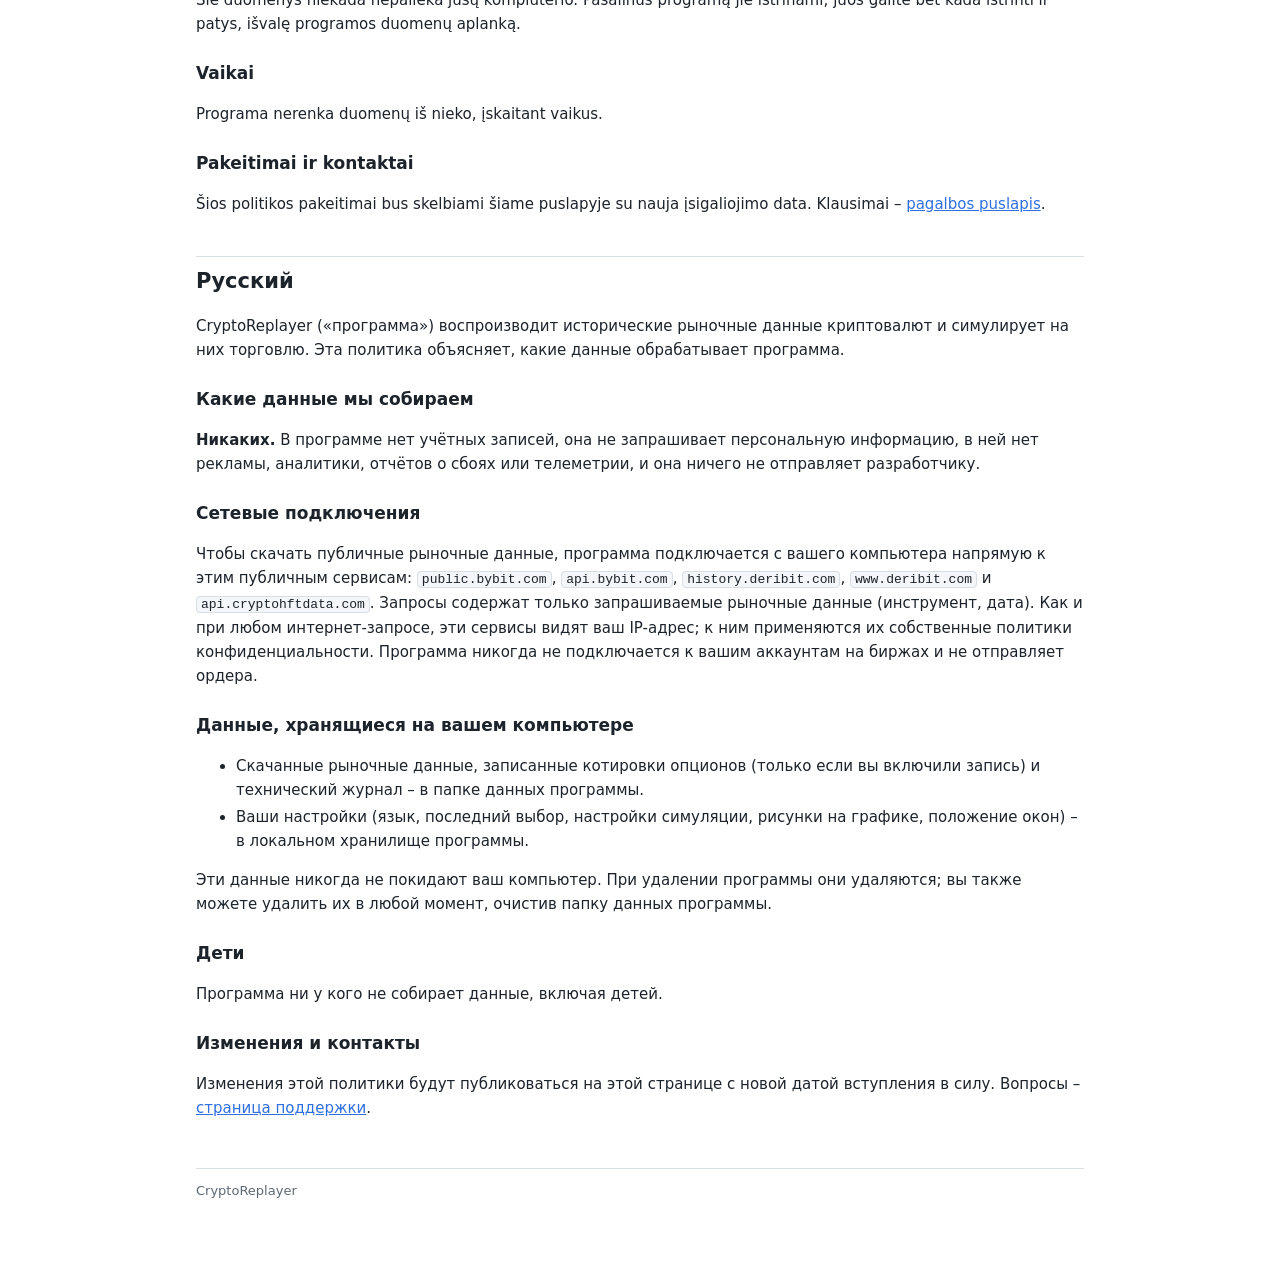
<file: privacy.html>
<!doctype html>
<html lang="en">
<head>
  <meta charset="utf-8">
  <meta name="viewport" content="width=device-width, initial-scale=1">
  <title>CryptoReplayer – Privacy policy</title>
  <link rel="stylesheet" href="guide.css">
</head>
<body>
<div class="wrap">
<header class="top">
  <h1>CryptoReplayer – Privacy policy</h1>
  <div class="langs"><a href="#en">EN</a><a href="#lt">LT</a><a href="#ru">RU</a></div>
</header>
<p class="meta">Effective 2026-10-11 · Įsigalioja 2026-10-11 · Действует с 2026-10-11</p>

<section id="en" lang="en">
<h2>English</h2>
<p>CryptoReplayer ("the app") replays historical cryptocurrency market data and simulates trading on it. This policy explains what data the app handles.</p>
<h3>Data we collect</h3>
<p><b>None.</b> The app has no user accounts, does not ask for personal information, contains no advertising, analytics, crash reporting or telemetry, and sends nothing to the developer.</p>
<h3>Network connections</h3>
<p>To download public market data the app connects directly from your computer to these public services: <code>public.bybit.com</code>, <code>api.bybit.com</code>, <code>history.deribit.com</code>, <code>www.deribit.com</code> and <code>api.cryptohftdata.com</code>. The requests contain only the market data being requested (instrument, date). As with any internet request, these services can see your IP address; their own privacy policies apply. The app never connects to your exchange accounts and never sends orders.</p>
<h3>Data stored on your computer</h3>
<ul>
  <li>Downloaded market data, recorded option quotes (only if you turn recording on) and a technical log, in the app's data folder.</li>
  <li>Your preferences (language, last selection, simulation settings, chart drawings, window positions) in the app's local storage.</li>
</ul>
<p>This data never leaves your computer. Uninstalling the app removes it; you can also delete it at any time by clearing the app's data folder.</p>
<h3>Children</h3>
<p>The app does not collect data from anyone, including children.</p>
<h3>Changes and contact</h3>
<p>Changes to this policy will be published on this page with a new effective date. Questions: <a href="https://rivakas.github.io/cryptoreplayer-site/#support">support page</a>.</p>
</section>

<section id="lt" lang="lt">
<h2>Lietuvių</h2>
<p>CryptoReplayer („programa“) atkuria istorinius kriptovaliutų rinkos duomenis ir juose simuliuoja prekybą. Ši politika paaiškina, kokius duomenis programa tvarko.</p>
<h3>Kokius duomenis renkame</h3>
<p><b>Jokių.</b> Programa neturi naudotojų paskyrų, neprašo asmeninės informacijos, joje nėra reklamos, analitikos, klaidų ataskaitų ar telemetrijos, ir ji nieko nesiunčia kūrėjui.</p>
<h3>Tinklo ryšiai</h3>
<p>Viešiems rinkos duomenims parsiųsti programa iš jūsų kompiuterio tiesiogiai jungiasi prie šių viešų paslaugų: <code>public.bybit.com</code>, <code>api.bybit.com</code>, <code>history.deribit.com</code>, <code>www.deribit.com</code> ir <code>api.cryptohftdata.com</code>. Užklausose yra tik prašomi rinkos duomenys (instrumentas, data). Kaip ir su bet kuria interneto užklausa, šios paslaugos mato jūsų IP adresą; joms galioja jų pačių privatumo politikos. Programa niekada nesijungia prie jūsų biržų paskyrų ir nesiunčia pavedimų.</p>
<h3>Jūsų kompiuteryje saugomi duomenys</h3>
<ul>
  <li>Parsiųsti rinkos duomenys, įrašytos opcionų kotiruotės (tik jei įjungiate įrašymą) ir techninis žurnalas – programos duomenų aplanke.</li>
  <li>Jūsų nustatymai (kalba, paskutinis pasirinkimas, simuliacijos nustatymai, piešiniai grafike, langų padėtis) – programos vietinėje saugykloje.</li>
</ul>
<p>Šie duomenys niekada nepalieka jūsų kompiuterio. Pašalinus programą jie ištrinami; juos galite bet kada ištrinti ir patys, išvalę programos duomenų aplanką.</p>
<h3>Vaikai</h3>
<p>Programa nerenka duomenų iš nieko, įskaitant vaikus.</p>
<h3>Pakeitimai ir kontaktai</h3>
<p>Šios politikos pakeitimai bus skelbiami šiame puslapyje su nauja įsigaliojimo data. Klausimai – <a href="https://rivakas.github.io/cryptoreplayer-site/#support">pagalbos puslapis</a>.</p>
</section>

<section id="ru" lang="ru">
<h2>Русский</h2>
<p>CryptoReplayer («программа») воспроизводит исторические рыночные данные криптовалют и симулирует на них торговлю. Эта политика объясняет, какие данные обрабатывает программа.</p>
<h3>Какие данные мы собираем</h3>
<p><b>Никаких.</b> В программе нет учётных записей, она не запрашивает персональную информацию, в ней нет рекламы, аналитики, отчётов о сбоях или телеметрии, и она ничего не отправляет разработчику.</p>
<h3>Сетевые подключения</h3>
<p>Чтобы скачать публичные рыночные данные, программа подключается с вашего компьютера напрямую к этим публичным сервисам: <code>public.bybit.com</code>, <code>api.bybit.com</code>, <code>history.deribit.com</code>, <code>www.deribit.com</code> и <code>api.cryptohftdata.com</code>. Запросы содержат только запрашиваемые рыночные данные (инструмент, дата). Как и при любом интернет-запросе, эти сервисы видят ваш IP-адрес; к ним применяются их собственные политики конфиденциальности. Программа никогда не подключается к вашим аккаунтам на биржах и не отправляет ордера.</p>
<h3>Данные, хранящиеся на вашем компьютере</h3>
<ul>
  <li>Скачанные рыночные данные, записанные котировки опционов (только если вы включили запись) и технический журнал – в папке данных программы.</li>
  <li>Ваши настройки (язык, последний выбор, настройки симуляции, рисунки на графике, положение окон) – в локальном хранилище программы.</li>
</ul>
<p>Эти данные никогда не покидают ваш компьютер. При удалении программы они удаляются; вы также можете удалить их в любой момент, очистив папку данных программы.</p>
<h3>Дети</h3>
<p>Программа ни у кого не собирает данные, включая детей.</p>
<h3>Изменения и контакты</h3>
<p>Изменения этой политики будут публиковаться на этой странице с новой датой вступления в силу. Вопросы – <a href="https://rivakas.github.io/cryptoreplayer-site/#support">страница поддержки</a>.</p>
</section>

<footer>CryptoReplayer</footer>
</div>
</body>
</html>
</file>
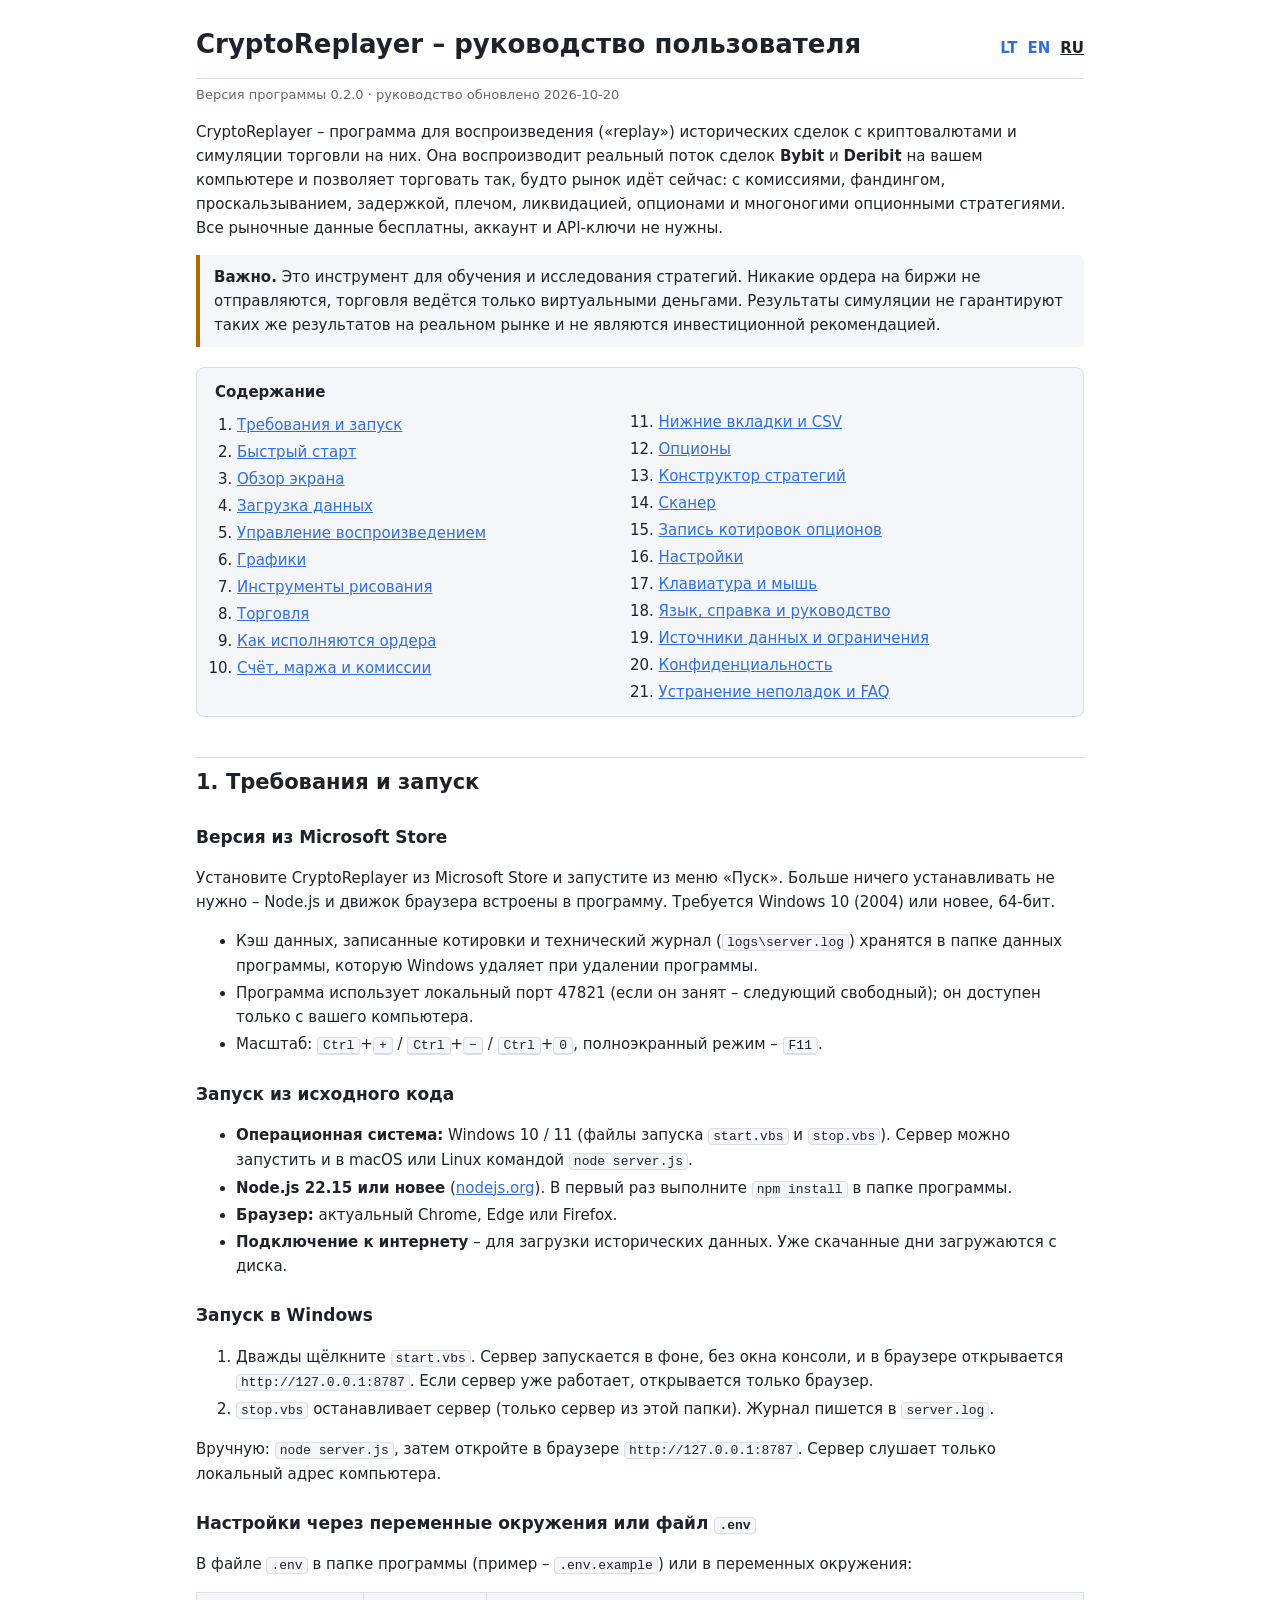
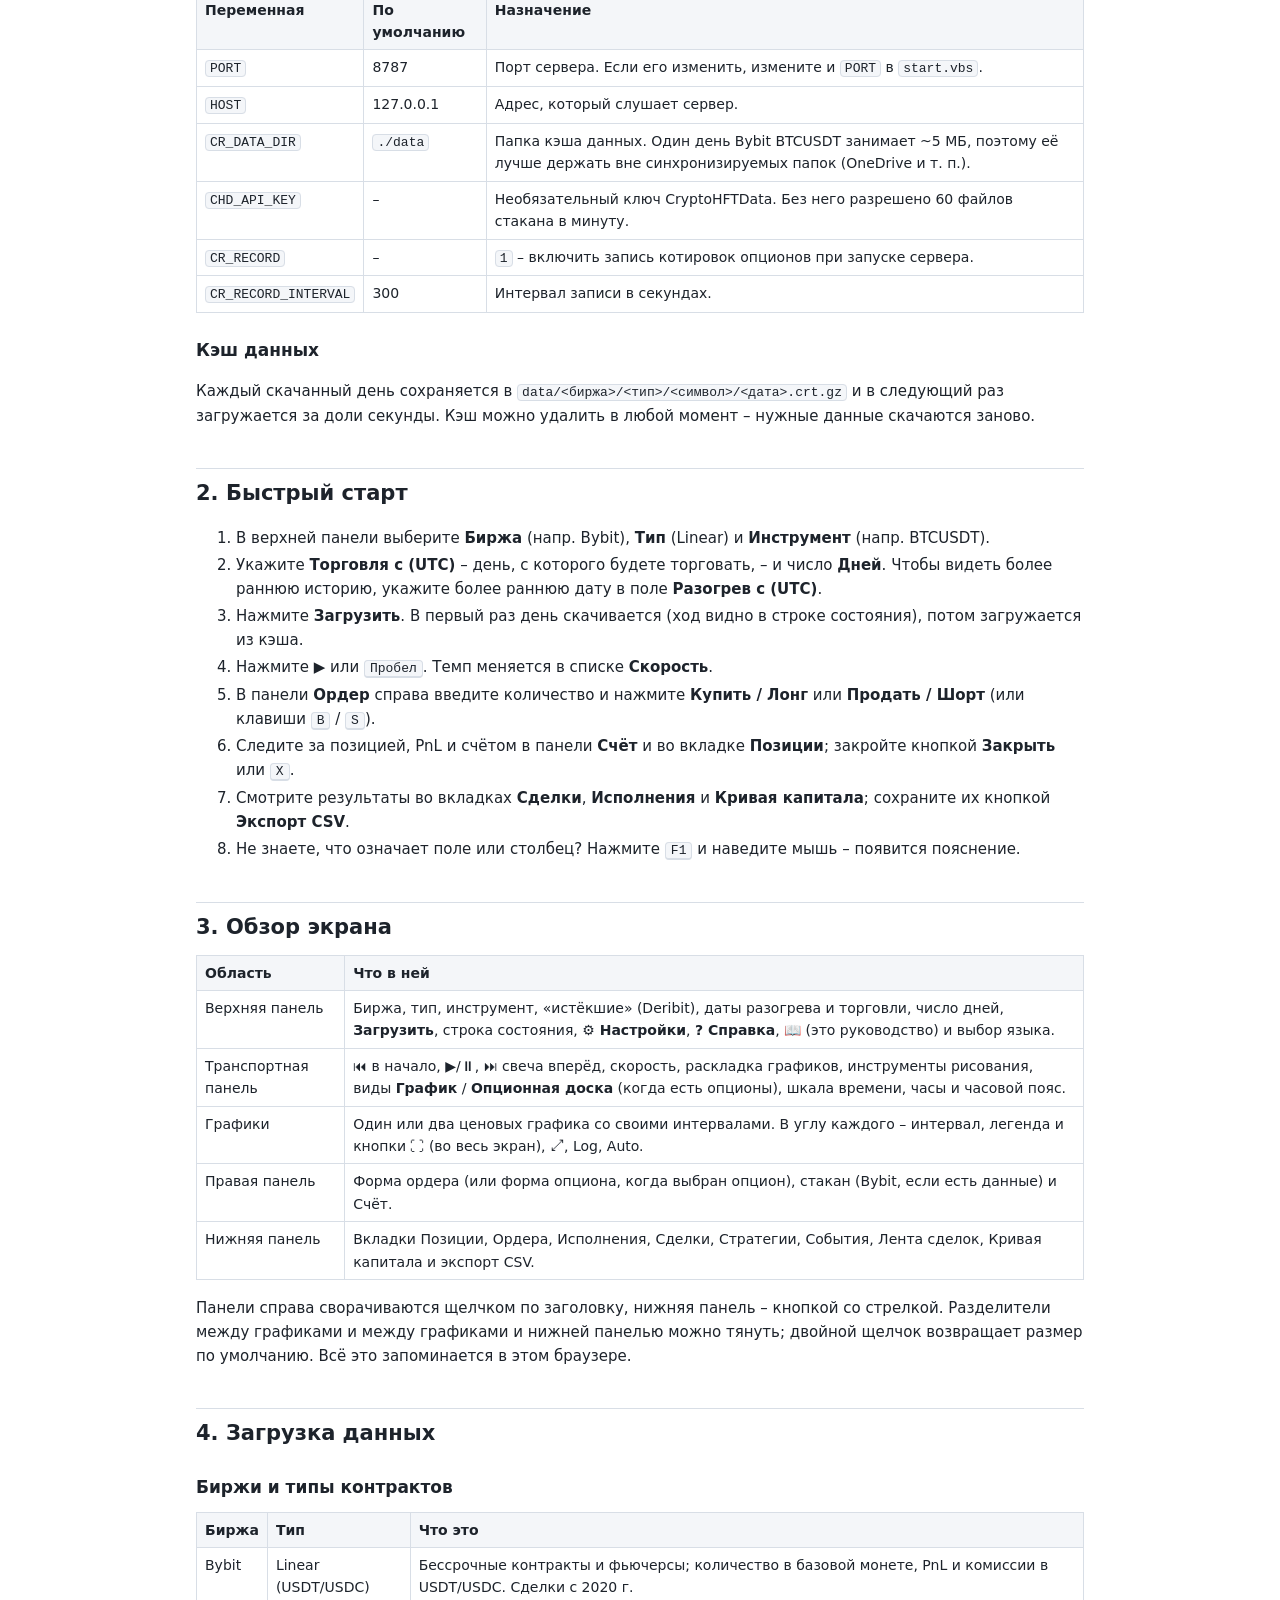
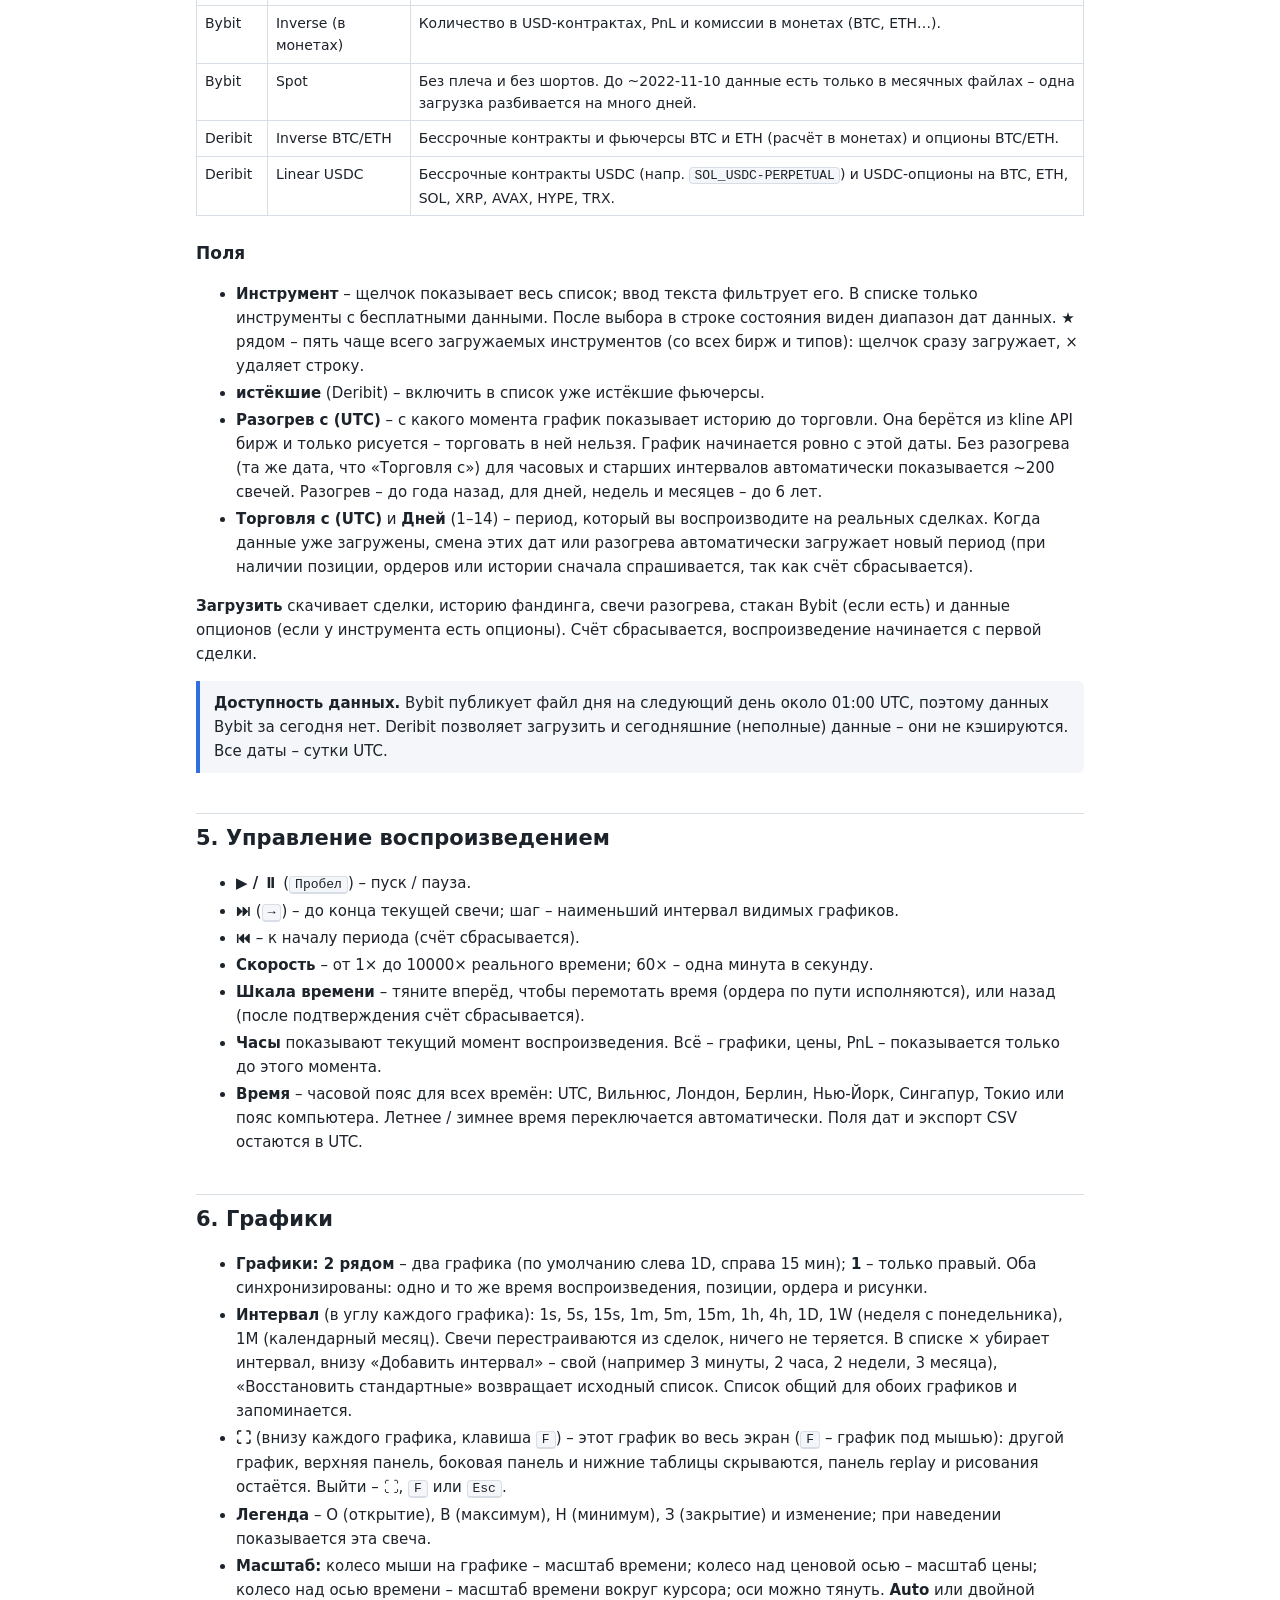
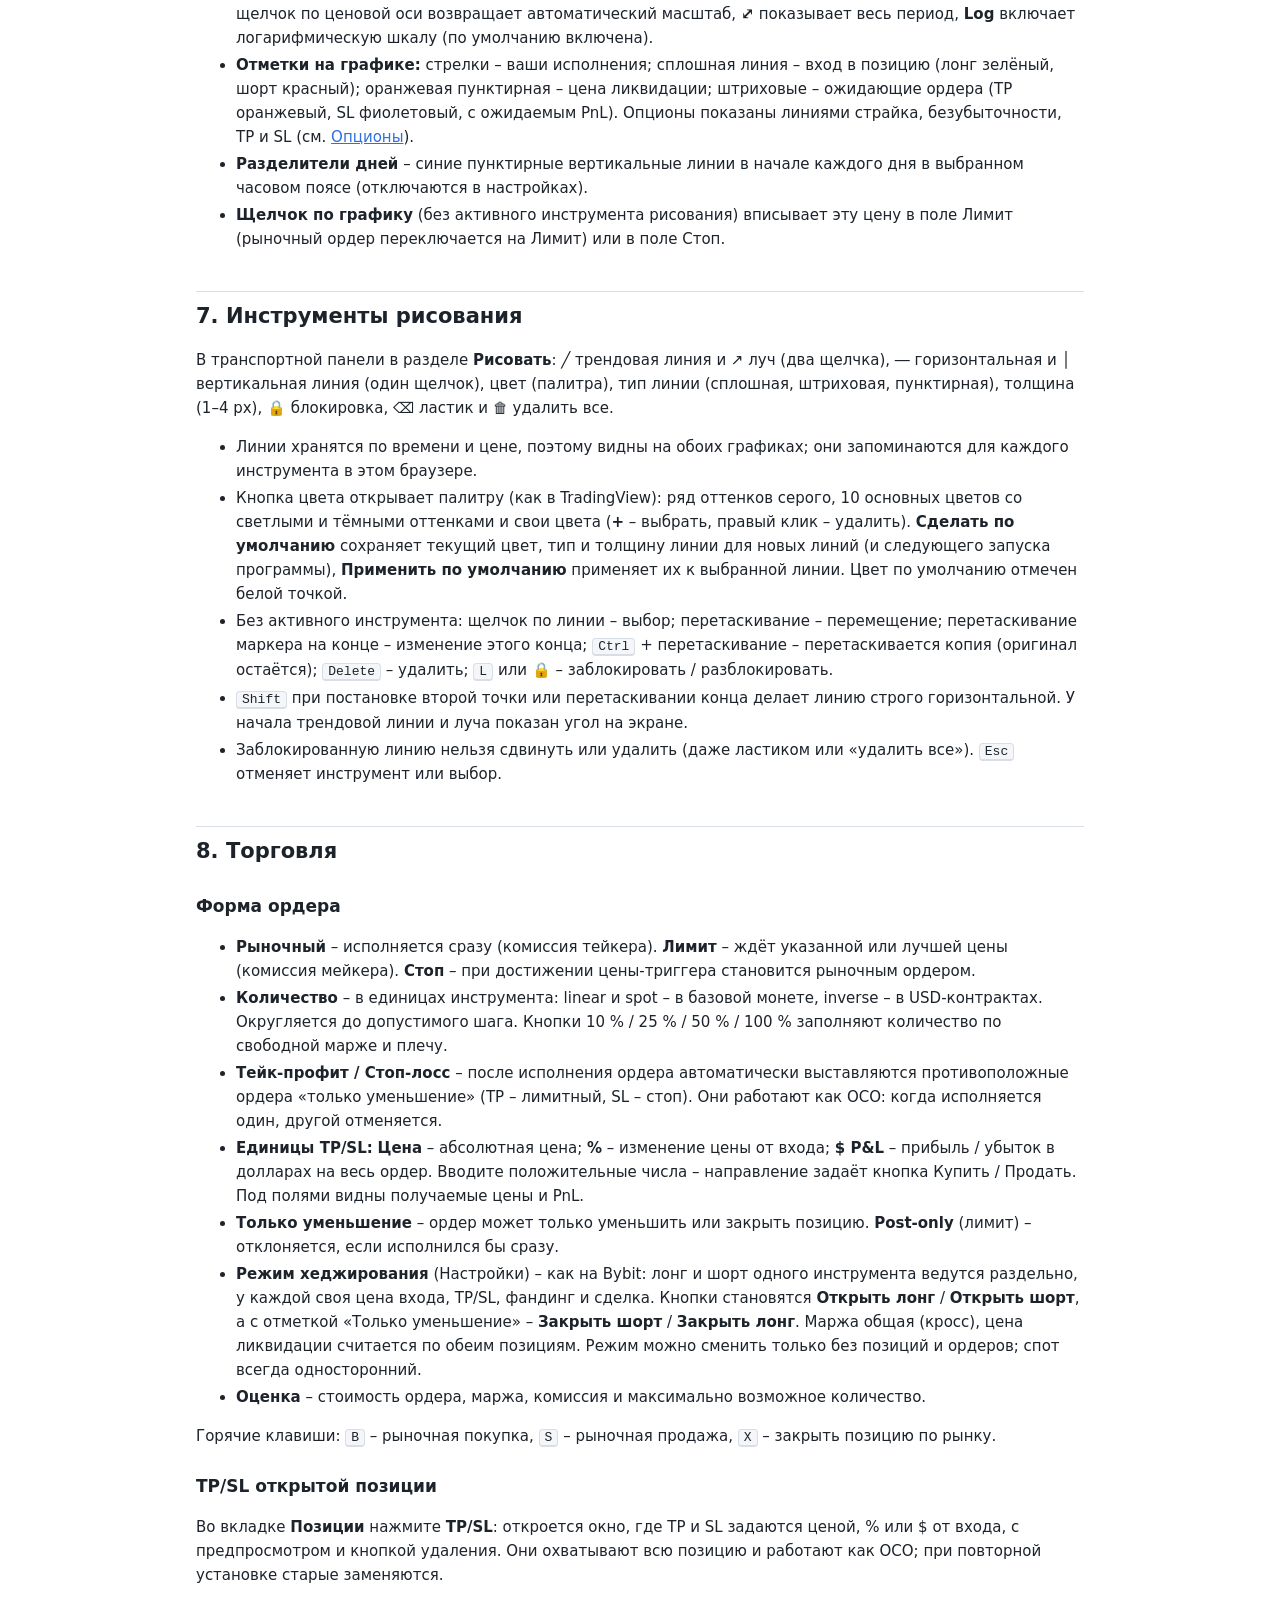
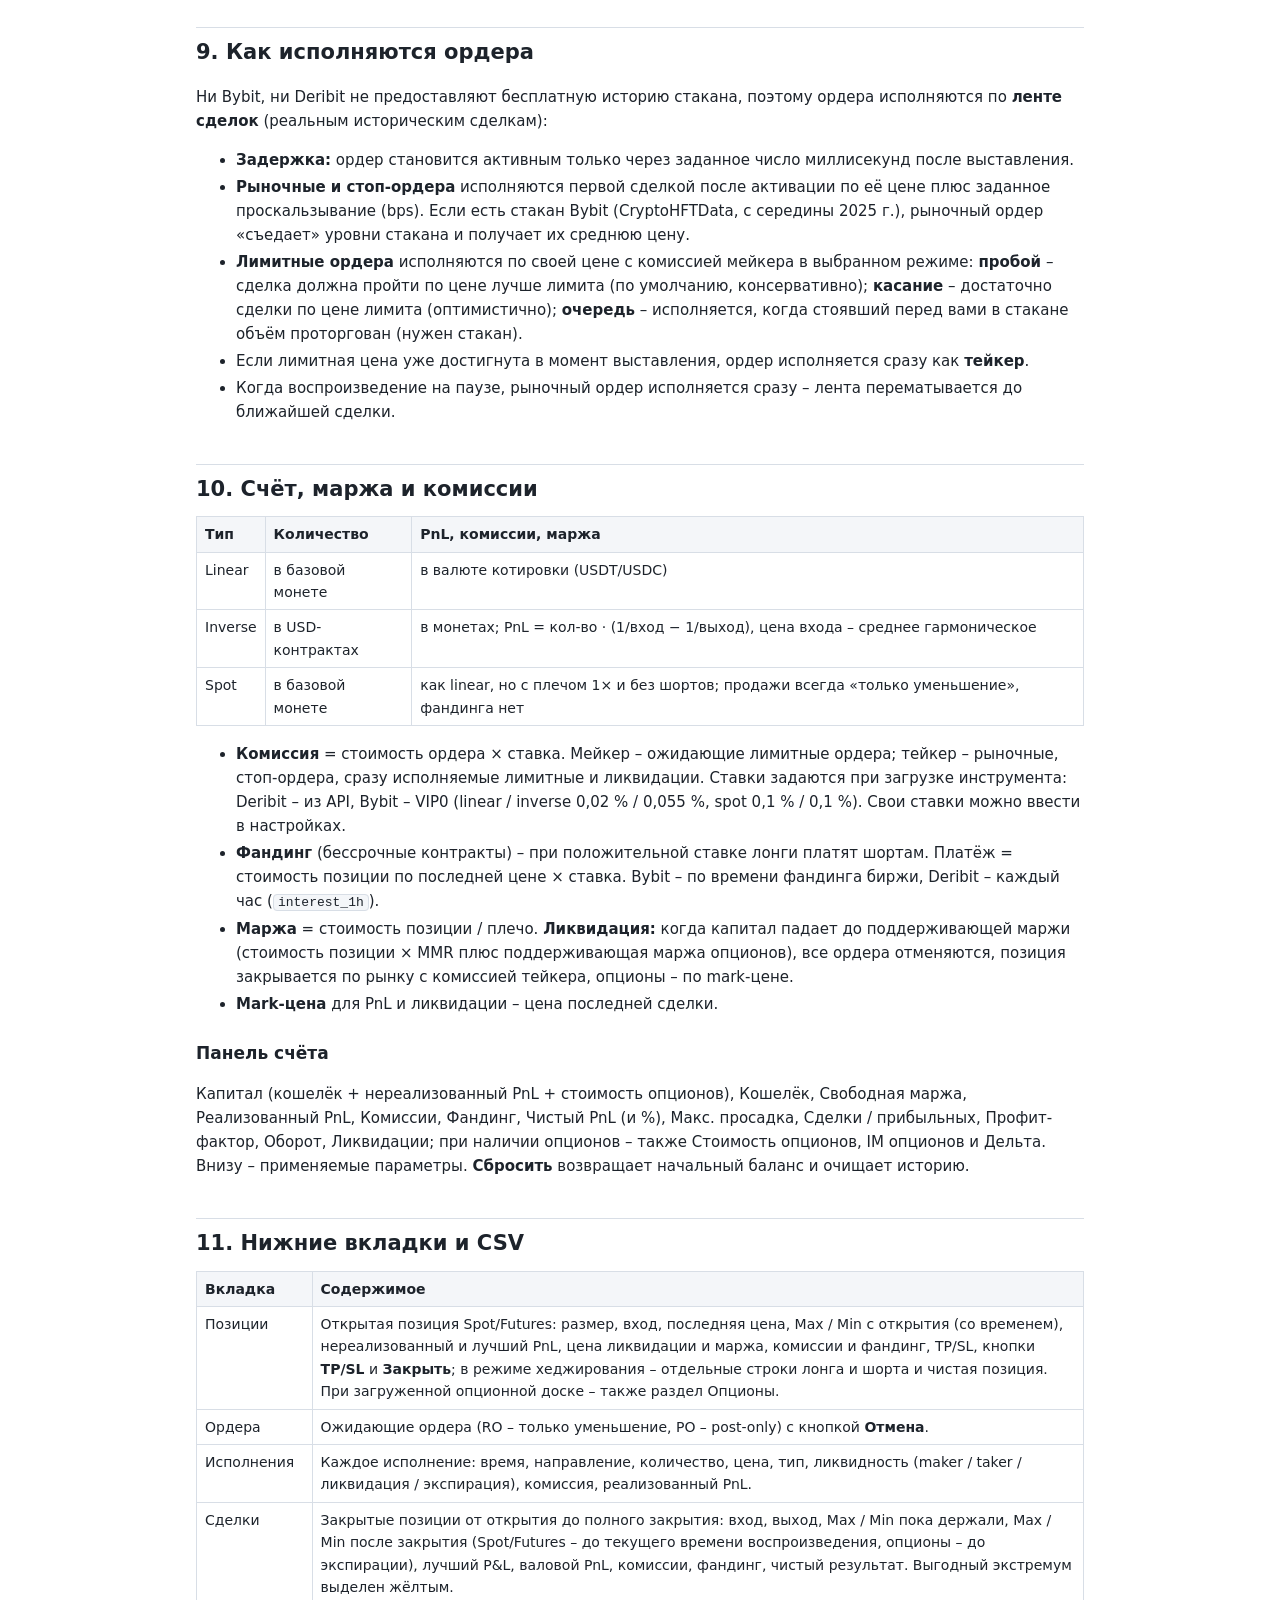
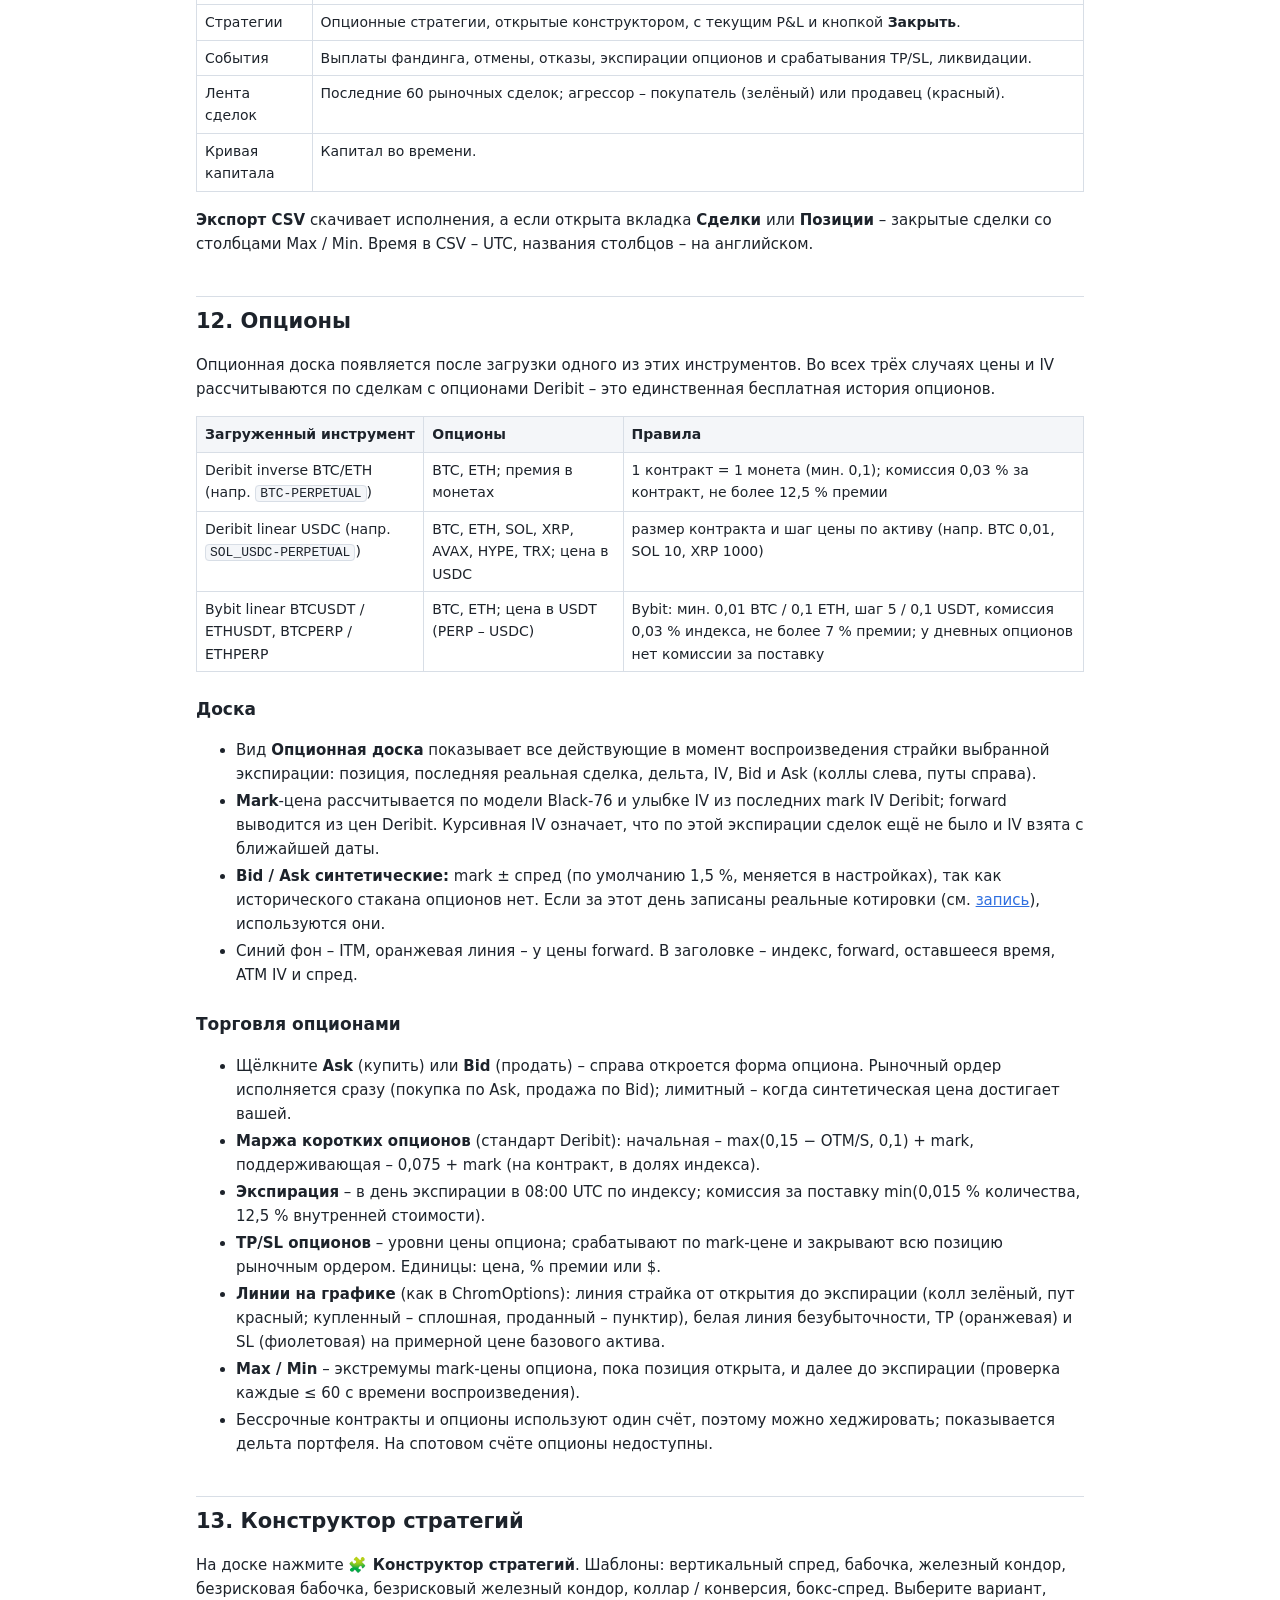
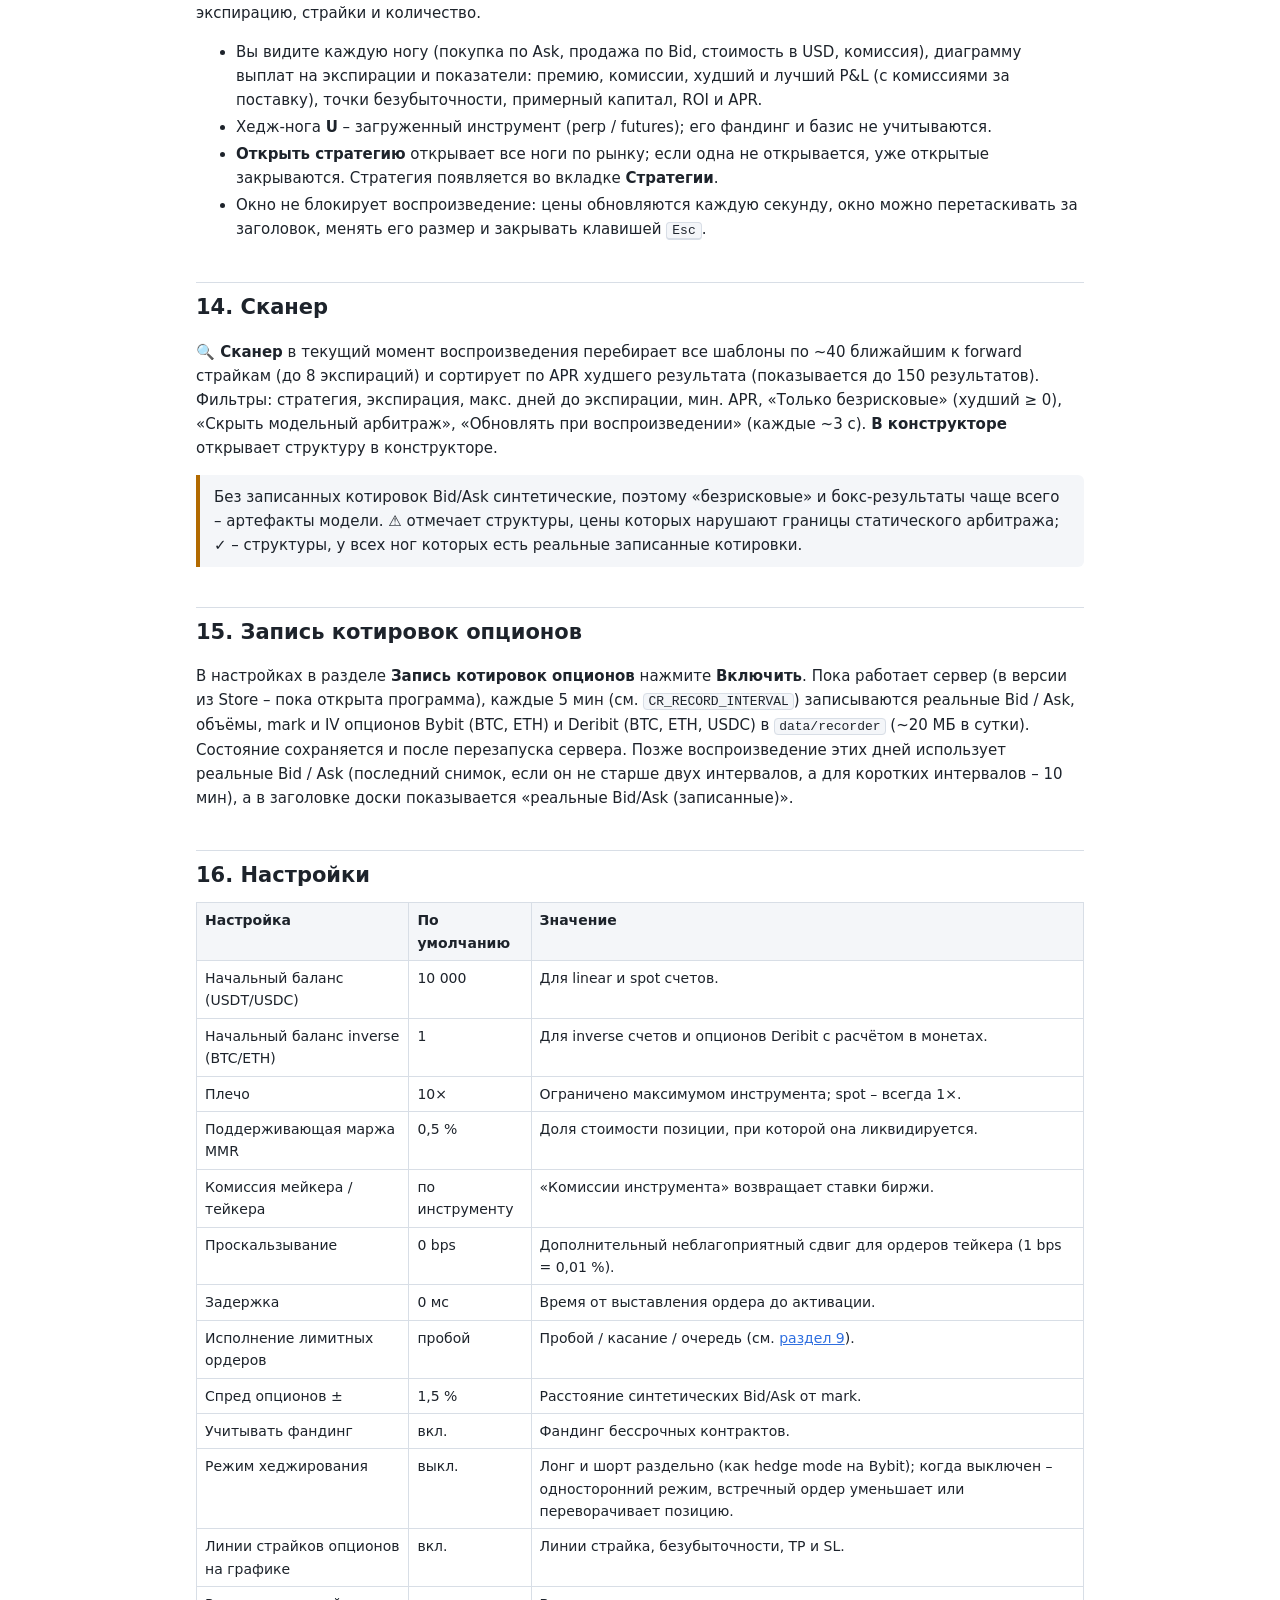
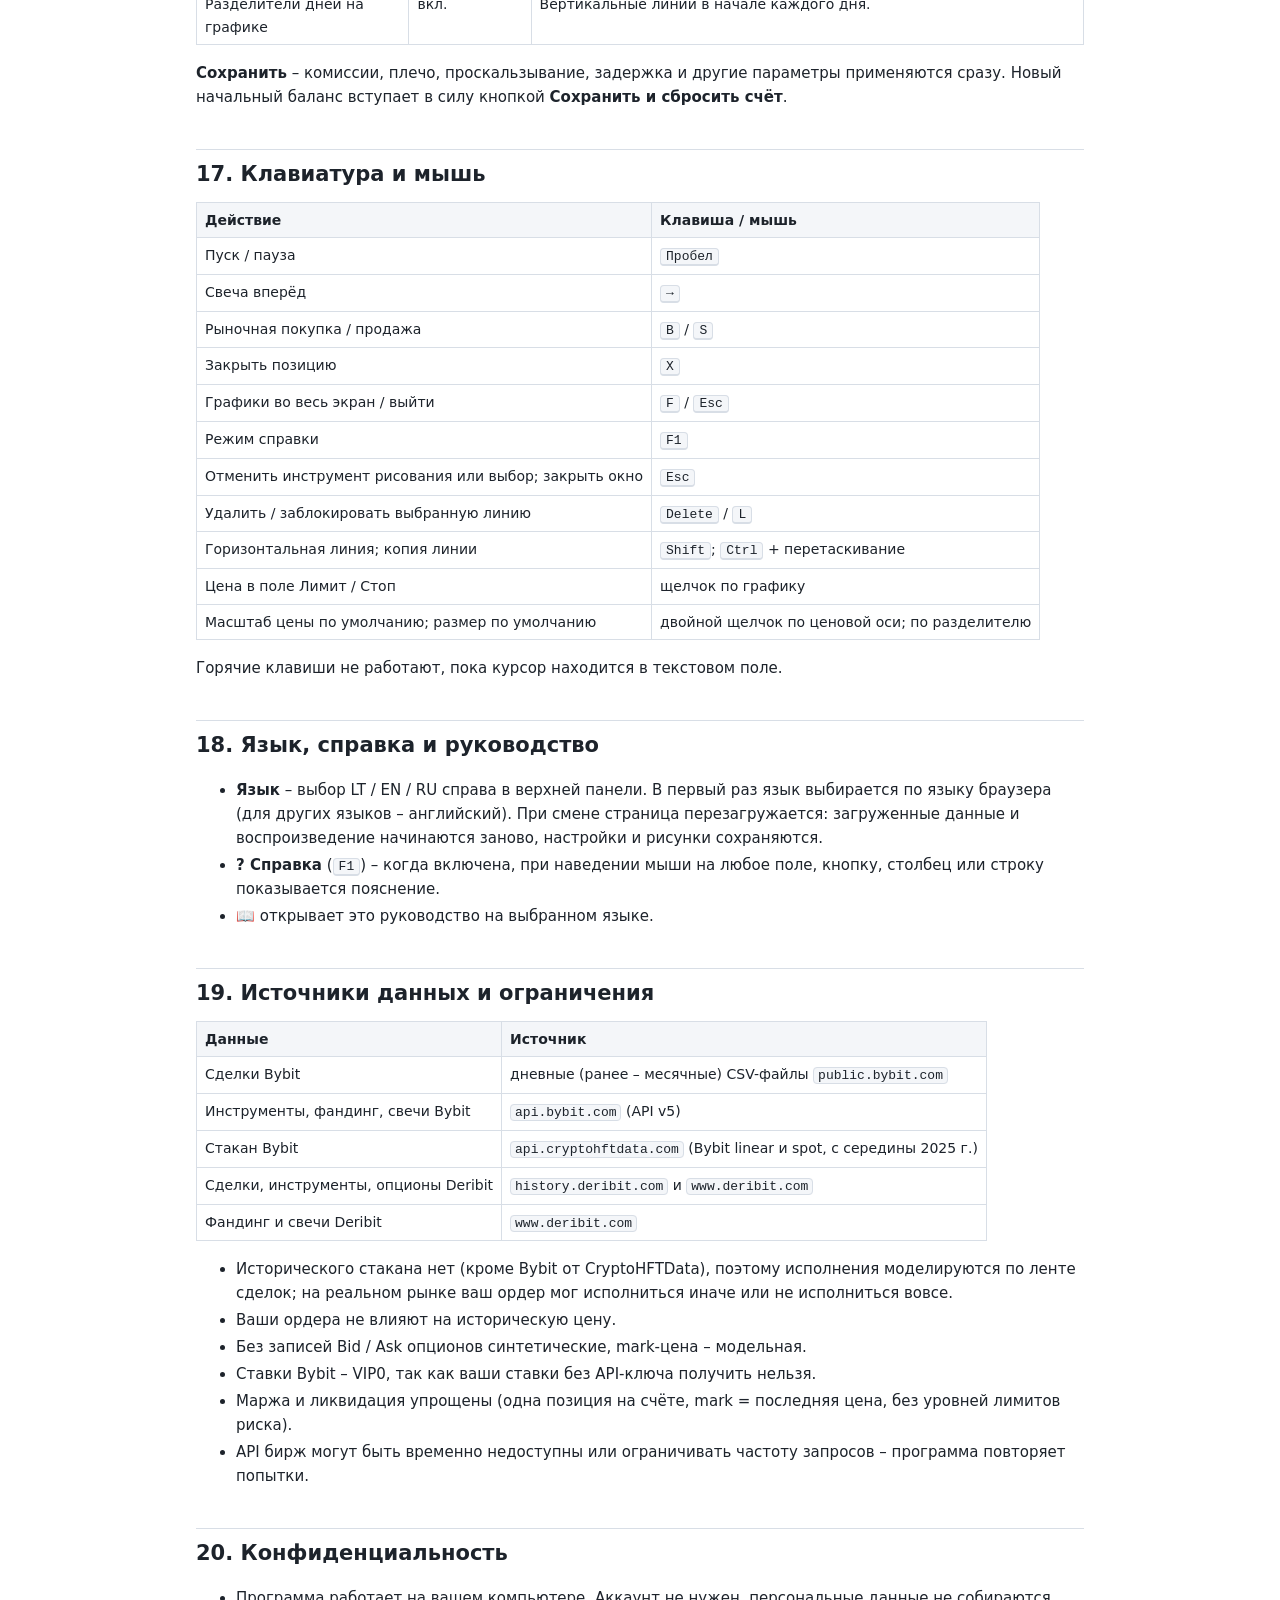
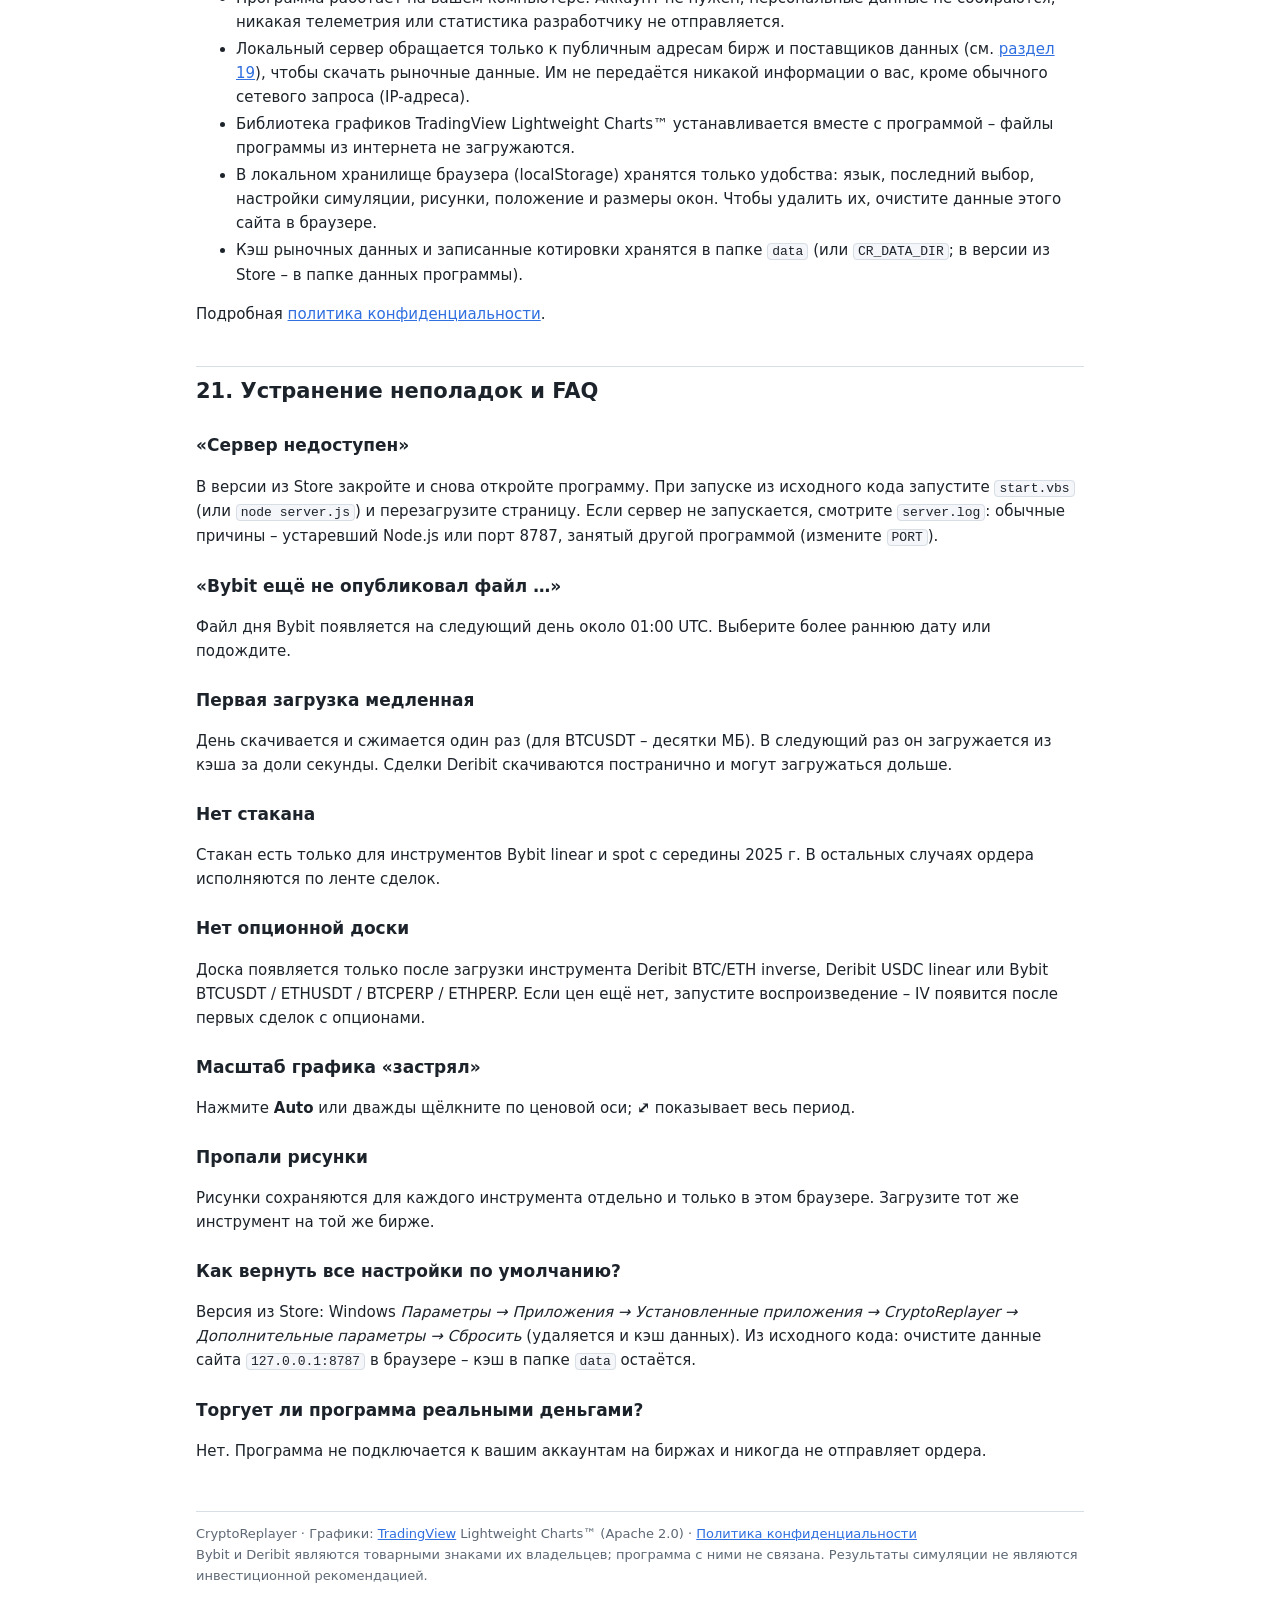
<file: ru.html>
<!doctype html>
<html lang="ru">
<head>
  <meta charset="utf-8">
  <meta name="viewport" content="width=device-width, initial-scale=1">
  <title>CryptoReplayer – руководство пользователя</title>
  <link rel="stylesheet" href="guide.css">
</head>
<body>
<div class="wrap">
<header class="top">
  <h1>CryptoReplayer – руководство пользователя</h1>
  <div class="langs"><a href="lt.html" hreflang="lt">LT</a><a href="en.html" hreflang="en">EN</a><a href="ru.html" aria-current="page">RU</a></div>
</header>
<p class="meta">Версия программы 0.2.0 · руководство обновлено 2026-10-20</p>

<p>CryptoReplayer – программа для воспроизведения («replay») исторических сделок с криптовалютами и симуляции торговли на них. Она воспроизводит реальный поток сделок <b>Bybit</b> и <b>Deribit</b> на вашем компьютере и позволяет торговать так, будто рынок идёт сейчас: с комиссиями, фандингом, проскальзыванием, задержкой, плечом, ликвидацией, опционами и многоногими опционными стратегиями. Все рыночные данные бесплатны, аккаунт и API-ключи не нужны.</p>

<div class="warn"><b>Важно.</b> Это инструмент для обучения и исследования стратегий. Никакие ордера на биржи не отправляются, торговля ведётся только виртуальными деньгами. Результаты симуляции не гарантируют таких же результатов на реальном рынке и не являются инвестиционной рекомендацией.</div>

<nav class="toc"><b>Содержание</b>
<ol>
  <li><a href="#start">Требования и запуск</a></li>
  <li><a href="#quick">Быстрый старт</a></li>
  <li><a href="#screen">Обзор экрана</a></li>
  <li><a href="#load">Загрузка данных</a></li>
  <li><a href="#replay">Управление воспроизведением</a></li>
  <li><a href="#charts">Графики</a></li>
  <li><a href="#draw">Инструменты рисования</a></li>
  <li><a href="#trade">Торговля</a></li>
  <li><a href="#fills">Как исполняются ордера</a></li>
  <li><a href="#account">Счёт, маржа и комиссии</a></li>
  <li><a href="#tabs">Нижние вкладки и CSV</a></li>
  <li><a href="#options">Опционы</a></li>
  <li><a href="#builder">Конструктор стратегий</a></li>
  <li><a href="#scanner">Сканер</a></li>
  <li><a href="#recorder">Запись котировок опционов</a></li>
  <li><a href="#settings">Настройки</a></li>
  <li><a href="#keys">Клавиатура и мышь</a></li>
  <li><a href="#lang">Язык, справка и руководство</a></li>
  <li><a href="#limits">Источники данных и ограничения</a></li>
  <li><a href="#privacy">Конфиденциальность</a></li>
  <li><a href="#faq">Устранение неполадок и FAQ</a></li>
</ol>
</nav>

<h2 id="start">1. Требования и запуск</h2>
<h3>Версия из Microsoft Store</h3>
<p>Установите CryptoReplayer из Microsoft Store и запустите из меню «Пуск». Больше ничего устанавливать не нужно – Node.js и движок браузера встроены в программу. Требуется Windows 10 (2004) или новее, 64-бит.</p>
<ul>
  <li>Кэш данных, записанные котировки и технический журнал (<code>logs\server.log</code>) хранятся в папке данных программы, которую Windows удаляет при удалении программы.</li>
  <li>Программа использует локальный порт 47821 (если он занят – следующий свободный); он доступен только с вашего компьютера.</li>
  <li>Масштаб: <kbd>Ctrl</kbd>+<kbd>+</kbd> / <kbd>Ctrl</kbd>+<kbd>−</kbd> / <kbd>Ctrl</kbd>+<kbd>0</kbd>, полноэкранный режим – <kbd>F11</kbd>.</li>
</ul>
<h3>Запуск из исходного кода</h3>
<ul>
  <li><b>Операционная система:</b> Windows 10 / 11 (файлы запуска <code>start.vbs</code> и <code>stop.vbs</code>). Сервер можно запустить и в macOS или Linux командой <code>node server.js</code>.</li>
  <li><b>Node.js 22.15 или новее</b> (<a href="https://nodejs.org">nodejs.org</a>). В первый раз выполните <code>npm install</code> в папке программы.</li>
  <li><b>Браузер:</b> актуальный Chrome, Edge или Firefox.</li>
  <li><b>Подключение к интернету</b> – для загрузки исторических данных. Уже скачанные дни загружаются с диска.</li>
</ul>
<h3>Запуск в Windows</h3>
<ol>
  <li>Дважды щёлкните <code>start.vbs</code>. Сервер запускается в фоне, без окна консоли, и в браузере открывается <code>http://127.0.0.1:8787</code>. Если сервер уже работает, открывается только браузер.</li>
  <li><code>stop.vbs</code> останавливает сервер (только сервер из этой папки). Журнал пишется в <code>server.log</code>.</li>
</ol>
<p>Вручную: <code>node server.js</code>, затем откройте в браузере <code>http://127.0.0.1:8787</code>. Сервер слушает только локальный адрес компьютера.</p>
<h3>Настройки через переменные окружения или файл <code>.env</code></h3>
<p>В файле <code>.env</code> в папке программы (пример – <code>.env.example</code>) или в переменных окружения:</p>
<table>
  <tr><th>Переменная</th><th>По умолчанию</th><th>Назначение</th></tr>
  <tr><td><code>PORT</code></td><td>8787</td><td>Порт сервера. Если его изменить, измените и <code>PORT</code> в <code>start.vbs</code>.</td></tr>
  <tr><td><code>HOST</code></td><td>127.0.0.1</td><td>Адрес, который слушает сервер.</td></tr>
  <tr><td><code>CR_DATA_DIR</code></td><td><code>./data</code></td><td>Папка кэша данных. Один день Bybit BTCUSDT занимает ~5 МБ, поэтому её лучше держать вне синхронизируемых папок (OneDrive и т. п.).</td></tr>
  <tr><td><code>CHD_API_KEY</code></td><td>–</td><td>Необязательный ключ CryptoHFTData. Без него разрешено 60 файлов стакана в минуту.</td></tr>
  <tr><td><code>CR_RECORD</code></td><td>–</td><td><code>1</code> – включить запись котировок опционов при запуске сервера.</td></tr>
  <tr><td><code>CR_RECORD_INTERVAL</code></td><td>300</td><td>Интервал записи в секундах.</td></tr>
</table>
<h3>Кэш данных</h3>
<p>Каждый скачанный день сохраняется в <code>data/&lt;биржа&gt;/&lt;тип&gt;/&lt;символ&gt;/&lt;дата&gt;.crt.gz</code> и в следующий раз загружается за доли секунды. Кэш можно удалить в любой момент – нужные данные скачаются заново.</p>

<h2 id="quick">2. Быстрый старт</h2>
<ol>
  <li>В верхней панели выберите <b>Биржа</b> (напр. Bybit), <b>Тип</b> (Linear) и <b>Инструмент</b> (напр. BTCUSDT).</li>
  <li>Укажите <b>Торговля с (UTC)</b> – день, с которого будете торговать, – и число <b>Дней</b>. Чтобы видеть более раннюю историю, укажите более раннюю дату в поле <b>Разогрев с (UTC)</b>.</li>
  <li>Нажмите <b>Загрузить</b>. В первый раз день скачивается (ход видно в строке состояния), потом загружается из кэша.</li>
  <li>Нажмите <b>▶</b> или <kbd>Пробел</kbd>. Темп меняется в списке <b>Скорость</b>.</li>
  <li>В панели <b>Ордер</b> справа введите количество и нажмите <b>Купить / Лонг</b> или <b>Продать / Шорт</b> (или клавиши <kbd>B</kbd> / <kbd>S</kbd>).</li>
  <li>Следите за позицией, PnL и счётом в панели <b>Счёт</b> и во вкладке <b>Позиции</b>; закройте кнопкой <b>Закрыть</b> или <kbd>X</kbd>.</li>
  <li>Смотрите результаты во вкладках <b>Сделки</b>, <b>Исполнения</b> и <b>Кривая капитала</b>; сохраните их кнопкой <b>Экспорт CSV</b>.</li>
  <li>Не знаете, что означает поле или столбец? Нажмите <kbd>F1</kbd> и наведите мышь – появится пояснение.</li>
</ol>

<h2 id="screen">3. Обзор экрана</h2>
<table>
  <tr><th>Область</th><th>Что в ней</th></tr>
  <tr><td>Верхняя панель</td><td>Биржа, тип, инструмент, «истёкшие» (Deribit), даты разогрева и торговли, число дней, <b>Загрузить</b>, строка состояния, <b>⚙ Настройки</b>, <b>? Справка</b>, <b>📖</b> (это руководство) и выбор языка.</td></tr>
  <tr><td>Транспортная панель</td><td>⏮ в начало, ▶/⏸, ⏭ свеча вперёд, скорость, раскладка графиков, инструменты рисования, виды <b>График</b> / <b>Опционная доска</b> (когда есть опционы), шкала времени, часы и часовой пояс.</td></tr>
  <tr><td>Графики</td><td>Один или два ценовых графика со своими интервалами. В углу каждого – интервал, легенда и кнопки ⛶ (во весь экран), ⤢, Log, Auto.</td></tr>
  <tr><td>Правая панель</td><td>Форма ордера (или форма опциона, когда выбран опцион), стакан (Bybit, если есть данные) и Счёт.</td></tr>
  <tr><td>Нижняя панель</td><td>Вкладки Позиции, Ордера, Исполнения, Сделки, Стратегии, События, Лента сделок, Кривая капитала и экспорт CSV.</td></tr>
</table>
<p>Панели справа сворачиваются щелчком по заголовку, нижняя панель – кнопкой со стрелкой. Разделители между графиками и между графиками и нижней панелью можно тянуть; двойной щелчок возвращает размер по умолчанию. Всё это запоминается в этом браузере.</p>

<h2 id="load">4. Загрузка данных</h2>
<h3>Биржи и типы контрактов</h3>
<table>
  <tr><th>Биржа</th><th>Тип</th><th>Что это</th></tr>
  <tr><td>Bybit</td><td>Linear (USDT/USDC)</td><td>Бессрочные контракты и фьючерсы; количество в базовой монете, PnL и комиссии в USDT/USDC. Сделки с 2020 г.</td></tr>
  <tr><td>Bybit</td><td>Inverse (в монетах)</td><td>Количество в USD-контрактах, PnL и комиссии в монетах (BTC, ETH…).</td></tr>
  <tr><td>Bybit</td><td>Spot</td><td>Без плеча и без шортов. До ~2022-11-10 данные есть только в месячных файлах – одна загрузка разбивается на много дней.</td></tr>
  <tr><td>Deribit</td><td>Inverse BTC/ETH</td><td>Бессрочные контракты и фьючерсы BTC и ETH (расчёт в монетах) и опционы BTC/ETH.</td></tr>
  <tr><td>Deribit</td><td>Linear USDC</td><td>Бессрочные контракты USDC (напр. <code>SOL_USDC-PERPETUAL</code>) и USDC-опционы на BTC, ETH, SOL, XRP, AVAX, HYPE, TRX.</td></tr>
</table>
<h3>Поля</h3>
<ul>
  <li><b>Инструмент</b> – щелчок показывает весь список; ввод текста фильтрует его. В списке только инструменты с бесплатными данными. После выбора в строке состояния виден диапазон дат данных. <b>★</b> рядом – пять чаще всего загружаемых инструментов (со всех бирж и типов): щелчок сразу загружает, × удаляет строку.</li>
  <li><b>истёкшие</b> (Deribit) – включить в список уже истёкшие фьючерсы.</li>
  <li><b>Разогрев с (UTC)</b> – с какого момента график показывает историю до торговли. Она берётся из kline API бирж и только рисуется – торговать в ней нельзя. График начинается ровно с этой даты. Без разогрева (та же дата, что «Торговля с») для часовых и старших интервалов автоматически показывается ~200 свечей. Разогрев – до года назад, для дней, недель и месяцев – до 6 лет.</li>
  <li><b>Торговля с (UTC)</b> и <b>Дней</b> (1–14) – период, который вы воспроизводите на реальных сделках. Когда данные уже загружены, смена этих дат или разогрева автоматически загружает новый период (при наличии позиции, ордеров или истории сначала спрашивается, так как счёт сбрасывается).</li>
</ul>
<p><b>Загрузить</b> скачивает сделки, историю фандинга, свечи разогрева, стакан Bybit (если есть) и данные опционов (если у инструмента есть опционы). Счёт сбрасывается, воспроизведение начинается с первой сделки.</p>
<div class="note"><b>Доступность данных.</b> Bybit публикует файл дня на следующий день около 01:00 UTC, поэтому данных Bybit за сегодня нет. Deribit позволяет загрузить и сегодняшние (неполные) данные – они не кэшируются. Все даты – сутки UTC.</div>

<h2 id="replay">5. Управление воспроизведением</h2>
<ul>
  <li><b>▶ / ⏸</b> (<kbd>Пробел</kbd>) – пуск / пауза.</li>
  <li><b>⏭</b> (<kbd>→</kbd>) – до конца текущей свечи; шаг – наименьший интервал видимых графиков.</li>
  <li><b>⏮</b> – к началу периода (счёт сбрасывается).</li>
  <li><b>Скорость</b> – от 1× до 10000× реального времени; 60× – одна минута в секунду.</li>
  <li><b>Шкала времени</b> – тяните вперёд, чтобы перемотать время (ордера по пути исполняются), или назад (после подтверждения счёт сбрасывается).</li>
  <li><b>Часы</b> показывают текущий момент воспроизведения. Всё – графики, цены, PnL – показывается только до этого момента.</li>
  <li><b>Время</b> – часовой пояс для всех времён: UTC, Вильнюс, Лондон, Берлин, Нью-Йорк, Сингапур, Токио или пояс компьютера. Летнее / зимнее время переключается автоматически. Поля дат и экспорт CSV остаются в UTC.</li>
</ul>

<h2 id="charts">6. Графики</h2>
<ul>
  <li><b>Графики: 2 рядом</b> – два графика (по умолчанию слева 1D, справа 15 мин); <b>1</b> – только правый. Оба синхронизированы: одно и то же время воспроизведения, позиции, ордера и рисунки.</li>
  <li><b>Интервал</b> (в углу каждого графика): 1s, 5s, 15s, 1m, 5m, 15m, 1h, 4h, 1D, 1W (неделя с понедельника), 1M (календарный месяц). Свечи перестраиваются из сделок, ничего не теряется. В списке × убирает интервал, внизу «Добавить интервал» – свой (например 3 минуты, 2 часа, 2 недели, 3 месяца), «Восстановить стандартные» возвращает исходный список. Список общий для обоих графиков и запоминается.</li>
  <li><b>⛶</b> (внизу каждого графика, клавиша <kbd>F</kbd>) – этот график во весь экран (<kbd>F</kbd> – график под мышью): другой график, верхняя панель, боковая панель и нижние таблицы скрываются, панель replay и рисования остаётся. Выйти – ⛶, <kbd>F</kbd> или <kbd>Esc</kbd>.</li>
  <li><b>Легенда</b> – О (открытие), В (максимум), Н (минимум), З (закрытие) и изменение; при наведении показывается эта свеча.</li>
  <li><b>Масштаб:</b> колесо мыши на графике – масштаб времени; колесо над ценовой осью – масштаб цены; колесо над осью времени – масштаб времени вокруг курсора; оси можно тянуть. <b>Auto</b> или двойной щелчок по ценовой оси возвращает автоматический масштаб, <b>⤢</b> показывает весь период, <b>Log</b> включает логарифмическую шкалу (по умолчанию включена).</li>
  <li><b>Отметки на графике:</b> стрелки – ваши исполнения; сплошная линия – вход в позицию (лонг зелёный, шорт красный); оранжевая пунктирная – цена ликвидации; штриховые – ожидающие ордера (TP оранжевый, SL фиолетовый, с ожидаемым PnL). Опционы показаны линиями страйка, безубыточности, TP и SL (см. <a href="#options">Опционы</a>).</li>
  <li><b>Разделители дней</b> – синие пунктирные вертикальные линии в начале каждого дня в выбранном часовом поясе (отключаются в настройках).</li>
  <li><b>Щелчок по графику</b> (без активного инструмента рисования) вписывает эту цену в поле Лимит (рыночный ордер переключается на Лимит) или в поле Стоп.</li>
</ul>

<h2 id="draw">7. Инструменты рисования</h2>
<p>В транспортной панели в разделе <b>Рисовать</b>: ╱ трендовая линия и ↗ луч (два щелчка), ― горизонтальная и │ вертикальная линия (один щелчок), цвет (палитра), тип линии (сплошная, штриховая, пунктирная), толщина (1–4 px), 🔒 блокировка, ⌫ ластик и 🗑 удалить все.</p>
<ul>
  <li>Линии хранятся по времени и цене, поэтому видны на обоих графиках; они запоминаются для каждого инструмента в этом браузере.</li>
  <li>Кнопка цвета открывает палитру (как в TradingView): ряд оттенков серого, 10 основных цветов со светлыми и тёмными оттенками и свои цвета (<b>+</b> – выбрать, правый клик – удалить). <b>Сделать по умолчанию</b> сохраняет текущий цвет, тип и толщину линии для новых линий (и следующего запуска программы), <b>Применить по умолчанию</b> применяет их к выбранной линии. Цвет по умолчанию отмечен белой точкой.</li>
  <li>Без активного инструмента: щелчок по линии – выбор; перетаскивание – перемещение; перетаскивание маркера на конце – изменение этого конца; <kbd>Ctrl</kbd> + перетаскивание – перетаскивается копия (оригинал остаётся); <kbd>Delete</kbd> – удалить; <kbd>L</kbd> или 🔒 – заблокировать / разблокировать.</li>
  <li><kbd>Shift</kbd> при постановке второй точки или перетаскивании конца делает линию строго горизонтальной. У начала трендовой линии и луча показан угол на экране.</li>
  <li>Заблокированную линию нельзя сдвинуть или удалить (даже ластиком или «удалить все»). <kbd>Esc</kbd> отменяет инструмент или выбор.</li>
</ul>

<h2 id="trade">8. Торговля</h2>
<h3>Форма ордера</h3>
<ul>
  <li><b>Рыночный</b> – исполняется сразу (комиссия тейкера). <b>Лимит</b> – ждёт указанной или лучшей цены (комиссия мейкера). <b>Стоп</b> – при достижении цены-триггера становится рыночным ордером.</li>
  <li><b>Количество</b> – в единицах инструмента: linear и spot – в базовой монете, inverse – в USD-контрактах. Округляется до допустимого шага. Кнопки 10 % / 25 % / 50 % / 100 % заполняют количество по свободной марже и плечу.</li>
  <li><b>Тейк-профит / Стоп-лосс</b> – после исполнения ордера автоматически выставляются противоположные ордера «только уменьшение» (TP – лимитный, SL – стоп). Они работают как OCO: когда исполняется один, другой отменяется.</li>
  <li><b>Единицы TP/SL:</b> <b>Цена</b> – абсолютная цена; <b>%</b> – изменение цены от входа; <b>$ P&amp;L</b> – прибыль / убыток в долларах на весь ордер. Вводите положительные числа – направление задаёт кнопка Купить / Продать. Под полями видны получаемые цены и PnL.</li>
  <li><b>Только уменьшение</b> – ордер может только уменьшить или закрыть позицию. <b>Post-only</b> (лимит) – отклоняется, если исполнился бы сразу.</li>
  <li><b>Режим хеджирования</b> (Настройки) – как на Bybit: лонг и шорт одного инструмента ведутся раздельно, у каждой своя цена входа, TP/SL, фандинг и сделка. Кнопки становятся <b>Открыть лонг</b> / <b>Открыть шорт</b>, а с отметкой «Только уменьшение» – <b>Закрыть шорт</b> / <b>Закрыть лонг</b>. Маржа общая (кросс), цена ликвидации считается по обеим позициям. Режим можно сменить только без позиций и ордеров; спот всегда односторонний.</li>
  <li><b>Оценка</b> – стоимость ордера, маржа, комиссия и максимально возможное количество.</li>
</ul>
<p>Горячие клавиши: <kbd>B</kbd> – рыночная покупка, <kbd>S</kbd> – рыночная продажа, <kbd>X</kbd> – закрыть позицию по рынку.</p>
<h3>TP/SL открытой позиции</h3>
<p>Во вкладке <b>Позиции</b> нажмите <b>TP/SL</b>: откроется окно, где TP и SL задаются ценой, % или $ от входа, с предпросмотром и кнопкой удаления. Они охватывают всю позицию и работают как OCO; при повторной установке старые заменяются.</p>

<h2 id="fills">9. Как исполняются ордера</h2>
<p>Ни Bybit, ни Deribit не предоставляют бесплатную историю стакана, поэтому ордера исполняются по <b>ленте сделок</b> (реальным историческим сделкам):</p>
<ul>
  <li><b>Задержка:</b> ордер становится активным только через заданное число миллисекунд после выставления.</li>
  <li><b>Рыночные и стоп-ордера</b> исполняются первой сделкой после активации по её цене плюс заданное проскальзывание (bps). Если есть стакан Bybit (CryptoHFTData, с середины 2025 г.), рыночный ордер «съедает» уровни стакана и получает их среднюю цену.</li>
  <li><b>Лимитные ордера</b> исполняются по своей цене с комиссией мейкера в выбранном режиме: <b>пробой</b> – сделка должна пройти по цене лучше лимита (по умолчанию, консервативно); <b>касание</b> – достаточно сделки по цене лимита (оптимистично); <b>очередь</b> – исполняется, когда стоявший перед вами в стакане объём проторгован (нужен стакан).</li>
  <li>Если лимитная цена уже достигнута в момент выставления, ордер исполняется сразу как <b>тейкер</b>.</li>
  <li>Когда воспроизведение на паузе, рыночный ордер исполняется сразу – лента перематывается до ближайшей сделки.</li>
</ul>

<h2 id="account">10. Счёт, маржа и комиссии</h2>
<table>
  <tr><th>Тип</th><th>Количество</th><th>PnL, комиссии, маржа</th></tr>
  <tr><td>Linear</td><td>в базовой монете</td><td>в валюте котировки (USDT/USDC)</td></tr>
  <tr><td>Inverse</td><td>в USD-контрактах</td><td>в монетах; PnL = кол-во · (1/вход − 1/выход), цена входа – среднее гармоническое</td></tr>
  <tr><td>Spot</td><td>в базовой монете</td><td>как linear, но с плечом 1× и без шортов; продажи всегда «только уменьшение», фандинга нет</td></tr>
</table>
<ul>
  <li><b>Комиссия</b> = стоимость ордера × ставка. Мейкер – ожидающие лимитные ордера; тейкер – рыночные, стоп-ордера, сразу исполняемые лимитные и ликвидации. Ставки задаются при загрузке инструмента: Deribit – из API, Bybit – VIP0 (linear / inverse 0,02 % / 0,055 %, spot 0,1 % / 0,1 %). Свои ставки можно ввести в настройках.</li>
  <li><b>Фандинг</b> (бессрочные контракты) – при положительной ставке лонги платят шортам. Платёж = стоимость позиции по последней цене × ставка. Bybit – по времени фандинга биржи, Deribit – каждый час (<code>interest_1h</code>).</li>
  <li><b>Маржа</b> = стоимость позиции / плечо. <b>Ликвидация:</b> когда капитал падает до поддерживающей маржи (стоимость позиции × MMR плюс поддерживающая маржа опционов), все ордера отменяются, позиция закрывается по рынку с комиссией тейкера, опционы – по mark-цене.</li>
  <li><b>Mark-цена</b> для PnL и ликвидации – цена последней сделки.</li>
</ul>
<h3>Панель счёта</h3>
<p>Капитал (кошелёк + нереализованный PnL + стоимость опционов), Кошелёк, Свободная маржа, Реализованный PnL, Комиссии, Фандинг, Чистый PnL (и %), Макс. просадка, Сделки / прибыльных, Профит-фактор, Оборот, Ликвидации; при наличии опционов – также Стоимость опционов, IM опционов и Дельта. Внизу – применяемые параметры. <b>Сбросить</b> возвращает начальный баланс и очищает историю.</p>

<h2 id="tabs">11. Нижние вкладки и CSV</h2>
<table>
  <tr><th>Вкладка</th><th>Содержимое</th></tr>
  <tr><td>Позиции</td><td>Открытая позиция Spot/Futures: размер, вход, последняя цена, Max / Min с открытия (со временем), нереализованный и лучший PnL, цена ликвидации и маржа, комиссии и фандинг, TP/SL, кнопки <b>TP/SL</b> и <b>Закрыть</b>; в режиме хеджирования – отдельные строки лонга и шорта и чистая позиция. При загруженной опционной доске – также раздел Опционы.</td></tr>
  <tr><td>Ордера</td><td>Ожидающие ордера (RO – только уменьшение, PO – post-only) с кнопкой <b>Отмена</b>.</td></tr>
  <tr><td>Исполнения</td><td>Каждое исполнение: время, направление, количество, цена, тип, ликвидность (maker / taker / ликвидация / экспирация), комиссия, реализованный PnL.</td></tr>
  <tr><td>Сделки</td><td>Закрытые позиции от открытия до полного закрытия: вход, выход, Max / Min пока держали, Max / Min после закрытия (Spot/Futures – до текущего времени воспроизведения, опционы – до экспирации), лучший P&amp;L, валовой PnL, комиссии, фандинг, чистый результат. Выгодный экстремум выделен жёлтым.</td></tr>
  <tr><td>Стратегии</td><td>Опционные стратегии, открытые конструктором, с текущим P&amp;L и кнопкой <b>Закрыть</b>.</td></tr>
  <tr><td>События</td><td>Выплаты фандинга, отмены, отказы, экспирации опционов и срабатывания TP/SL, ликвидации.</td></tr>
  <tr><td>Лента сделок</td><td>Последние 60 рыночных сделок; агрессор – покупатель (зелёный) или продавец (красный).</td></tr>
  <tr><td>Кривая капитала</td><td>Капитал во времени.</td></tr>
</table>
<p><b>Экспорт CSV</b> скачивает исполнения, а если открыта вкладка <b>Сделки</b> или <b>Позиции</b> – закрытые сделки со столбцами Max / Min. Время в CSV – UTC, названия столбцов – на английском.</p>

<h2 id="options">12. Опционы</h2>
<p>Опционная доска появляется после загрузки одного из этих инструментов. Во всех трёх случаях цены и IV рассчитываются по сделкам с опционами Deribit – это единственная бесплатная история опционов.</p>
<table>
  <tr><th>Загруженный инструмент</th><th>Опционы</th><th>Правила</th></tr>
  <tr><td>Deribit inverse BTC/ETH (напр. <code>BTC-PERPETUAL</code>)</td><td>BTC, ETH; премия в монетах</td><td>1 контракт = 1 монета (мин. 0,1); комиссия 0,03 % за контракт, не более 12,5 % премии</td></tr>
  <tr><td>Deribit linear USDC (напр. <code>SOL_USDC-PERPETUAL</code>)</td><td>BTC, ETH, SOL, XRP, AVAX, HYPE, TRX; цена в USDC</td><td>размер контракта и шаг цены по активу (напр. BTC 0,01, SOL 10, XRP 1000)</td></tr>
  <tr><td>Bybit linear BTCUSDT / ETHUSDT, BTCPERP / ETHPERP</td><td>BTC, ETH; цена в USDT (PERP – USDC)</td><td>Bybit: мин. 0,01 BTC / 0,1 ETH, шаг 5 / 0,1 USDT, комиссия 0,03 % индекса, не более 7 % премии; у дневных опционов нет комиссии за поставку</td></tr>
</table>
<h3>Доска</h3>
<ul>
  <li>Вид <b>Опционная доска</b> показывает все действующие в момент воспроизведения страйки выбранной экспирации: позиция, последняя реальная сделка, дельта, IV, Bid и Ask (коллы слева, путы справа).</li>
  <li><b>Mark</b>-цена рассчитывается по модели Black-76 и улыбке IV из последних mark IV Deribit; forward выводится из цен Deribit. Курсивная IV означает, что по этой экспирации сделок ещё не было и IV взята с ближайшей даты.</li>
  <li><b>Bid / Ask синтетические:</b> mark ± спред (по умолчанию 1,5 %, меняется в настройках), так как исторического стакана опционов нет. Если за этот день записаны реальные котировки (см. <a href="#recorder">запись</a>), используются они.</li>
  <li>Синий фон – ITM, оранжевая линия – у цены forward. В заголовке – индекс, forward, оставшееся время, ATM IV и спред.</li>
</ul>
<h3>Торговля опционами</h3>
<ul>
  <li>Щёлкните <b>Ask</b> (купить) или <b>Bid</b> (продать) – справа откроется форма опциона. Рыночный ордер исполняется сразу (покупка по Ask, продажа по Bid); лимитный – когда синтетическая цена достигает вашей.</li>
  <li><b>Маржа коротких опционов</b> (стандарт Deribit): начальная – max(0,15 − OTM/S, 0,1) + mark, поддерживающая – 0,075 + mark (на контракт, в долях индекса).</li>
  <li><b>Экспирация</b> – в день экспирации в 08:00 UTC по индексу; комиссия за поставку min(0,015 % количества, 12,5 % внутренней стоимости).</li>
  <li><b>TP/SL опционов</b> – уровни цены опциона; срабатывают по mark-цене и закрывают всю позицию рыночным ордером. Единицы: цена, % премии или $.</li>
  <li><b>Линии на графике</b> (как в ChromOptions): линия страйка от открытия до экспирации (колл зелёный, пут красный; купленный – сплошная, проданный – пунктир), белая линия безубыточности, TP (оранжевая) и SL (фиолетовая) на примерной цене базового актива.</li>
  <li><b>Max / Min</b> – экстремумы mark-цены опциона, пока позиция открыта, и далее до экспирации (проверка каждые ≤ 60 с времени воспроизведения).</li>
  <li>Бессрочные контракты и опционы используют один счёт, поэтому можно хеджировать; показывается дельта портфеля. На спотовом счёте опционы недоступны.</li>
</ul>

<h2 id="builder">13. Конструктор стратегий</h2>
<p>На доске нажмите <b>🧩 Конструктор стратегий</b>. Шаблоны: вертикальный спред, бабочка, железный кондор, безрисковая бабочка, безрисковый железный кондор, коллар / конверсия, бокс-спред. Выберите вариант, экспирацию, страйки и количество.</p>
<ul>
  <li>Вы видите каждую ногу (покупка по Ask, продажа по Bid, стоимость в USD, комиссия), диаграмму выплат на экспирации и показатели: премию, комиссии, худший и лучший P&amp;L (с комиссиями за поставку), точки безубыточности, примерный капитал, ROI и APR.</li>
  <li>Хедж-нога <b>U</b> – загруженный инструмент (perp / futures); его фандинг и базис не учитываются.</li>
  <li><b>Открыть стратегию</b> открывает все ноги по рынку; если одна не открывается, уже открытые закрываются. Стратегия появляется во вкладке <b>Стратегии</b>.</li>
  <li>Окно не блокирует воспроизведение: цены обновляются каждую секунду, окно можно перетаскивать за заголовок, менять его размер и закрывать клавишей <kbd>Esc</kbd>.</li>
</ul>

<h2 id="scanner">14. Сканер</h2>
<p><b>🔍 Сканер</b> в текущий момент воспроизведения перебирает все шаблоны по ~40 ближайшим к forward страйкам (до 8 экспираций) и сортирует по APR худшего результата (показывается до 150 результатов). Фильтры: стратегия, экспирация, макс. дней до экспирации, мин. APR, «Только безрисковые» (худший ≥ 0), «Скрыть модельный арбитраж», «Обновлять при воспроизведении» (каждые ~3 с). <b>В конструкторе</b> открывает структуру в конструкторе.</p>
<div class="warn">Без записанных котировок Bid/Ask синтетические, поэтому «безрисковые» и бокс-результаты чаще всего – артефакты модели. ⚠ отмечает структуры, цены которых нарушают границы статического арбитража; ✓ – структуры, у всех ног которых есть реальные записанные котировки.</div>

<h2 id="recorder">15. Запись котировок опционов</h2>
<p>В настройках в разделе <b>Запись котировок опционов</b> нажмите <b>Включить</b>. Пока работает сервер (в версии из Store – пока открыта программа), каждые 5 мин (см. <code>CR_RECORD_INTERVAL</code>) записываются реальные Bid / Ask, объёмы, mark и IV опционов Bybit (BTC, ETH) и Deribit (BTC, ETH, USDC) в <code>data/recorder</code> (~20 МБ в сутки). Состояние сохраняется и после перезапуска сервера. Позже воспроизведение этих дней использует реальные Bid / Ask (последний снимок, если он не старше двух интервалов, а для коротких интервалов – 10 мин), а в заголовке доски показывается «реальные Bid/Ask (записанные)».</p>

<h2 id="settings">16. Настройки</h2>
<table>
  <tr><th>Настройка</th><th>По умолчанию</th><th>Значение</th></tr>
  <tr><td>Начальный баланс (USDT/USDC)</td><td>10 000</td><td>Для linear и spot счетов.</td></tr>
  <tr><td>Начальный баланс inverse (BTC/ETH)</td><td>1</td><td>Для inverse счетов и опционов Deribit с расчётом в монетах.</td></tr>
  <tr><td>Плечо</td><td>10×</td><td>Ограничено максимумом инструмента; spot – всегда 1×.</td></tr>
  <tr><td>Поддерживающая маржа MMR</td><td>0,5 %</td><td>Доля стоимости позиции, при которой она ликвидируется.</td></tr>
  <tr><td>Комиссия мейкера / тейкера</td><td>по инструменту</td><td>«Комиссии инструмента» возвращает ставки биржи.</td></tr>
  <tr><td>Проскальзывание</td><td>0 bps</td><td>Дополнительный неблагоприятный сдвиг для ордеров тейкера (1 bps = 0,01 %).</td></tr>
  <tr><td>Задержка</td><td>0 мс</td><td>Время от выставления ордера до активации.</td></tr>
  <tr><td>Исполнение лимитных ордеров</td><td>пробой</td><td>Пробой / касание / очередь (см. <a href="#fills">раздел 9</a>).</td></tr>
  <tr><td>Спред опционов ±</td><td>1,5 %</td><td>Расстояние синтетических Bid/Ask от mark.</td></tr>
  <tr><td>Учитывать фандинг</td><td>вкл.</td><td>Фандинг бессрочных контрактов.</td></tr>
  <tr><td>Режим хеджирования</td><td>выкл.</td><td>Лонг и шорт раздельно (как hedge mode на Bybit); когда выключен – односторонний режим, встречный ордер уменьшает или переворачивает позицию.</td></tr>
  <tr><td>Линии страйков опционов на графике</td><td>вкл.</td><td>Линии страйка, безубыточности, TP и SL.</td></tr>
  <tr><td>Разделители дней на графике</td><td>вкл.</td><td>Вертикальные линии в начале каждого дня.</td></tr>
</table>
<p><b>Сохранить</b> – комиссии, плечо, проскальзывание, задержка и другие параметры применяются сразу. Новый начальный баланс вступает в силу кнопкой <b>Сохранить и сбросить счёт</b>.</p>

<h2 id="keys">17. Клавиатура и мышь</h2>
<table>
  <tr><th>Действие</th><th>Клавиша / мышь</th></tr>
  <tr><td>Пуск / пауза</td><td><kbd>Пробел</kbd></td></tr>
  <tr><td>Свеча вперёд</td><td><kbd>→</kbd></td></tr>
  <tr><td>Рыночная покупка / продажа</td><td><kbd>B</kbd> / <kbd>S</kbd></td></tr>
  <tr><td>Закрыть позицию</td><td><kbd>X</kbd></td></tr>
  <tr><td>Графики во весь экран / выйти</td><td><kbd>F</kbd> / <kbd>Esc</kbd></td></tr>
  <tr><td>Режим справки</td><td><kbd>F1</kbd></td></tr>
  <tr><td>Отменить инструмент рисования или выбор; закрыть окно</td><td><kbd>Esc</kbd></td></tr>
  <tr><td>Удалить / заблокировать выбранную линию</td><td><kbd>Delete</kbd> / <kbd>L</kbd></td></tr>
  <tr><td>Горизонтальная линия; копия линии</td><td><kbd>Shift</kbd>; <kbd>Ctrl</kbd> + перетаскивание</td></tr>
  <tr><td>Цена в поле Лимит / Стоп</td><td>щелчок по графику</td></tr>
  <tr><td>Масштаб цены по умолчанию; размер по умолчанию</td><td>двойной щелчок по ценовой оси; по разделителю</td></tr>
</table>
<p>Горячие клавиши не работают, пока курсор находится в текстовом поле.</p>

<h2 id="lang">18. Язык, справка и руководство</h2>
<ul>
  <li><b>Язык</b> – выбор LT / EN / RU справа в верхней панели. В первый раз язык выбирается по языку браузера (для других языков – английский). При смене страница перезагружается: загруженные данные и воспроизведение начинаются заново, настройки и рисунки сохраняются.</li>
  <li><b>? Справка</b> (<kbd>F1</kbd>) – когда включена, при наведении мыши на любое поле, кнопку, столбец или строку показывается пояснение.</li>
  <li><b>📖</b> открывает это руководство на выбранном языке.</li>
</ul>

<h2 id="limits">19. Источники данных и ограничения</h2>
<table>
  <tr><th>Данные</th><th>Источник</th></tr>
  <tr><td>Сделки Bybit</td><td>дневные (ранее – месячные) CSV-файлы <code>public.bybit.com</code></td></tr>
  <tr><td>Инструменты, фандинг, свечи Bybit</td><td><code>api.bybit.com</code> (API v5)</td></tr>
  <tr><td>Стакан Bybit</td><td><code>api.cryptohftdata.com</code> (Bybit linear и spot, с середины 2025 г.)</td></tr>
  <tr><td>Сделки, инструменты, опционы Deribit</td><td><code>history.deribit.com</code> и <code>www.deribit.com</code></td></tr>
  <tr><td>Фандинг и свечи Deribit</td><td><code>www.deribit.com</code></td></tr>
</table>
<ul>
  <li>Исторического стакана нет (кроме Bybit от CryptoHFTData), поэтому исполнения моделируются по ленте сделок; на реальном рынке ваш ордер мог исполниться иначе или не исполниться вовсе.</li>
  <li>Ваши ордера не влияют на историческую цену.</li>
  <li>Без записей Bid / Ask опционов синтетические, mark-цена – модельная.</li>
  <li>Ставки Bybit – VIP0, так как ваши ставки без API-ключа получить нельзя.</li>
  <li>Маржа и ликвидация упрощены (одна позиция на счёте, mark = последняя цена, без уровней лимитов риска).</li>
  <li>API бирж могут быть временно недоступны или ограничивать частоту запросов – программа повторяет попытки.</li>
</ul>

<h2 id="privacy">20. Конфиденциальность</h2>
<ul>
  <li>Программа работает на вашем компьютере. Аккаунт не нужен, персональные данные не собираются, никакая телеметрия или статистика разработчику не отправляется.</li>
  <li>Локальный сервер обращается только к публичным адресам бирж и поставщиков данных (см. <a href="#limits">раздел 19</a>), чтобы скачать рыночные данные. Им не передаётся никакой информации о вас, кроме обычного сетевого запроса (IP-адреса).</li>
  <li>Библиотека графиков TradingView Lightweight Charts™ устанавливается вместе с программой – файлы программы из интернета не загружаются.</li>
  <li>В локальном хранилище браузера (localStorage) хранятся только удобства: язык, последний выбор, настройки симуляции, рисунки, положение и размеры окон. Чтобы удалить их, очистите данные этого сайта в браузере.</li>
  <li>Кэш рыночных данных и записанные котировки хранятся в папке <code>data</code> (или <code>CR_DATA_DIR</code>; в версии из Store – в папке данных программы).</li>
</ul>
<p>Подробная <a href="privacy.html#ru">политика конфиденциальности</a>.</p>

<h2 id="faq">21. Устранение неполадок и FAQ</h2>
<h3>«Сервер недоступен»</h3>
<p>В версии из Store закройте и снова откройте программу. При запуске из исходного кода запустите <code>start.vbs</code> (или <code>node server.js</code>) и перезагрузите страницу. Если сервер не запускается, смотрите <code>server.log</code>: обычные причины – устаревший Node.js или порт 8787, занятый другой программой (измените <code>PORT</code>).</p>
<h3>«Bybit ещё не опубликовал файл …»</h3>
<p>Файл дня Bybit появляется на следующий день около 01:00 UTC. Выберите более раннюю дату или подождите.</p>
<h3>Первая загрузка медленная</h3>
<p>День скачивается и сжимается один раз (для BTCUSDT – десятки МБ). В следующий раз он загружается из кэша за доли секунды. Сделки Deribit скачиваются постранично и могут загружаться дольше.</p>
<h3>Нет стакана</h3>
<p>Стакан есть только для инструментов Bybit linear и spot с середины 2025 г. В остальных случаях ордера исполняются по ленте сделок.</p>
<h3>Нет опционной доски</h3>
<p>Доска появляется только после загрузки инструмента Deribit BTC/ETH inverse, Deribit USDC linear или Bybit BTCUSDT / ETHUSDT / BTCPERP / ETHPERP. Если цен ещё нет, запустите воспроизведение – IV появится после первых сделок с опционами.</p>
<h3>Масштаб графика «застрял»</h3>
<p>Нажмите <b>Auto</b> или дважды щёлкните по ценовой оси; <b>⤢</b> показывает весь период.</p>
<h3>Пропали рисунки</h3>
<p>Рисунки сохраняются для каждого инструмента отдельно и только в этом браузере. Загрузите тот же инструмент на той же бирже.</p>
<h3>Как вернуть все настройки по умолчанию?</h3>
<p>Версия из Store: Windows <i>Параметры → Приложения → Установленные приложения → CryptoReplayer → Дополнительные параметры → Сбросить</i> (удаляется и кэш данных). Из исходного кода: очистите данные сайта <code>127.0.0.1:8787</code> в браузере – кэш в папке <code>data</code> остаётся.</p>
<h3>Торгует ли программа реальными деньгами?</h3>
<p>Нет. Программа не подключается к вашим аккаунтам на биржах и никогда не отправляет ордера.</p>

<footer>CryptoReplayer · Графики: <a href="https://www.tradingview.com/">TradingView</a> Lightweight Charts™ (Apache 2.0) · <a href="privacy.html#ru">Политика конфиденциальности</a><br>Bybit и Deribit являются товарными знаками их владельцев; программа с ними не связана. Результаты симуляции не являются инвестиционной рекомендацией.</footer>
</div>
</body>
</html>
</file>
<file: guide.css>
/* User guide pages (guide/<lang>.html): light and dark theme, readable on a phone. */
:root {
  --bg: #ffffff;
  --text: #1d232b;
  --muted: #5d6875;
  --line: #d8dee6;
  --panel: #f4f6f9;
  --accent: #2f6fe0;
  --warn: #b26a00;
  --mono: ui-monospace, 'Cascadia Mono', Consolas, monospace;
  color-scheme: light;
}
@media (prefers-color-scheme: dark) {
  :root {
    --bg: #0e1116;
    --text: #d6dde6;
    --muted: #8592a3;
    --line: #2a323d;
    --panel: #151a21;
    --accent: #4c8dff;
    --warn: #f0a83a;
    color-scheme: dark;
  }
}
* { box-sizing: border-box; }
body {
  margin: 0;
  background: var(--bg);
  color: var(--text);
  font: 15px/1.6 system-ui, -apple-system, 'Segoe UI', Roboto, sans-serif;
}
.wrap { max-width: 920px; margin: 0 auto; padding: 24px 16px 64px; }
header.top { display: flex; flex-wrap: wrap; align-items: baseline; justify-content: space-between; gap: 8px 16px; border-bottom: 1px solid var(--line); padding-bottom: 12px; }
header.top h1 { margin: 0; font-size: 26px; }
.langs a { margin-left: 10px; color: var(--accent); text-decoration: none; font-weight: 600; }
.langs a[aria-current] { color: var(--text); text-decoration: underline; }
.meta { color: var(--muted); font-size: 13px; margin: 6px 0 0; }
h2 { margin: 40px 0 10px; font-size: 21px; padding-top: 8px; border-top: 1px solid var(--line); }
h3 { margin: 24px 0 6px; font-size: 17px; }
a { color: var(--accent); }
code, kbd { font-family: var(--mono); font-size: 13px; }
code { background: var(--panel); border: 1px solid var(--line); border-radius: 4px; padding: 0 4px; }
kbd { border: 1px solid var(--line); border-bottom-width: 2px; border-radius: 4px; padding: 0 5px; background: var(--panel); white-space: nowrap; }
pre { background: var(--panel); border: 1px solid var(--line); border-radius: 6px; padding: 10px 12px; overflow-x: auto; }
pre code { border: 0; padding: 0; background: none; }
table { border-collapse: collapse; width: 100%; margin: 10px 0 16px; font-size: 14px; display: block; overflow-x: auto; }
th, td { border: 1px solid var(--line); padding: 6px 8px; text-align: left; vertical-align: top; }
th { background: var(--panel); }
.note, .warn { border-left: 4px solid var(--accent); background: var(--panel); padding: 10px 14px; border-radius: 0 6px 6px 0; margin: 14px 0; }
.warn { border-left-color: var(--warn); }
nav.toc { background: var(--panel); border: 1px solid var(--line); border-radius: 8px; padding: 12px 18px; margin: 20px 0; }
nav.toc ol { margin: 6px 0 0; padding-left: 22px; columns: 2 260px; }
nav.toc li { break-inside: avoid; }
li { margin: 3px 0; }
footer { margin-top: 48px; color: var(--muted); font-size: 13px; border-top: 1px solid var(--line); padding-top: 12px; }
</file>
